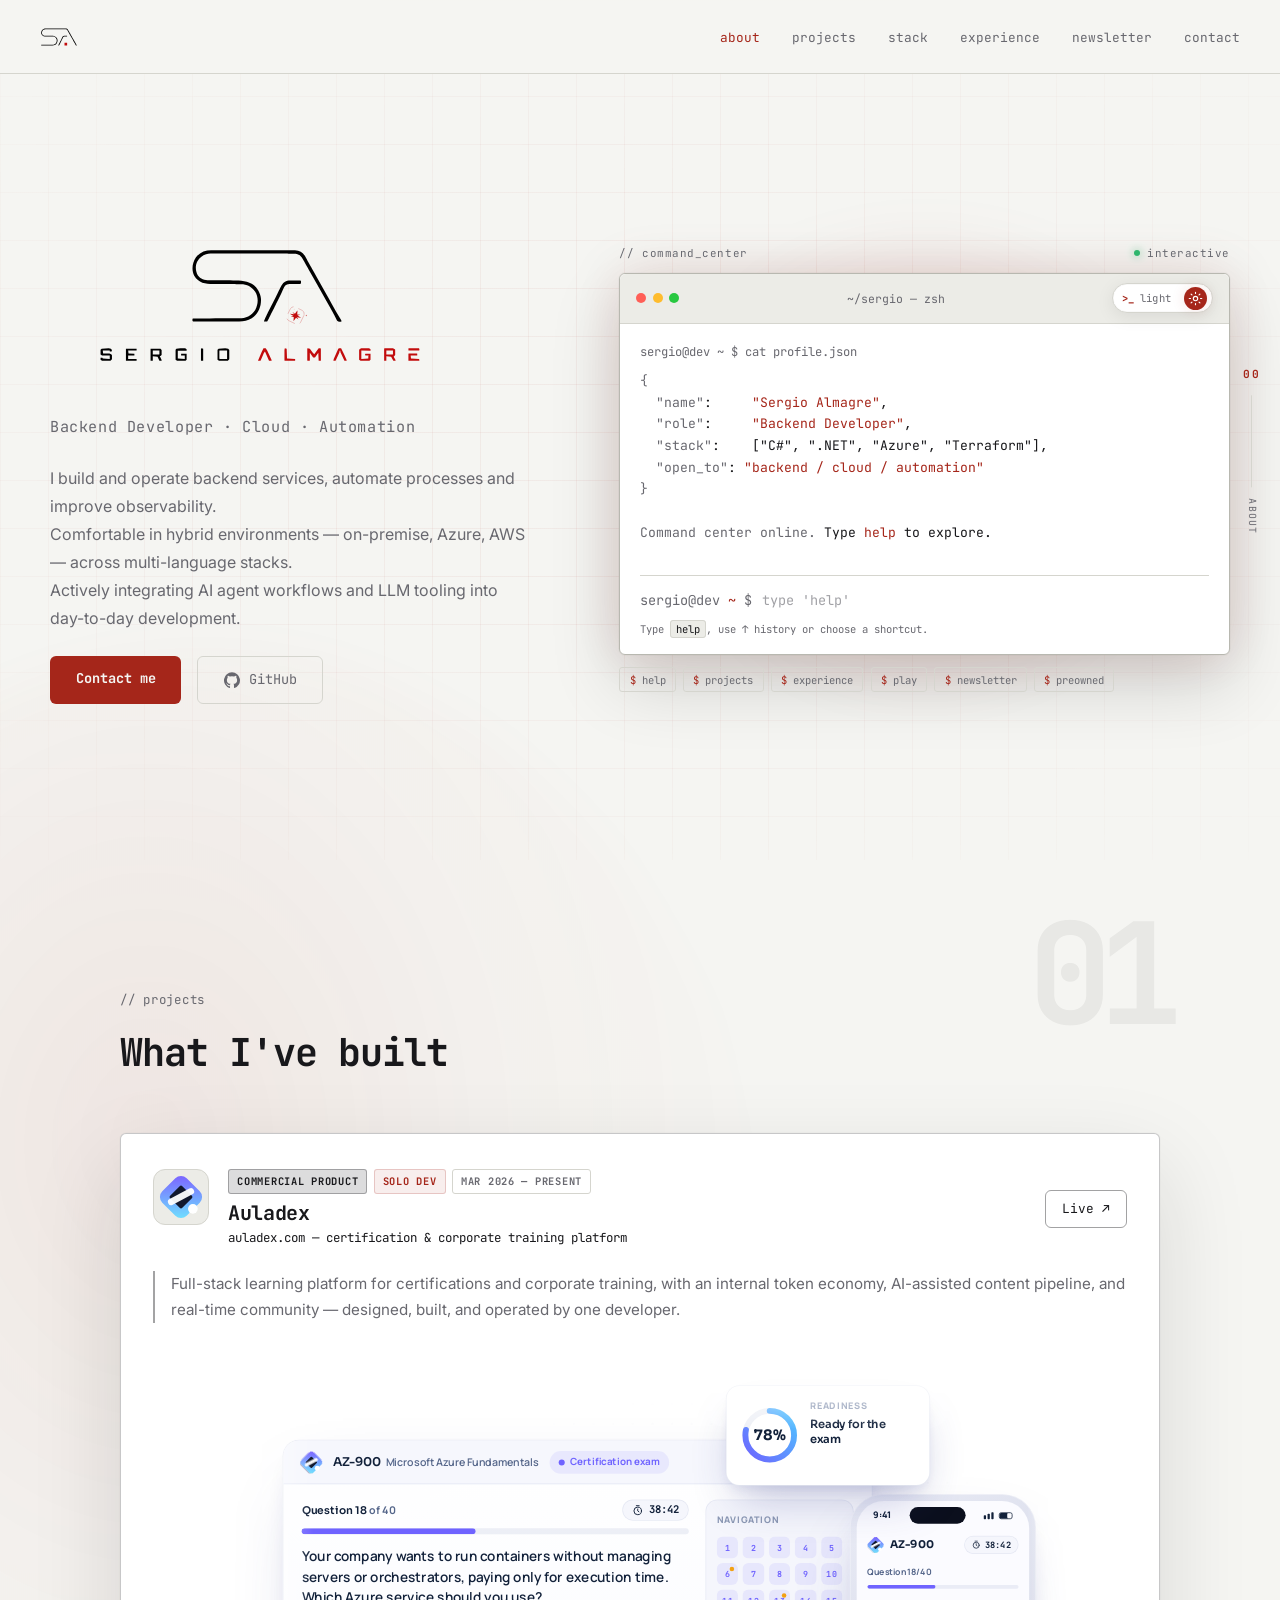
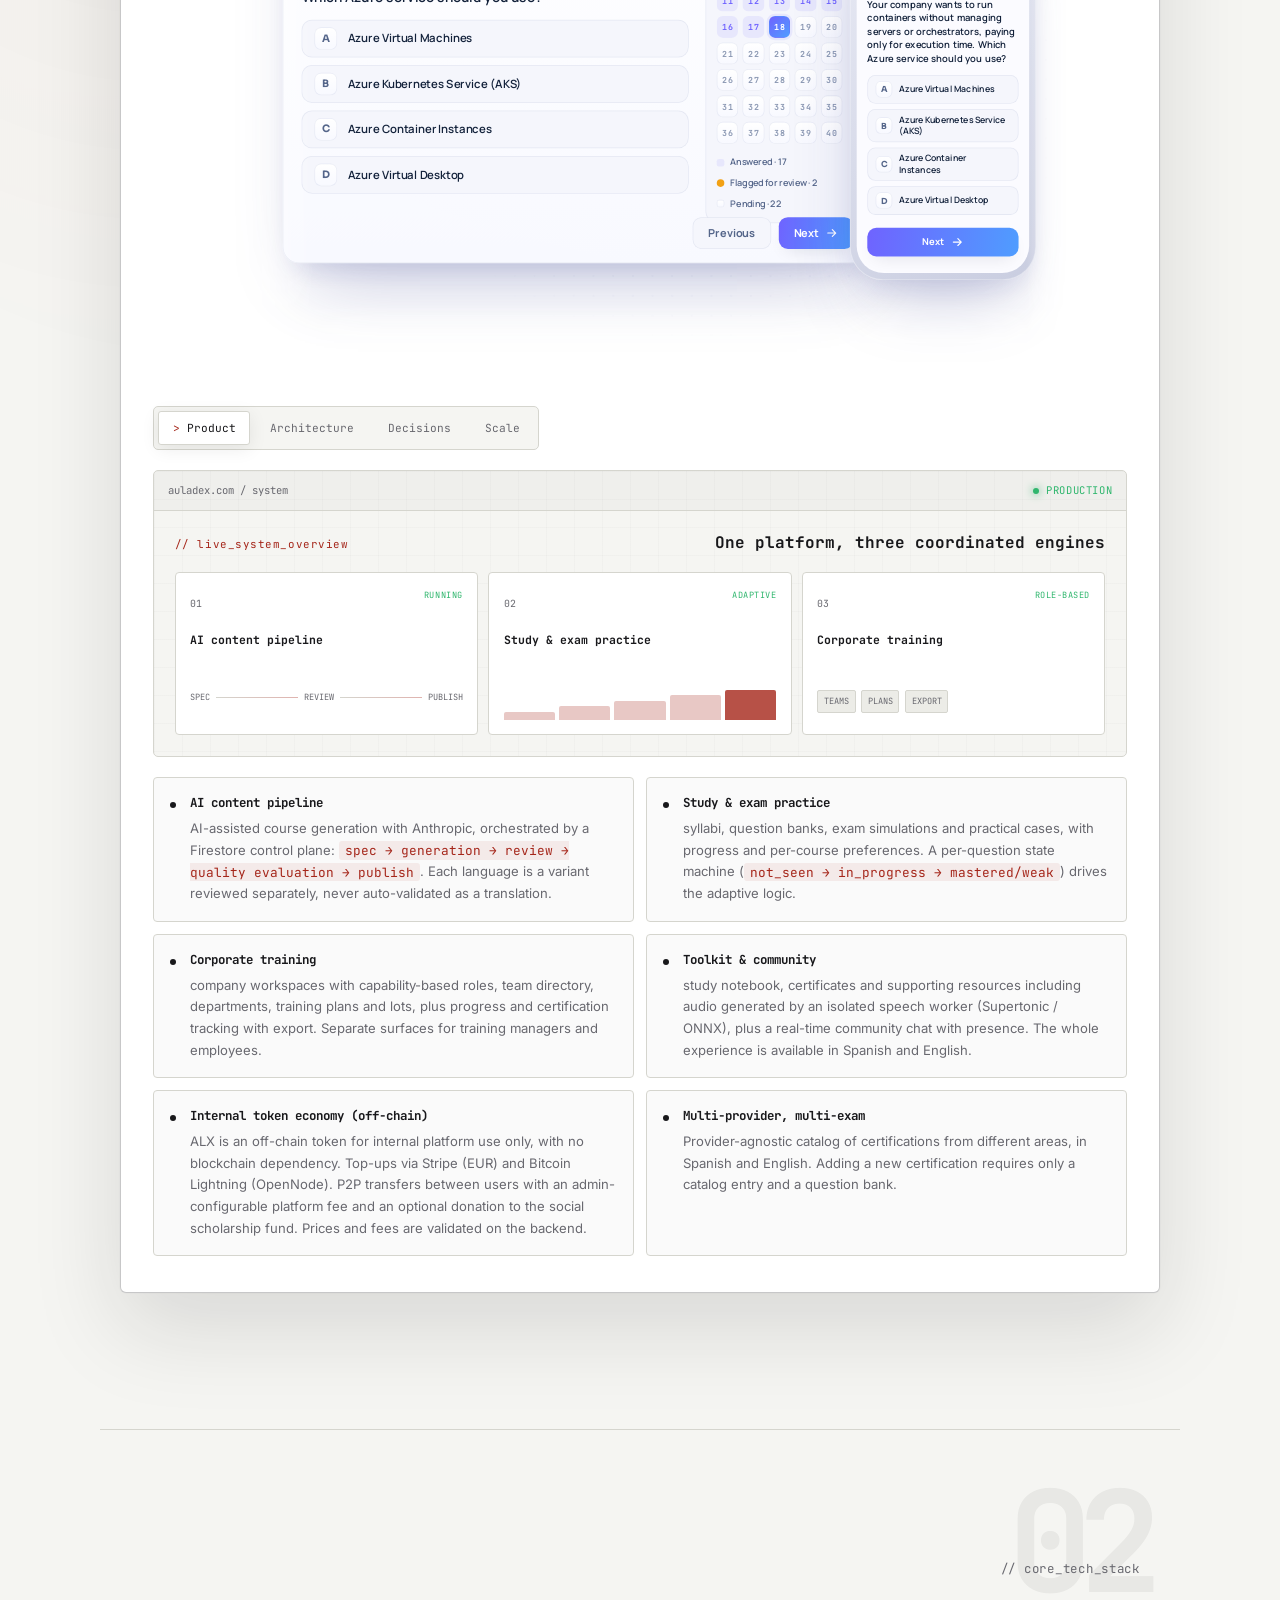
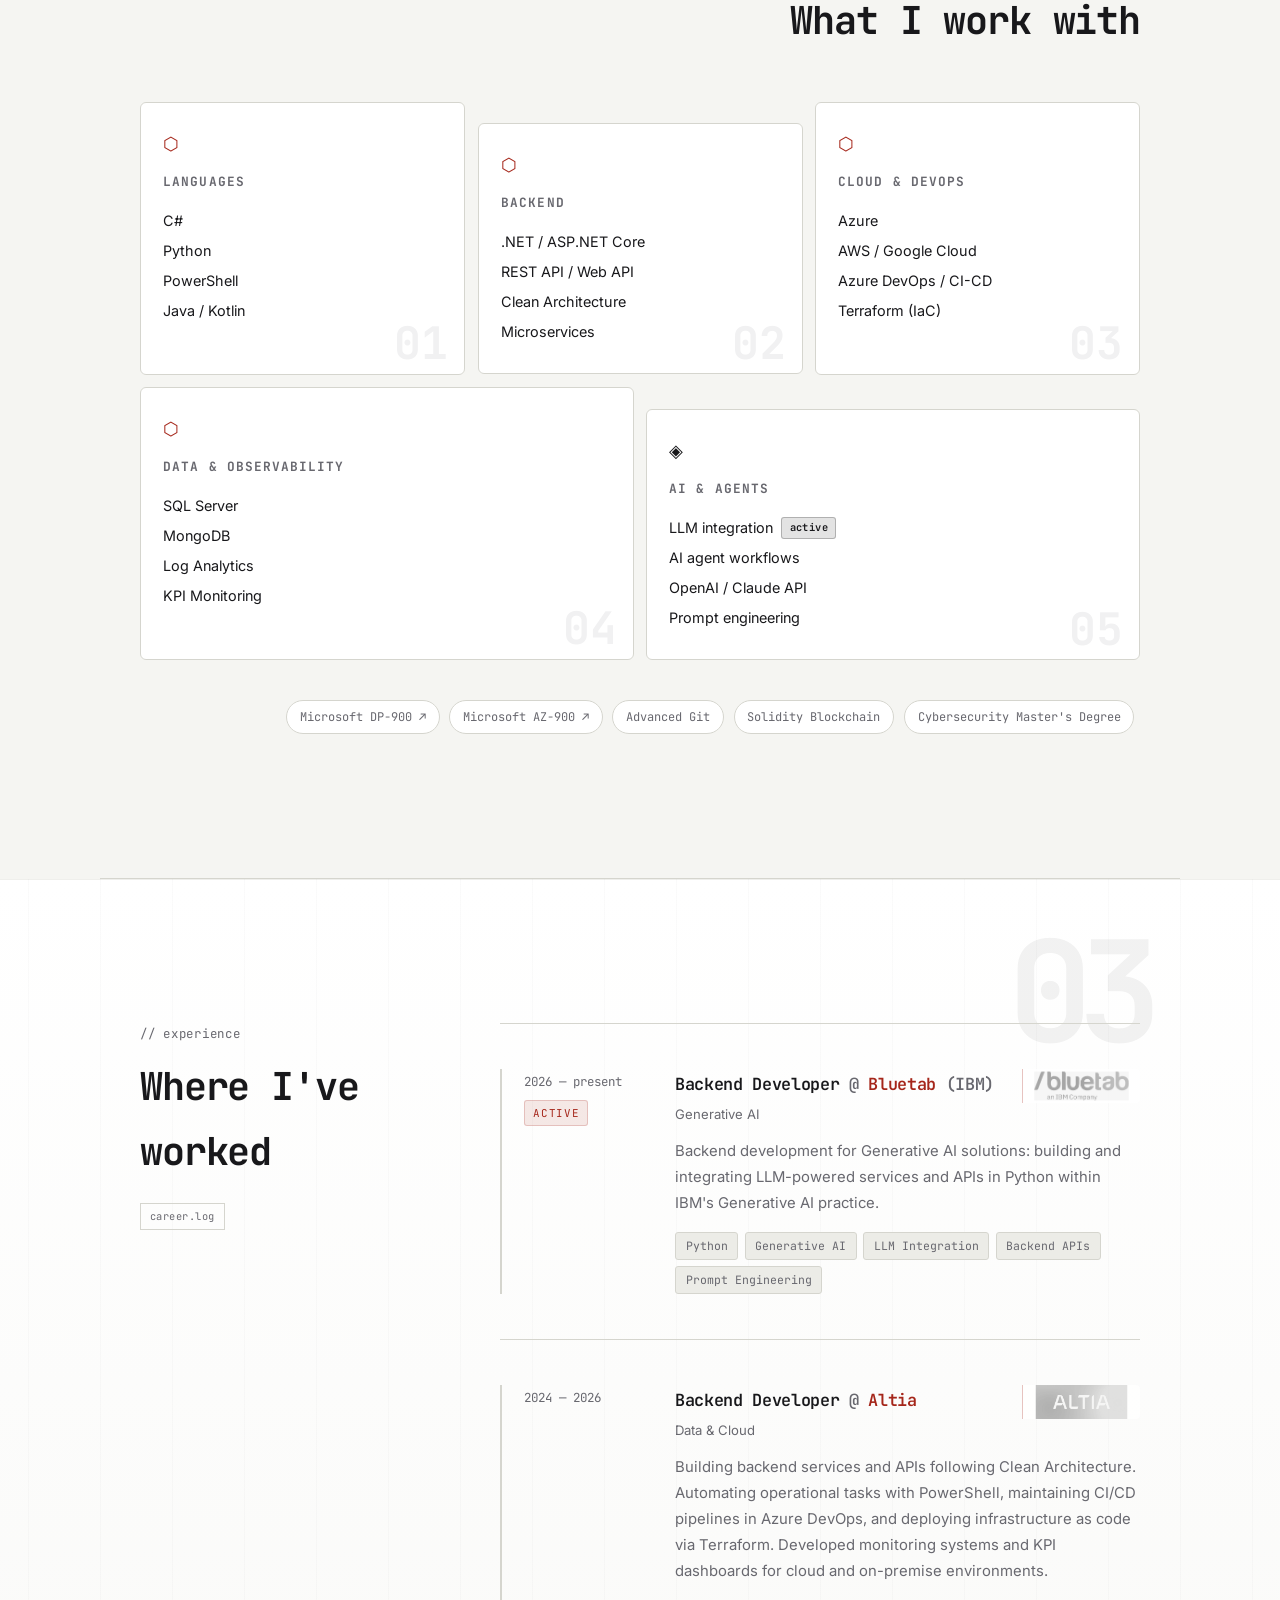
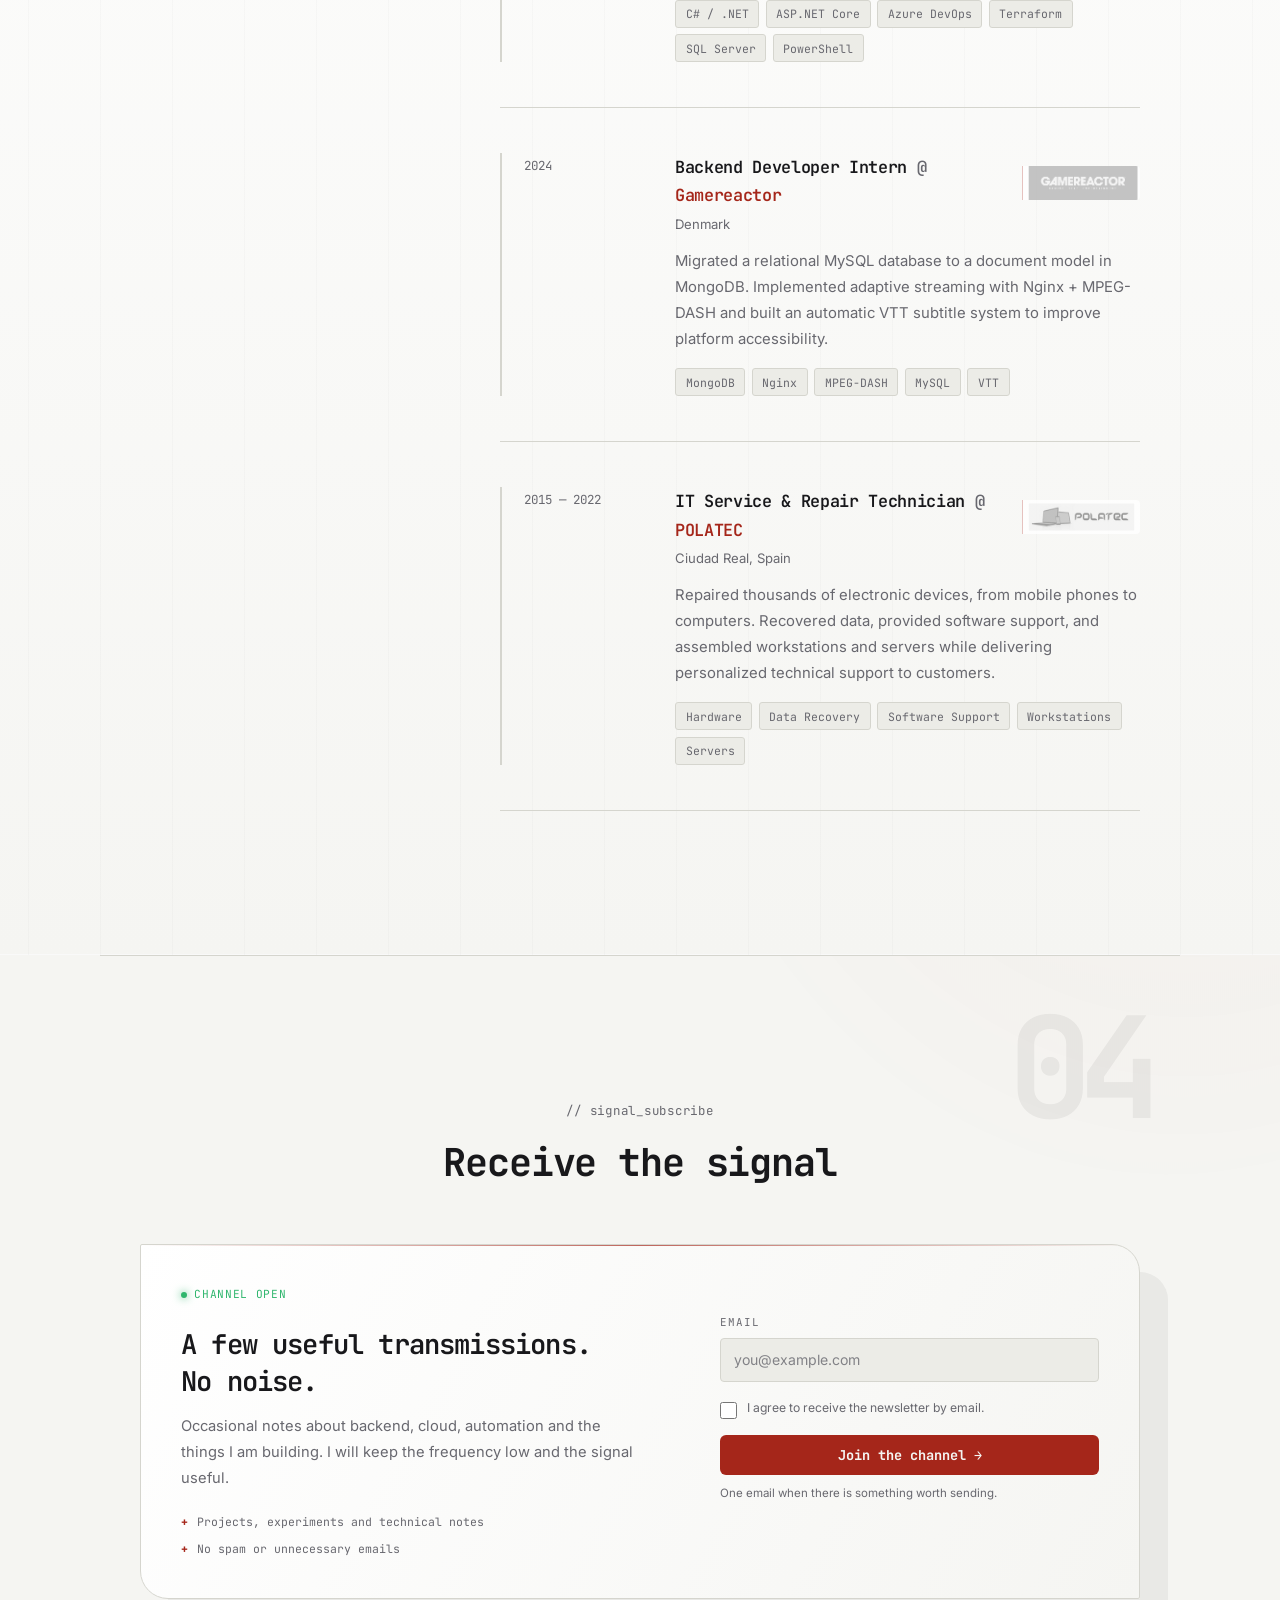
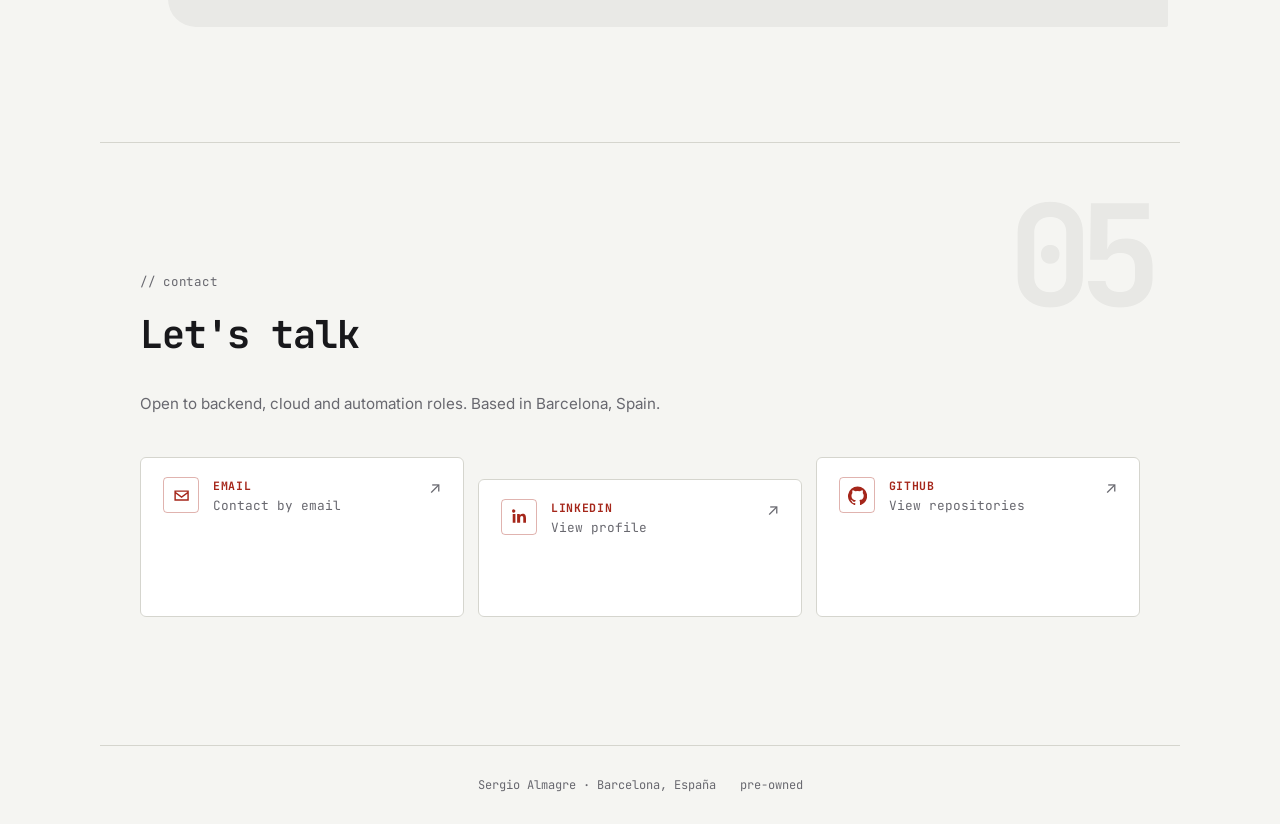
<file: index.html>
<!DOCTYPE html>
<html lang="en">

<head>
  <meta charset="UTF-8" />
  <meta name="viewport" content="width=device-width, initial-scale=1.0" />
  <base href="/" />
  <title data-i18n="index.title">Sergio Almagre — Backend Developer</title>
  <meta name="description" data-i18n-content="index.description" content="Portfolio and CV of Sergio Almagre, a backend developer specialized in Cloud, automation, robust REST APIs and advanced workflows." />
  <link rel="canonical" href="https://www.sergioalmagre.com/" />
  
  <!-- Open Graph / Facebook -->
  <meta property="og:type" content="website" />
  <meta property="og:url" content="https://www.sergioalmagre.com/" />
  <meta property="og:title" data-i18n-content="index.title" content="Sergio Almagre — Backend Developer" />
  <meta property="og:description" data-i18n-content="index.description" content="Portfolio and CV of Sergio Almagre, a backend developer specialized in Cloud, automation and robust REST APIs." />
  <meta property="og:image" content="https://www.sergioalmagre.com/assets/brand/vector_social_light_1080.png?v=1" />
  <meta property="og:image:secure_url" content="https://www.sergioalmagre.com/assets/brand/vector_social_light_1080.png?v=1" />
  <meta property="og:image:type" content="image/png" />
  <meta property="og:image:width" content="1080" />
  <meta property="og:image:height" content="1080" />
  <meta property="og:image:alt" content="Sergio Almagre" />

  <!-- Twitter -->
  <meta name="twitter:card" content="summary_large_image" />
  <meta name="twitter:url" content="https://www.sergioalmagre.com/" />
  <meta name="twitter:title" content="Sergio Almagre — Backend Developer" />
  <meta name="twitter:description" data-i18n-content="index.description" content="Portfolio and CV of Sergio Almagre, a backend developer specialized in Cloud, automation and REST APIs." />
  <meta name="twitter:image" content="https://www.sergioalmagre.com/assets/brand/vector_social_light_1080.png?v=1" />

  <link rel="preconnect" href="https://fonts.googleapis.com" />
  <link rel="preconnect" href="https://fonts.gstatic.com" crossorigin />
  <link
    href="https://fonts.googleapis.com/css2?family=JetBrains+Mono:wght@300;400;500;700&family=Inter:wght@300;400;500;600&family=Manrope:wght@500;600;700;800&family=Sora:wght@600;700;800&display=swap"
    rel="stylesheet" />
  <link rel="stylesheet" href="style.css?v=18" />
  <link rel="stylesheet" href="/assets/auladex/showcase.css?v=1" />
  <link id="theme-favicon" rel="icon" type="image/svg+xml" sizes="512x512" href="/assets/brand/favicon.svg?v=2" />
  <script src="/theme.js?v=5"></script>
  <script type="application/ld+json">
    {
      "@context": "https://schema.org",
      "@type": "Person",
      "name": "Sergio Almagre",
      "url": "https://www.sergioalmagre.com/",
      "image": "https://www.sergioalmagre.com/assets/brand/vector_social_light_1080.png?v=1",
      "jobTitle": "Backend Developer",
      "address": {
        "@type": "PostalAddress",
        "addressLocality": "Barcelona",
        "addressCountry": "ES"
      },
      "sameAs": [
        "https://github.com/SergioAlmagre",
        "https://linkedin.com/in/sergioalmagre"
      ]
    }
  </script>
</head>

<body class="home-page">

  <div class="site-ambient" aria-hidden="true"></div>

  <!-- NAV -->
  <nav class="nav st-ignore-canvas">
    <a class="nav-logo" href="/" aria-label="Sergio Almagre">
      <img src="/assets/brand/signature_white_transparent.svg"
        data-theme-src-light="/assets/brand/signature_black_transparent.svg"
        data-theme-src-dark="/assets/brand/signature_white_transparent.svg" alt="Sergio Almagre" />
    </a>
    <ul class="nav-links">
      <li><a href="#about" data-i18n="common.about">about</a></li>
      <li><a href="#projects" data-i18n="common.projects">projects</a></li>
      <li><a href="#stack" data-i18n="common.stack">stack</a></li>
      <li><a href="#experience" data-i18n="common.experience">experience</a></li>
      <li><a href="#newsletter" data-i18n="common.newsletter">newsletter</a></li>
      <li><a href="#contact" data-i18n="common.contact">contact</a></li>
    </ul>
  </nav>

  <div class="page-progress st-ignore-canvas" aria-hidden="true">
    <span class="page-progress__bar"></span>
  </div>

  <div class="scroll-hud st-ignore-canvas" aria-hidden="true">
    <span class="scroll-hud__index">00</span>
    <span class="scroll-hud__rail"><i class="scroll-hud__fill"></i></span>
    <span class="scroll-hud__label">about</span>
  </div>

  <!-- HERO -->
  <section class="hero" id="about" data-section-index="00">
    <div class="hero-inner">
      <div class="hero-copy">
        <h1 class="hero-name">
          <span class="hero-brand-wrap">
            <img class="hero-brand" src="/assets/brand/vector_transparent_light.svg?v=ai-thinking-1"
              data-theme-src-light="/assets/brand/vector_transparent_dark.svg?v=ai-thinking-1"
              data-theme-src-dark="/assets/brand/vector_transparent_light.svg?v=ai-thinking-1" alt="" />
          </span>
          <span class="sr-only" data-i18n="index.title">Sergio Almagre — Backend Developer</span>
        </h1>
        <p class="hero-role" data-i18n="index.role" data-i18n-html="true">Backend Developer <span class="dim">·</span> Cloud <span class="dim">·</span> Automation</p>

        <p class="hero-summary" data-i18n="index.summary" data-i18n-html="true">
          I build and operate backend services, automate processes and improve observability.<br>
          Comfortable in hybrid environments — on-premise, Azure, AWS — across multi-language stacks.<br>
          Actively integrating AI agent workflows and LLM tooling into day-to-day development.
        </p>

        <div class="hero-cta">
          <a href="#contact" class="btn-primary" data-i18n="index.contactMe">Contact me</a>
          <a href="https://github.com/SergioAlmagre" target="_blank" rel="noopener noreferrer" class="btn-ghost github-btn">
            <span class="github-mark" aria-hidden="true"><svg viewBox="0 0 24 24" focusable="false"><path d="M12 .5a12 12 0 0 0-3.79 23.39c.6.11.82-.26.82-.58v-2.03c-3.34.73-4.04-1.61-4.04-1.61-.55-1.39-1.34-1.76-1.34-1.76-1.09-.75.08-.74.08-.74 1.2.09 1.84 1.23 1.84 1.23 1.07 1.83 2.8 1.3 3.48.99.11-.77.42-1.3.76-1.6-2.67-.3-5.47-1.34-5.47-5.93 0-1.31.47-2.38 1.23-3.22-.12-.3-.53-1.52.12-3.17 0 0 1-.32 3.3 1.23a11.5 11.5 0 0 1 6.01 0c2.3-1.55 3.3-1.23 3.3-1.23.65 1.65.24 2.87.12 3.17.77.84 1.23 1.91 1.23 3.22 0 4.6-2.8 5.62-5.48 5.92.43.37.81 1.1.81 2.22v3.29c0 .32.22.69.83.58A12 12 0 0 0 12 .5Z" /></svg></span>
            <span>GitHub</span>
          </a>
        </div>
      </div>

      <div class="hero-console">
        <div class="hero-console__meta">
          <span data-i18n="index.commandCenter">// command_center</span>
          <span class="hero-console__status"><i aria-hidden="true"></i><span data-i18n="index.interactiveStatus">interactive</span></span>
        </div>

        <div class="terminal terminal--command" id="command-center">
          <div class="terminal-bar">
            <span class="dot red"></span>
            <span class="dot yellow"></span>
            <span class="dot green"></span>
            <span class="terminal-title">~/sergio — zsh</span>
          </div>
          <div class="terminal-body">
            <div class="terminal-output" id="terminal-output" role="log" aria-live="polite" aria-label="Terminal output" data-i18n-aria-label="terminal.outputLabel"></div>
            <form class="terminal-line terminal-input-line" id="terminal-form" autocomplete="off">
              <label class="sr-only" for="terminal-input" data-i18n="terminal.inputLabel">Terminal command</label>
              <span class="prompt">sergio@dev <span class="accent-p">~</span> $</span>
              <input class="terminal-input" id="terminal-input" type="text" inputmode="text" autocomplete="off"
                autocapitalize="off" spellcheck="false" data-i18n-placeholder="terminal.inputPlaceholder" placeholder="type 'help'" />
            </form>
            <p class="terminal-hint" data-i18n="terminal.hint" data-i18n-html="true">Type <kbd>help</kbd> or choose a shortcut.</p>
          </div>
        </div>

        <div class="terminal-shortcuts" aria-label="Terminal shortcuts" data-i18n-aria-label="terminal.shortcutsLabel">
          <button type="button" data-terminal-command="help">help</button>
          <button type="button" data-terminal-command="projects">projects</button>
          <button type="button" data-terminal-command="experience">experience</button>
          <button type="button" data-terminal-command="play">play</button>
          <button type="button" data-terminal-command="newsletter">newsletter</button>
          <button type="button" data-terminal-command="preowned">preowned</button>
        </div>
      </div>
    </div>

    <div class="hero-grid-bg" aria-hidden="true"></div>
  </section>

  <!-- PROJECTS -->
  <section class="section" id="projects" data-section-index="01">
    <p class="section-label" data-i18n="index.projectsLabel">// projects</p>
    <h2 class="section-title" data-i18n="index.built">What I've built</h2>

    <article class="project-card featured">
      <div class="project-header">
        <div class="project-logo-wrap">
          <svg xmlns="http://www.w3.org/2000/svg" viewBox="0 0 512 512" width="48" height="48"
            aria-label="Auladex logo">
            <defs>
              <linearGradient id="pg" x1="0%" y1="0%" x2="100%" y2="100%">
                <stop offset="0%" stop-color="#7c5cff" />
                <stop offset="100%" stop-color="#6ee7ff" />
              </linearGradient>
            </defs>
            <rect x="64" y="64" width="384" height="384" rx="89" ry="89" fill="url(#pg)"
              transform="rotate(45 256 256)" />
            <rect x="160" y="160" width="192" height="192" rx="21" ry="21" fill="#11182d"
              transform="rotate(45 256 256)" />
            <rect x="96" y="215" width="320" height="73" rx="36" ry="36" fill="#ffffff" fill-opacity="0.95"
              transform="rotate(-28 256 251)" />
            <circle cx="388" cy="388" r="54" fill="#ffffff" />
          </svg>
        </div>
        <div class="project-title-block">
          <div class="project-badges">
            <span class="proj-badge commercial" data-i18n="index.commercialProduct">commercial product</span>
            <span class="proj-badge solo" data-i18n="index.soloDev">solo dev</span>
            <span class="proj-badge period" data-i18n="index.projectPeriod">Mar 2026 — present</span>
          </div>
          <h3 class="project-name">Auladex</h3>
          <p class="project-domain" data-i18n="index.multiCertification">auladex.com — certification &amp; corporate training platform</p>
        </div>
        <a href="https://www.auladex.com" target="_blank" rel="noopener" class="project-live-btn" data-i18n="index.live">Live &#8599;</a>
      </div>

      <p class="project-tagline" data-i18n="index.projectTagline">
        Full-stack learning platform for certifications and corporate training, with an internal token economy, AI-assisted content pipeline, and real-time community
        &mdash; designed, built, and operated by one developer.
      </p>

      <div class="auladex-showcase" data-auladex-showcase aria-hidden="true"></div>

      <div class="case-study-shell" data-case-study>
        <div class="case-study-tabs" role="tablist" aria-label="Auladex case study" data-i18n-aria-label="index.caseStudyNavigation">
          <button type="button" role="tab" id="case-tab-overview" aria-controls="case-panel-overview" aria-selected="true" data-case-tab="overview" data-i18n="index.caseOverview">Product</button>
          <button type="button" role="tab" id="case-tab-architecture" aria-controls="case-panel-architecture" aria-selected="false" tabindex="-1" data-case-tab="architecture" data-i18n="index.caseArchitecture">Architecture</button>
          <button type="button" role="tab" id="case-tab-decisions" aria-controls="case-panel-decisions" aria-selected="false" tabindex="-1" data-case-tab="decisions" data-i18n="index.caseDecisions">Decisions</button>
          <button type="button" role="tab" id="case-tab-scale" aria-controls="case-panel-scale" aria-selected="false" tabindex="-1" data-case-tab="scale" data-i18n="index.caseScale">Scale</button>
        </div>

        <div class="case-study-panels">
          <section class="case-study-panel is-active" id="case-panel-overview" role="tabpanel" aria-labelledby="case-tab-overview" data-case-panel="overview">
            <div class="product-system-view">
              <div class="product-system-view__bar">
                <span class="product-system-view__path">auladex.com / system</span>
                <span class="product-system-view__status"><i aria-hidden="true"></i><span data-i18n="index.productionStatus">production</span></span>
              </div>
              <div class="product-system-view__body">
                <div class="product-system-view__intro">
                  <p data-i18n="index.systemOverview">// live_system_overview</p>
                  <h4 data-i18n="index.systemOverviewTitle">One platform, three coordinated engines</h4>
                </div>
                <div class="system-module-grid">
                  <article class="system-module">
                    <span class="system-module__index">01</span>
                    <span class="system-module__state">RUNNING</span>
                    <h5 data-i18n="index.aiPipeline">AI content pipeline</h5>
                    <div class="system-module__flow" aria-hidden="true"><span>spec</span><i></i><span>review</span><i></i><span>publish</span></div>
                  </article>
                  <article class="system-module">
                    <span class="system-module__index">02</span>
                    <span class="system-module__state">ADAPTIVE</span>
                    <h5 data-i18n="index.mastery">Study &amp; exam practice</h5>
                    <div class="system-module__levels" aria-hidden="true"><i></i><i></i><i></i><i></i><i></i></div>
                  </article>
                  <article class="system-module">
                    <span class="system-module__index">03</span>
                    <span class="system-module__state">ROLE-BASED</span>
                    <h5 data-i18n="index.companyTraining">Corporate training</h5>
                    <div class="system-module__providers" aria-hidden="true"><span>TEAMS</span><span>PLANS</span><span>EXPORT</span></div>
                  </article>
                </div>
              </div>
            </div>

            <div class="project-highlights project-highlights--cards">
              <article class="highlight-item">
                <span class="highlight-dot"></span>
                <div><h4 data-i18n="index.aiPipeline">AI content pipeline</h4><p data-i18n="index.aiPipelineText" data-i18n-html="true">AI-assisted course generation with Anthropic, reviewed and quality-checked before publishing.</p></div>
              </article>
              <article class="highlight-item">
                <span class="highlight-dot"></span>
                <div><h4 data-i18n="index.mastery">Study &amp; exam practice</h4><p data-i18n="index.masteryText" data-i18n-html="true">Syllabi, question banks and exam simulations with per-question mastery tracking.</p></div>
              </article>
              <article class="highlight-item">
                <span class="highlight-dot"></span>
                <div><h4 data-i18n="index.companyTraining">Corporate training</h4><p data-i18n="index.companyTrainingText" data-i18n-html="true">Company workspaces with teams, departments, training plans and exportable progress.</p></div>
              </article>
              <article class="highlight-item">
                <span class="highlight-dot"></span>
                <div><h4 data-i18n="index.studyToolkit">Toolkit &amp; community</h4><p data-i18n="index.studyToolkitText" data-i18n-html="true">Notebook, certificates, audio resources and a real-time community chat, in Spanish and English.</p></div>
              </article>
              <article class="highlight-item">
                <span class="highlight-dot"></span>
                <div><h4 data-i18n="index.tokenEconomy">Internal token economy (off-chain)</h4><p data-i18n="index.tokenEconomyText" data-i18n-html="true">Off-chain ALX token for internal platform use, with Stripe and Lightning top-ups and P2P transfers.</p></div>
              </article>
              <article class="highlight-item">
                <span class="highlight-dot"></span>
                <div><h4 data-i18n="index.multiProvider">Multi-provider, multi-exam</h4><p data-i18n="index.multiProviderText" data-i18n-html="true">Provider-agnostic certification catalog and question banks.</p></div>
              </article>
            </div>
          </section>

          <section class="case-study-panel" id="case-panel-architecture" role="tabpanel" aria-labelledby="case-tab-architecture" data-case-panel="architecture">
            <div class="architecture-map" aria-label="Auladex system architecture" data-i18n-aria-label="index.architectureLabel">
              <div class="architecture-map__flow">
                <div class="architecture-node"><small>CLIENT</small><strong>React SPA</strong><span>lazy views &middot; ES/EN</span></div>
                <i aria-hidden="true"></i>
                <div class="architecture-node architecture-node--accent"><small>API</small><strong>Express.js</strong><span>permissions &middot; rules</span></div>
                <i aria-hidden="true"></i>
                <div class="architecture-node"><small>DATA</small><strong>Firebase</strong><span>Auth &middot; Firestore &middot; RTDB</span></div>
                <i aria-hidden="true"></i>
                <div class="architecture-node"><small>INTELLIGENCE</small><strong>Anthropic</strong><span>content jobs</span></div>
              </div>
              <div class="architecture-map__services">
                <span>content worker</span><span>speech worker</span><span>render worker</span><span>Stripe / EUR</span><span>OpenNode / Lightning</span><span>Docker Compose</span><span>GitHub Actions / GHCR</span>
              </div>
            </div>

            <div class="project-arch">
              <p class="arch-label" data-i18n="index.architecture">// architecture</p>
              <pre class="arch-code">Browser &#9472;&#9472; React SPA &#9472;&#9472; Express API &#9472;&#9472; Firebase &#9472;&#9472; Anthropic
                         &#9474;               &#9474;
                  permissions      Auth &middot; Firestore
                  idempotency      RTDB &middot; Storage
                         &#9474;
                         &#9492;&#9472;&#9472; content &middot; speech &middot; render workers
                             (independent images)</pre>
            </div>

            <article class="highlight-item highlight-item--wide">
              <span class="highlight-dot"></span>
              <div><h4 data-i18n="index.rbac">RBAC with numeric priority inheritance</h4><p data-i18n="index.rbacText" data-i18n-html="true">Role enforcement at the route layer with SHA-256 payload hashing for cryptographic idempotency.</p></div>
            </article>

            <div class="project-stack-row">
              <span>React 19</span><span>Vite 6</span><span>Node.js 22</span><span>Express 4</span>
              <span>Firebase Auth</span><span>Firestore</span><span>Realtime Database</span><span>Cloud Storage</span>
              <span>Anthropic API</span><span>Supertonic / ONNX</span><span>FFmpeg</span>
              <span>Stripe</span><span>OpenNode (Lightning)</span>
              <span>Docker Compose</span><span>Nginx</span><span>GHCR</span><span>GitHub Actions</span>
              <span>Vitest</span><span>Supertest</span><span>Playwright</span>
            </div>
          </section>

          <section class="case-study-panel" id="case-panel-decisions" role="tabpanel" aria-labelledby="case-tab-decisions" data-case-panel="decisions">
            <div class="case-challenge">
              <p class="arch-label" data-i18n="index.challengeLabel">// the_challenge</p>
              <p class="case-challenge__text" data-i18n="index.challengeText">Coordinate three areas that usually live apart: a usable study experience, reviewable content, and secure operations for individuals and teams.</p>
            </div>

            <div class="project-highlights project-highlights--cards">
              <article class="highlight-item">
                <span class="highlight-dot"></span>
                <div>
                  <h4 data-i18n="index.decisionBackend">Business rules live in the backend</h4>
                  <p data-i18n="index.decisionBackendText" data-i18n-html="true">The API is the single authority for permissions, payments and critical writes.</p>
                  <p class="decision-result" data-i18n="index.decisionBackendResult">A modified client cannot bypass controls.</p>
                </div>
              </article>
              <article class="highlight-item">
                <span class="highlight-dot"></span>
                <div>
                  <h4 data-i18n="index.decisionContent">Content as a controlled lifecycle</h4>
                  <p data-i18n="index.decisionContentText" data-i18n-html="true">AI generation is one step in a managed, reviewed flow.</p>
                  <p class="decision-result" data-i18n="index.decisionContentResult">Nothing AI-generated reaches students unreviewed.</p>
                </div>
              </article>
              <article class="highlight-item">
                <span class="highlight-dot"></span>
                <div>
                  <h4 data-i18n="index.decisionWorkers">Heavy work out of the request path</h4>
                  <p data-i18n="index.decisionWorkersText" data-i18n-html="true">Content, speech and render run as separate workers with their own images.</p>
                  <p class="decision-result" data-i18n="index.decisionWorkersResult">A heavy process ships without touching the API.</p>
                </div>
              </article>
              <article class="highlight-item">
                <span class="highlight-dot"></span>
                <div>
                  <h4 data-i18n="index.decisionOps">Operable by one person</h4>
                  <p data-i18n="index.decisionOpsText" data-i18n-html="true">Health checks, request IDs, rate limits and an infra watchdog.</p>
                  <p class="decision-result" data-i18n="index.decisionOpsResult">Failures are traced to a request and a service quickly.</p>
                </div>
              </article>
            </div>

            <p class="decision-note" data-i18n="index.decisionsNote">Recorded in 4 architecture decision records · 800+ commits since March 2026</p>
          </section>

          <section class="case-study-panel" id="case-panel-scale" role="tabpanel" aria-labelledby="case-tab-scale" data-case-panel="scale">
            <div class="project-metrics">
              <div class="metric"><span class="metric-value" data-count="517">517</span><span class="metric-label" data-i18n="index.apiHandlers">API route handlers</span></div>
              <div class="metric"><span class="metric-value" data-count="10009">10,009</span><span class="metric-label" data-i18n="index.automatedTests">automated tests</span></div>
              <div class="metric"><span class="metric-value" data-count="272">272</span><span class="metric-label" data-i18n="index.automationScripts">automation scripts</span></div>
              <div class="metric"><span class="metric-value" data-count="140">140</span><span class="metric-label" data-i18n="index.sharedContracts">shared contracts</span></div>
              <div class="metric"><span class="metric-value" data-count="51">51</span><span class="metric-label" data-i18n="index.lazyViews">lazy-loaded views</span></div>
              <div class="metric"><span class="metric-value" data-count="671">671</span><span class="metric-label" data-i18n="index.frontendModules">frontend modules</span></div>
            </div>

            <article class="highlight-item highlight-item--wide">
              <span class="highlight-dot"></span>
              <div><h4 data-i18n="index.quality">Verifiable quality</h4><p data-i18n="index.qualityText" data-i18n-html="true">Unit, API-integration and browser tests, i18n audits, and per-service images published by CI.</p></div>
            </article>
          </section>
        </div>
      </div>
    </article>

  </section>

  <!-- STACK -->
  <section class="section" id="stack" data-section-index="02">
    <p class="section-label" data-i18n="index.coreStack">// core_tech_stack</p>
    <h2 class="section-title" data-i18n="index.workWith">What I work with</h2>

    <div class="stack-grid">
      <div class="stack-card">
        <span class="stack-icon">⬡</span>
        <h3 data-i18n="index.languages">Languages</h3>
        <ul>
          <li>C#</li>
          <li>Python</li>
          <li>PowerShell</li>
          <li>Java / Kotlin</li>
        </ul>
      </div>
      <div class="stack-card">
        <span class="stack-icon">⬡</span>
        <h3>Backend</h3>
        <ul>
          <li>.NET / ASP.NET Core</li>
          <li>REST API / Web API</li>
          <li>Clean Architecture</li>
          <li>Microservices</li>
        </ul>
      </div>
      <div class="stack-card">
        <span class="stack-icon">⬡</span>
        <h3 data-i18n="index.cloudDevops">Cloud & DevOps</h3>
        <ul>
          <li>Azure</li>
          <li>AWS / Google Cloud</li>
          <li>Azure DevOps / CI-CD</li>
          <li>Terraform (IaC)</li>
        </ul>
      </div>
      <div class="stack-card">
        <span class="stack-icon">⬡</span>
        <h3 data-i18n="index.dataObservability">Data & Observability</h3>
        <ul>
          <li>SQL Server</li>
          <li>MongoDB</li>
          <li>Log Analytics</li>
          <li>KPI Monitoring</li>
        </ul>
      </div>
      <div class="stack-card stack-card-ai">
        <span class="stack-icon ai-icon">◈</span>
        <h3 data-i18n="index.aiAgents">AI & Agents</h3>
        <ul>
          <li>LLM integration <span class="tag ai-tag" data-i18n="index.active">active</span></li>
          <li>AI agent workflows</li>
          <li>OpenAI / Claude API</li>
          <li>Prompt engineering</li>
        </ul>
      </div>
    </div>
    <div class="certs-row">
      <a href="https://learn.microsoft.com/en-us/users/sergioalmagre-4834/credentials/3828c3a0db013be1?ref=https%3A%2F%2Fwww.linkedin.com%2F" target="_blank" rel="noopener" class="cert-badge">Microsoft DP-900 ↗</a>
      <a href="https://www.credly.com/badges/c6795bce-af9d-4812-838c-bcec3765442d/public_url" target="_blank" rel="noopener" class="cert-badge">Microsoft AZ-900 ↗</a>
      <span class="cert-badge">Advanced Git</span>
      <span class="cert-badge">Solidity Blockchain</span>
      <span class="cert-badge" data-i18n="index.masterCybersecurity">Cybersecurity Master's Degree</span>
    </div>
  </section>

  <!-- EXPERIENCE -->
  <section class="section" id="experience" data-section-index="03">
    <div class="section-heading">
      <p class="section-label" data-i18n="index.experienceLabel">// experience</p>
      <h2 class="section-title" data-i18n="index.worked">Where I've worked</h2>
    </div>

    <div class="timeline">

      <div class="timeline-item">
        <div class="timeline-meta">
          <span class="timeline-date">2026 — present</span>
          <span class="timeline-status active" data-i18n="index.active">active</span>
        </div>
        <div class="timeline-content">
          <div class="timeline-company-header">
            <h3>Backend Developer <span class="dim">@</span> <span class="accent">Bluetab</span> <span class="dim">(IBM)</span></h3>
            <div class="timeline-company-logo timeline-company-logo--bluetab">
              <img src="/assets/companies/bluetab_logo.png" alt="Bluetab" loading="lazy" />
            </div>
          </div>
          <p class="timeline-sub" data-i18n="index.experienceBluetabTeam">Generative AI</p>
          <p class="timeline-desc" data-i18n="index.experienceBluetab">
            Backend development for Generative AI solutions: building and integrating LLM-powered services and APIs in
            Python within IBM's Generative AI practice.
          </p>
          <div class="timeline-tags">
            <span>Python</span><span>Generative AI</span><span>LLM Integration</span><span>Backend APIs</span><span>Prompt
              Engineering</span>
          </div>
        </div>
      </div>

      <div class="timeline-item">
        <div class="timeline-meta">
          <span class="timeline-date">2024 — 2026</span>
        </div>
        <div class="timeline-content">
          <div class="timeline-company-header">
            <h3>Backend Developer <span class="dim">@</span> <span class="accent">Altia</span></h3>
            <div class="timeline-company-logo timeline-company-logo--altia">
              <img src="/assets/companies/altia_logo.jpg" alt="Altia" loading="lazy" />
            </div>
          </div>
          <p class="timeline-sub">Data &amp; Cloud</p>
          <p class="timeline-desc" data-i18n="index.experienceAltia">
            Building backend services and APIs following Clean Architecture. Automating operational tasks with
            PowerShell, maintaining CI/CD pipelines in Azure DevOps, and deploying infrastructure as code via Terraform.
            Developed monitoring systems and KPI dashboards for cloud and on-premise environments.
          </p>
          <div class="timeline-tags">
            <span>C# / .NET</span><span>ASP.NET Core</span><span>Azure DevOps</span><span>Terraform</span><span>SQL
              Server</span><span>PowerShell</span>
          </div>
        </div>
      </div>

      <div class="timeline-item">
        <div class="timeline-meta">
          <span class="timeline-date">2024</span>
        </div>
        <div class="timeline-content">
          <div class="timeline-company-header">
            <h3><span data-i18n="index.intern">Backend Developer Intern</span> <span class="dim">@</span> <span class="accent">Gamereactor</span></h3>
            <div class="timeline-company-logo timeline-company-logo--gamereactor">
              <img src="/assets/companies/gamereactor_logo.jpg" alt="Gamereactor" loading="lazy" />
            </div>
          </div>
          <p class="timeline-sub">Denmark</p>
          <p class="timeline-desc" data-i18n="index.experienceGamereactor">
            Migrated a relational MySQL database to a document model in MongoDB. Implemented adaptive streaming with
            Nginx + MPEG-DASH and built an automatic VTT subtitle system to improve platform accessibility.
          </p>
          <div class="timeline-tags">
            <span>MongoDB</span><span>Nginx</span><span>MPEG-DASH</span><span>MySQL</span><span>VTT</span>
          </div>
        </div>
      </div>

      <div class="timeline-item">
        <div class="timeline-meta">
          <span class="timeline-date">2015 &mdash; 2022</span>
        </div>
        <div class="timeline-content">
          <div class="timeline-company-header">
            <h3><span data-i18n="index.polatecRole">IT Service &amp; Repair Technician</span> <span class="dim">@</span> <span class="accent">POLATEC</span></h3>
            <div class="timeline-company-logo timeline-company-logo--polatec">
              <img src="/assets/companies/polatec_logo.jpg" alt="Polatec" loading="lazy" />
            </div>
          </div>
          <p class="timeline-sub" data-i18n="index.polatecLocation">Ciudad Real, Spain</p>
          <p class="timeline-desc" data-i18n="index.experiencePolatec">
            Repaired thousands of electronic devices, from mobile phones to computers. Recovered data, provided software support, and assembled workstations and servers while delivering personalized technical support to customers.
          </p>
          <div class="timeline-tags">
            <span>Hardware</span><span>Data Recovery</span><span>Software Support</span><span>Workstations</span><span>Servers</span>
          </div>
        </div>
      </div>

    </div>
  </section>

  <!-- NEWSLETTER -->
  <section class="section newsletter-section animate-on-scroll" id="newsletter" data-section-index="04">
    <p class="section-label" data-i18n="index.newsletterLabel">// signal_subscribe</p>
    <h2 class="section-title" data-i18n="index.newsletterTitle">Receive the signal</h2>

    <div class="newsletter-card">
      <div class="newsletter-copy">
        <div class="newsletter-meta">
          <span class="newsletter-status"><i aria-hidden="true"></i><span data-i18n="index.newsletterStatus">channel open</span></span>
        </div>
        <h3 data-i18n="index.newsletterHeading">A few useful transmissions. No noise.</h3>
        <p data-i18n="index.newsletterDescription">Occasional notes about backend, cloud, automation and the things I am building. I will keep the frequency low and the signal useful.</p>
        <ul class="newsletter-points">
          <li data-i18n="index.newsletterPointOne">Projects, experiments and technical notes</li>
          <li data-i18n="index.newsletterPointThree">No spam or unnecessary emails</li>
        </ul>
      </div>

      <form class="newsletter-form" id="newsletter-form" autocomplete="on">
        <div class="newsletter-field">
          <label for="newsletter-email" data-i18n="index.newsletterEmailLabel">Email</label>
          <input id="newsletter-email" name="email" type="email" autocomplete="email" maxlength="254" required
            data-i18n-placeholder="index.newsletterEmailPlaceholder" placeholder="you@example.com" />
        </div>

        <div class="newsletter-consent">
          <input id="newsletter-consent" name="consent" type="checkbox" required />
          <label for="newsletter-consent" data-i18n="index.newsletterConsent">I agree to receive the newsletter by email.</label>
        </div>

        <!-- Honeypot for simple automated submissions. It stays invisible to people. -->
        <div class="newsletter-trap">
          <label for="newsletter-website">Website</label>
          <input id="newsletter-website" name="website" type="text" tabindex="-1" autocomplete="off" />
        </div>

        <button class="newsletter-submit btn-primary" type="submit" data-i18n="index.newsletterSubmit">Join the channel →</button>
        <p class="newsletter-note" data-i18n="index.newsletterNote">One email when there is something worth sending.</p>
        <p class="newsletter-feedback" id="newsletter-feedback" role="status" aria-live="polite"></p>
      </form>
    </div>
  </section>

  <!-- CONTACT -->
  <section class="section" id="contact" data-section-index="05">
    <p class="section-label">// contact</p>
    <h2 class="section-title" data-i18n="index.letsTalk">Let's talk</h2>
    <p class="contact-sub" data-i18n="index.contactSub">Open to backend, cloud and automation roles. Based in Barcelona, Spain.</p>

    <div class="contact-links">
      <a href="mailto:info@sergioalmagre.com" class="contact-card" data-i18n-aria-label="index.contactEmailAction" aria-label="Contact by email">
        <span class="contact-icon contact-icon--email" aria-hidden="true">
          <svg viewBox="0 0 24 24" focusable="false"><path d="M3 5.5h18v13H3v-13Zm1.8 1.8v.3l7.2 5.1 7.2-5.1v-.3H4.8Zm14.4 9.4V9.8L12 14.9 4.8 9.8v6.9h14.4Z" /></svg>
        </span>
        <span class="contact-card__content">
          <span class="contact-service">Email</span>
          <span class="contact-action" data-i18n="index.contactEmailAction">Contact by email</span>
        </span>
        <span class="contact-arrow" aria-hidden="true">&#8599;</span>
      </a>
      <a href="https://linkedin.com/in/sergioalmagre" target="_blank" rel="noopener noreferrer" class="contact-card" data-i18n-aria-label="index.contactLinkedInAriaLabel" aria-label="View LinkedIn profile">
        <span class="contact-icon contact-icon--linkedin" aria-hidden="true">
          <svg viewBox="0 0 24 24" focusable="false"><path d="M5.1 7.1A2.1 2.1 0 1 1 5.1 3a2.1 2.1 0 0 1 0 4.1ZM3.4 8.7h3.4v11.1H3.4V8.7Zm5.5 0h3.3v1.5h.1c.5-.9 1.6-1.9 3.4-1.9 3.6 0 4.3 2.4 4.3 5.5v6h-3.4v-5.4c0-1.3 0-3-1.8-3s-2.1 1.4-2.1 2.9v5.5H8.9V8.7Z" /></svg>
        </span>
        <span class="contact-card__content">
          <span class="contact-service">LinkedIn</span>
          <span class="contact-action" data-i18n="index.contactLinkedInAction">View profile</span>
        </span>
        <span class="contact-arrow" aria-hidden="true">&#8599;</span>
      </a>
      <a href="https://github.com/SergioAlmagre" target="_blank" rel="noopener noreferrer" class="contact-card" data-i18n-aria-label="index.contactGithubAriaLabel" aria-label="View GitHub repositories">
        <span class="contact-icon contact-icon--github" aria-hidden="true">
          <svg viewBox="0 0 24 24" focusable="false"><path d="M12 .5a12 12 0 0 0-3.79 23.39c.6.11.82-.26.82-.58v-2.03c-3.34.73-4.04-1.61-4.04-1.61-.55-1.39-1.34-1.76-1.34-1.76-1.09-.75.08-.74.08-.74 1.2.09 1.84 1.23 1.84 1.23 1.07 1.83 2.8 1.3 3.48.99.11-.77.42-1.3.76-1.6-2.67-.3-5.47-1.34-5.47-5.93 0-1.31.47-2.38 1.23-3.22-.12-.3-.53-1.52.12-3.17 0 0 1-.32 3.3 1.23a11.5 11.5 0 0 1 6.01 0c2.3-1.55 3.3-1.23 3.3-1.23.65 1.65.24 2.87.12 3.17.77.84 1.23 1.91 1.23 3.22 0 4.6-2.8 5.62-5.48 5.92.43.37.81 1.1.81 2.22v3.29c0 .32.22.69.83.58A12 12 0 0 0 12 .5Z" /></svg>
        </span>
        <span class="contact-card__content">
          <span class="contact-service">GitHub</span>
          <span class="contact-action" data-i18n="index.contactGithubAction">View repositories</span>
        </span>
        <span class="contact-arrow" aria-hidden="true">&#8599;</span>
      </a>
    </div>
  </section>

  <footer class="footer">
    <span>Sergio Almagre · Barcelona, España</span>
    <a href="/preowned" data-i18n="common.preowned">pre-owned</a>
  </footer>

  <script src="i18n.js?v=6"></script>
  <script src="main.js?v=11"></script>
  <script src="/assets/auladex/showcase-markup.js?v=1"></script>
  <script src="/assets/auladex/showcase.js?v=1"></script>
</body>

</html>
</file>
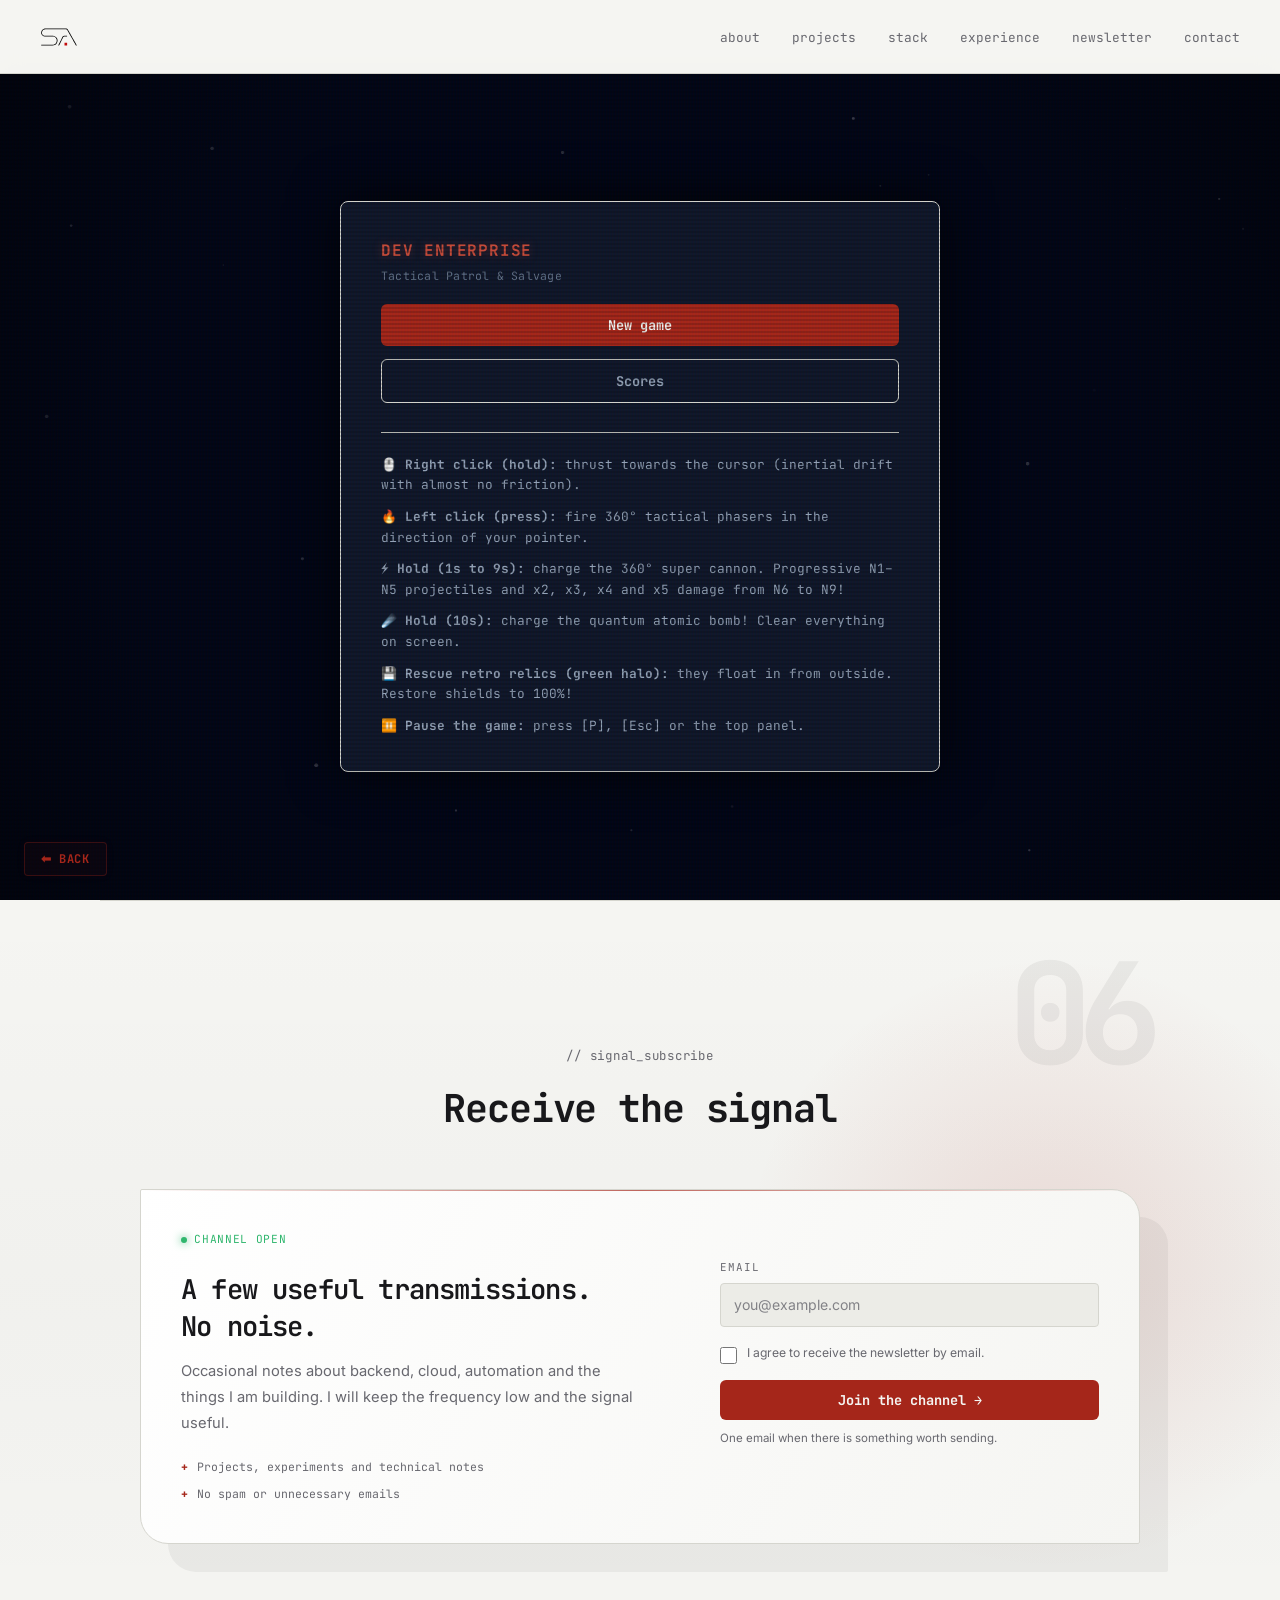
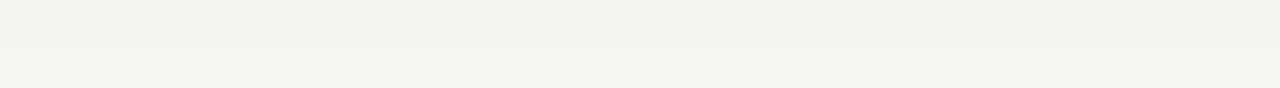
<file: devtrek.html>
<!DOCTYPE html>
<html lang="en">
<head>
  <meta charset="UTF-8">
  <meta name="viewport" content="width=device-width, initial-scale=1.0">
  <base href="/">
  <title data-i18n="index.arcadeTitle">Dev Enterprise — Sergio Almagre</title>
  <link rel="canonical" href="https://www.sergioalmagre.com/devtrek" />
  <meta name="description" data-i18n-content="index.arcadeDescription" content="Dev Enterprise arcade game by Sergio Almagre. Tactical Patrol & Salvage." />
  <meta property="og:type" content="website" />
  <meta property="og:url" content="https://www.sergioalmagre.com/devtrek" />
  <meta property="og:title" content="Dev Enterprise — Sergio Almagre" />
  <meta property="og:description" content="Dev Enterprise arcade game by Sergio Almagre. Tactical Patrol & Salvage." />
  <meta property="og:image" content="https://www.sergioalmagre.com/assets/brand/vector_social_light_1080.png?v=1" />
  <meta property="og:image:secure_url" content="https://www.sergioalmagre.com/assets/brand/vector_social_light_1080.png?v=1" />
  <meta property="og:image:type" content="image/png" />
  <meta property="og:image:width" content="1080" />
  <meta property="og:image:height" content="1080" />
  <meta property="og:image:alt" content="Sergio Almagre" />
  <meta name="twitter:card" content="summary_large_image" />
  <meta name="twitter:image" content="https://www.sergioalmagre.com/assets/brand/vector_social_light_1080.png?v=1" />
  <script type="application/ld+json">
    {
      "@context": "https://schema.org",
      "@type": "VideoGame",
      "name": "Dev Enterprise",
      "description": "Dev Enterprise arcade game by Sergio Almagre. Tactical Patrol & Salvage.",
      "url": "https://www.sergioalmagre.com/devtrek",
      "author": {
        "@type": "Person",
        "name": "Sergio Almagre",
        "url": "https://www.sergioalmagre.com/"
      },
      "genre": "Arcade",
      "gamePlatform": "Web browser",
      "applicationCategory": "Game"
    }
  </script>
  <link rel="preconnect" href="https://fonts.googleapis.com" />
  <link rel="preconnect" href="https://fonts.gstatic.com" crossorigin />
  <link href="https://fonts.googleapis.com/css2?family=JetBrains+Mono:wght@300;400;500;700&family=Inter:wght@300;400;500;600;800&display=swap" rel="stylesheet" />
  <link rel="stylesheet" href="style.css?v=17" />
  <link id="theme-favicon" rel="icon" type="image/svg+xml" sizes="512x512" href="/assets/brand/favicon.svg?v=2" />
  <script src="/theme.js?v=5"></script>
</head>
<body class="devtrek-page" data-theme-toggle="off">

  <!-- NAV -->
  <nav class="nav st-ignore-canvas">
    <a class="nav-logo" href="/" aria-label="Sergio Almagre">
      <img src="/assets/brand/signature_white_transparent.svg"
        data-theme-src-light="/assets/brand/signature_black_transparent.svg"
        data-theme-src-dark="/assets/brand/signature_white_transparent.svg" alt="Sergio Almagre" />
    </a>
    <ul class="nav-links">
      <li><a href="/#about" data-i18n="common.about">about</a></li>
      <li><a href="/#projects" data-i18n="common.projects">projects</a></li>
      <li><a href="/#stack" data-i18n="common.stack">stack</a></li>
      <li><a href="/#experience" data-i18n="common.experience">experience</a></li>
      <li><a href="#newsletter" data-nav-section="newsletter" data-i18n="common.newsletter">newsletter</a></li>
      <li><a href="/#contact" data-i18n="common.contact">contact</a></li>
    </ul>
  </nav>

  <!-- RETRO ARCADE CONTAINER -->
  <main>
  <div class="devtrek-game-stage">
  <div class="st-modal" id="st-arcade-modal" style="z-index: 10; font-family: var(--font-mono);">
    <div class="st-scanline"></div>
    
    <div class="st-root">
      <button class="st-modal-close st-ignore-canvas" id="st-modal-close-btn" data-i18n="game.back" data-i18n-title="game.backTitle" title="Back to portfolio">⬅ BACK</button>
      <button type="button" class="st-mobile-shoot-btn st-ignore-canvas">⚡</button>
      <canvas class="st-canvas"></canvas>
      
      <!-- HUD de juego -->
      <div class="st-hud st-hidden st-ignore-canvas">
        <div class="st-hud-row">
          <div class="st-hud-left">
            <h1 class="st-title">DEV ENTERPRISE</h1>
            <p class="st-hud-mini" data-i18n="game.registry">Registry: NCC-1701</p>
            <p class="st-hud-mini st-hud-status" data-i18n="game.patrolActive">Status: Inertial patrol active</p>
            <div class="st-shield-row">
              <span class="st-hud-mini" data-i18n="game.shields">Shields:</span>
              <div class="st-shield-track">
                <div class="st-shield-fill st-shield-full" style="width: 100%;"></div>
              </div>
            </div>
          </div>

          <div class="st-hud-right">
            <div class="st-hud-controls">
              <button type="button" class="st-icon-btn st-btn-mute" data-i18n-title="game.mute" title="Silenciar todo">🔊</button>
              <button type="button" class="st-icon-btn st-btn-pause" data-i18n-title="game.pause" title="Pausar partida (P / Esc)">⏸</button>
              <span class="st-alert-led"></span>
              <span class="st-alert-text">GREEN CONDITION</span>
            </div>
            <p class="st-hud-mini" data-i18n="game.inertia">Inertia: zero gravity</p>
            <p class="st-score" data-i18n="game.score">Score: 0</p>
            <p class="st-threat-label" data-i18n="game.threatLow">Threat: low</p>
          </div>
        </div>
      </div>

      <!-- Menú principal -->
      <div class="st-intro-overlay st-intro-overlay-menu st-hidden">
        <div class="st-instructions-card st-ignore-canvas">
          <h2 class="st-title">DEV ENTERPRISE</h2>
          <p class="st-hud-mini" style="margin-bottom: 18px;" data-i18n="game.patrol">Tactical Patrol & Salvage</p>

          <div class="st-menu-actions">
            <button type="button" class="st-btn st-btn-primary st-btn-new" data-i18n="game.newGame">Nueva partida</button>
            <button type="button" class="st-btn st-btn-secondary st-btn-scores" data-i18n="game.scores">Puntuaciones</button>
          </div>

          <ul class="st-instructions-list">
            <li><strong>🖱️ Right click (hold):</strong> thrust towards the cursor (inertial drift with almost no friction).</li>
            <li><strong>🔥 Left click (press):</strong> fire 360° tactical phasers in the direction of your pointer.</li>
            <li><strong>⚡ Hold (1s to 9s):</strong> charge the 360° super cannon. Progressive N1–N5 projectiles and x2, x3, x4 and x5 damage from N6 to N9!</li>
            <li><strong>☄️ Hold (10s):</strong> charge the quantum atomic bomb! Clear everything on screen.</li>
            <li><strong>💾 Rescue retro relics (green halo):</strong> they float in from outside. Restore shields to 100%!</li>
            <li><strong>⏸️ Pause the game:</strong> press [P], [Esc] or the top panel.</li>
          </ul>
        </div>
      </div>

      <!-- Puntuaciones -->
      <div class="st-intro-overlay st-intro-overlay-scores st-hidden">
        <div class="st-instructions-card st-ignore-canvas">
          <h2 class="st-title" data-i18n="game.scores">Puntuaciones</h2>
          <div class="st-history-container"></div>
          <button type="button" class="st-btn st-btn-secondary st-btn-back" data-i18n="game.backMenu" style="margin-top: 16px;">Back to menu</button>
        </div>
      </div>

      <!-- Fin de partida -->
      <div class="st-gameover-overlay st-hidden">
        <div class="st-instructions-card st-ignore-canvas" style="max-width: 520px; text-align: center;">
          <h2 class="st-gameover-title" data-i18n="game.gameover">Sistemas colapsados</h2>
          <p class="st-hud-mini" data-i18n="game.damage" style="margin-bottom: 15px;">The Dev Enterprise has suffered critical structural damage.</p>

          <div class="st-trophy-card">
            <p class="st-trophy-label" data-i18n="game.trophy">Mission trophy</p>
            <p class="st-trophy-score" data-i18n="game.points">0 points</p>
            <div class="st-trophy-details">
              <span class="st-trophy-date">📅 --</span>
              <span class="st-trophy-time">⏱️ --</span>
              <span class="st-trophy-threat">🚨 GREEN CONDITION</span>
            </div>
            <p class="st-hud-mini" data-i18n="game.screenshot" style="margin-top: 10px;">
              Take a screenshot of this trophy to share it with your crewmates.
            </p>
          </div>

          <div class="st-menu-actions" style="margin-top: 20px;">
            <button type="button" class="st-btn st-btn-primary st-btn-restart" data-i18n="game.restart">Reiniciar patrulla</button>
            <button type="button" class="st-btn st-btn-secondary st-btn-menu-back" data-i18n="game.backMenu">Back to menu</button>
          </div>

          <div class="st-history-container" style="margin-top: 20px; text-align: left;"></div>
        </div>
      </div>
    </div>
  </div>

  </div>

  <!-- NEWSLETTER -->
  <section class="section newsletter-section devtrek-newsletter-section" id="newsletter" data-section-index="06">
    <p class="section-label" data-i18n="index.newsletterLabel">// signal_subscribe</p>
    <h2 class="section-title" data-i18n="index.newsletterTitle">Receive the signal</h2>

    <div class="newsletter-card">
      <div class="newsletter-copy">
        <div class="newsletter-meta">
          <span class="newsletter-status"><i aria-hidden="true"></i><span data-i18n="index.newsletterStatus">channel open</span></span>
        </div>
        <h3 data-i18n="index.newsletterHeading">A few useful transmissions. No noise.</h3>
        <p data-i18n="index.newsletterDescription">Occasional notes about backend, cloud, automation and the things I am building. I will keep the frequency low and the signal useful.</p>
        <ul class="newsletter-points">
          <li data-i18n="index.newsletterPointOne">Projects, experiments and technical notes</li>
          <li data-i18n="index.newsletterPointThree">No spam or unnecessary emails</li>
        </ul>
      </div>

      <form class="newsletter-form" id="newsletter-form" autocomplete="on">
        <div class="newsletter-field">
          <label for="newsletter-email" data-i18n="index.newsletterEmailLabel">Email</label>
          <input id="newsletter-email" name="email" type="email" autocomplete="email" maxlength="254" required
            data-i18n-placeholder="index.newsletterEmailPlaceholder" placeholder="you@example.com" />
        </div>

        <div class="newsletter-consent">
          <input id="newsletter-consent" name="consent" type="checkbox" required />
          <label for="newsletter-consent" data-i18n="index.newsletterConsent">I agree to receive the newsletter by email.</label>
        </div>

        <!-- Honeypot for simple automated submissions. It stays invisible to people. -->
        <div class="newsletter-trap">
          <label for="newsletter-website">Website</label>
          <input id="newsletter-website" name="website" type="text" tabindex="-1" autocomplete="off" />
        </div>

        <button class="newsletter-submit btn-primary" type="submit" data-i18n="index.newsletterSubmit">Join the channel →</button>
        <p class="newsletter-note" data-i18n="index.newsletterNote">One email when there is something worth sending.</p>
        <p class="newsletter-feedback" id="newsletter-feedback" role="status" aria-live="polite"></p>
      </form>
    </div>
  </section>
  </main>

  <script src="i18n.js?v=6"></script>
  <script src="game.js?v=4"></script>
  <script>
    document.addEventListener("DOMContentLoaded", () => {
      const container = document.getElementById('st-arcade-modal');
      const gameInstance = new window.DevGame(container);

      // Handle close/back button
      const closeBtn = document.getElementById('st-modal-close-btn');
      if (closeBtn) {
        closeBtn.addEventListener('click', () => {
          window.location.href = window.I18n?.url('/') || '/';
        });
      }

      // Esc key to go back if not in active gameplay
      window.addEventListener('keydown', (e) => {
        if (e.key === 'Escape') {
          if (gameInstance && (gameInstance.phase === 'menu' || gameInstance.phase === 'gameover' || gameInstance.phase === 'scores')) {
          window.location.href = window.I18n?.url('/') || '/';
          }
        }
      });
    });
  </script>
  <script src="main.js?v=11"></script>
</body>
</html>
</file>
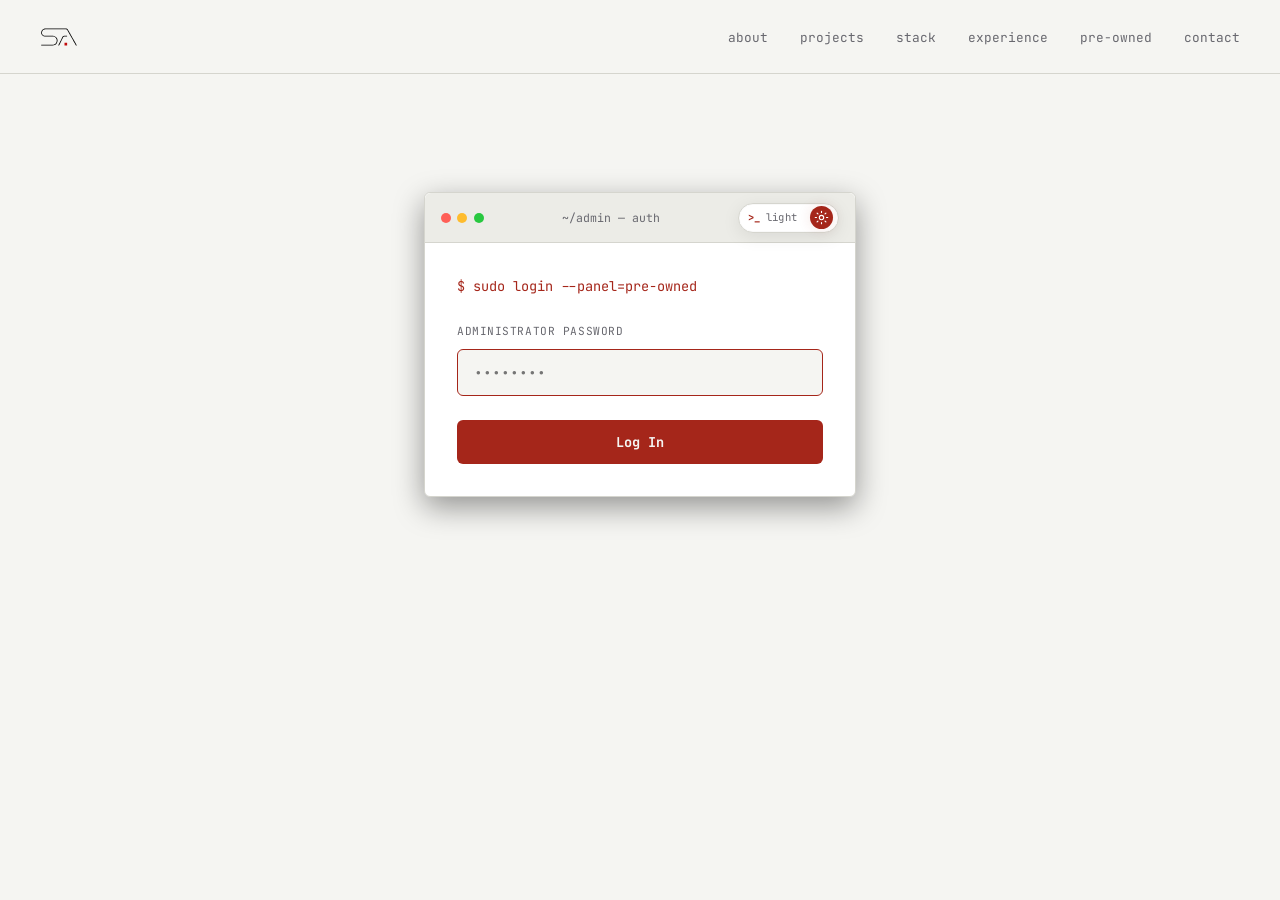
<file: login.html>
<!DOCTYPE html>
<html lang="es">
<head>
  <meta charset="UTF-8">
  <meta name="viewport" content="width=device-width, initial-scale=1.0">
  <meta name="robots" content="noindex, nofollow, noarchive">
  <base href="/">
  <title data-i18n="login.title">Acceso Admin — Sergio Almagre</title>
  
  <link rel="preconnect" href="https://fonts.googleapis.com" />
  <link rel="preconnect" href="https://fonts.gstatic.com" crossorigin />
  <link href="https://fonts.googleapis.com/css2?family=JetBrains+Mono:wght@300;400;500;700&family=Inter:wght@300;400;500;600&display=swap" rel="stylesheet" />
  
  <link rel="stylesheet" href="style.css?v=13" />
  <link rel="stylesheet" href="preowned.css" />
  <link id="theme-favicon" rel="icon" type="image/svg+xml" sizes="512x512" href="/assets/brand/favicon.svg?v=2" />
  <script src="/theme.js?v=5"></script>
  <style>
    .login-container {
      max-width: 480px;
      margin: 12rem auto 6rem;
      padding: 0 1.5rem;
    }
    .login-terminal {
      background: var(--bg2);
      border: 1px solid var(--border);
      border-radius: var(--radius);
      overflow: hidden;
      box-shadow: 0 10px 30px rgba(0, 0, 0, 0.4);
    }
    .login-body {
      padding: 2rem;
    }
    .login-prompt {
      font-family: var(--font-mono);
      font-size: 0.85rem;
      color: var(--accent);
      margin-bottom: 1.5rem;
    }
    .login-input-group {
      margin-bottom: 1.5rem;
      display: flex;
      flex-direction: column;
      gap: 0.5rem;
    }
    .login-input-group label {
      font-family: var(--font-mono);
      font-size: 0.7rem;
      color: var(--text-dim);
      text-transform: uppercase;
      letter-spacing: 0.05em;
    }
    .login-input-group input {
      background: var(--bg);
      border: 1px solid var(--border);
      color: var(--text);
      padding: 0.8rem 1rem;
      font-family: var(--font-mono);
      font-size: 0.9rem;
      border-radius: var(--radius);
      outline: none;
      transition: border-color 0.2s;
    }
    .login-input-group input:focus {
      border-color: var(--accent);
    }
    .login-btn {
      width: 100%;
      padding: 0.8rem;
      border: none;
      cursor: pointer;
      text-align: center;
      display: block;
    }
    .error-msg {
      color: #ef4444;
      font-family: var(--font-mono);
      font-size: 0.8rem;
      margin-top: 1rem;
      text-align: center;
    }
  </style>
</head>
<body>

  <!-- NAV -->
  <nav class="nav">
    <a class="nav-logo" href="/" aria-label="Sergio Almagre">
      <img src="/assets/brand/signature_white_transparent.svg"
        data-theme-src-light="/assets/brand/signature_black_transparent.svg"
        data-theme-src-dark="/assets/brand/signature_white_transparent.svg" alt="Sergio Almagre" />
    </a>
    <ul class="nav-links">
      <li><a href="/#about" data-i18n="common.about">about</a></li>
      <li><a href="/#projects" data-i18n="common.projects">projects</a></li>
      <li><a href="/#stack" data-i18n="common.stack">stack</a></li>
      <li><a href="/#experience" data-i18n="common.experience">experience</a></li>
      <li><a href="/preowned">pre-owned</a></li>
      <li><a href="/#contact" data-i18n="common.contact">contact</a></li>
    </ul>
  </nav>

  <main class="login-container">
    <div class="login-terminal">
      <div class="terminal-bar">
        <span class="dot red"></span>
        <span class="dot yellow"></span>
        <span class="dot green"></span>
        <span class="terminal-title">~/admin — auth</span>
      </div>
      <div class="login-body">
        <div class="login-prompt">
          $ sudo login --panel=pre-owned
        </div>
        
        <form id="login-form">
          <div class="login-input-group">
            <label for="password" data-i18n="login.password">Contraseña de Administrador</label>
            <input type="password" id="password" required autocomplete="current-password" autofocus placeholder="••••••••">
          </div>
          
          <button type="submit" class="btn-primary login-btn" data-i18n="login.submit">Iniciar Sesión</button>
          <div id="error-box" class="error-msg hidden"></div>
        </form>
      </div>
    </div>
  </main>

  <script src="i18n.js?v=2"></script>
  <script>
    document.getElementById("login-form").addEventListener("submit", async (e) => {
      e.preventDefault();
      const password = document.getElementById("password").value;
      const errorBox = document.getElementById("error-box");
      errorBox.classList.add("hidden");

      try {
        const response = await fetch("/api/auth/login", {
          method: "POST",
          headers: { "Content-Type": "application/json" },
          body: JSON.stringify({ password })
        });

        const data = await response.json();
        if (response.ok && data.success) {
          window.location.href = "/dashboard";
        } else {
          errorBox.textContent = data.error || window.I18n.t("login.wrongPassword");
          errorBox.classList.remove("hidden");
        }
      } catch (err) {
        console.error(err);
        errorBox.textContent = window.I18n.t("login.loginError");
        errorBox.classList.remove("hidden");
      }
    });
  </script>
</body>
</html>
</file>
<file: style.css>
/* ── TOKENS ─────────────────────────────────────────── */
:root {
  color-scheme: dark;
  --bg:        #0A0A0F;
  --bg2:       #12121A;
  --bg3:       #1A1A26;
  --surface:   #1E1E2E;
  --border:    #2A2A3E;
  --text:      #E8E8F0;
  --text-dim:  #6E6E8A;
  --accent:    #A5261A;
  --accent2:   #7D1E16;
  --accent-glow: rgba(165, 38, 26, 0.18);
  --accent-dim: rgba(165, 38, 26, 0.45);
  --ambient-accent-core: rgba(165, 38, 26, 0.105);
  --ambient-accent-soft: rgba(165, 38, 26, 0.045);
  --elevation-shadow: rgba(0, 0, 0, 0.34);
  --offset-shadow: rgba(0, 0, 0, 0.12);
  --border-hover: #45455E;
  --nav-bg: rgba(10, 10, 15, 0.85);
  --nav-panel-bg: rgba(10, 10, 15, 0.98);
  --contrast-rgb: 255, 255, 255;
  --theme-glyph-bg: #E8E8F0;
  --theme-glyph-color: #0A0A0F;
  --font-mono: 'JetBrains Mono', monospace;
  --font-body: 'Inter', sans-serif;
  --radius:    6px;
}

:root[data-theme="light"] {
  color-scheme: light;
  --bg:        #F5F5F2;
  --bg2:       #FFFFFF;
  --bg3:       #ECECE7;
  --surface:   #F1F1ED;
  --border:    #D5D5CE;
  --text:      #18181B;
  --text-dim:  #68686F;
  --accent:    #A5261A;
  --accent2:   #851F16;
  --accent-glow: rgba(165, 38, 26, 0.12);
  --accent-dim: rgba(165, 38, 26, 0.35);
  --ambient-accent-core: rgba(165, 38, 26, 0.07);
  --ambient-accent-soft: rgba(165, 38, 26, 0.025);
  --elevation-shadow: rgba(24, 24, 27, 0.13);
  --offset-shadow: rgba(24, 24, 27, 0.05);
  --border-hover: #B8B8B0;
  --nav-bg: rgba(245, 245, 242, 0.88);
  --nav-panel-bg: rgba(245, 245, 242, 0.98);
  --contrast-rgb: 24, 24, 27;
  --theme-glyph-bg: #A5261A;
  --theme-glyph-color: #FFFFFF;
}

/* ── RESET ───────────────────────────────────────────── */
*, *::before, *::after { box-sizing: border-box; margin: 0; padding: 0; }

html { scroll-behavior: smooth; }

html.theme-changing *,
html.theme-changing *::before,
html.theme-changing *::after {
  transition-property: color, background-color, border-color, box-shadow, fill, stroke !important;
  transition-duration: 0.25s !important;
  transition-timing-function: ease !important;
}

body {
  background: var(--bg);
  color: var(--text);
  font-family: var(--font-body);
  font-size: 16px;
  line-height: 1.7;
  overflow-x: hidden;
}

a { color: inherit; text-decoration: none; }

ul { list-style: none; }

.sr-only {
  position: absolute !important;
  width: 1px !important;
  height: 1px !important;
  padding: 0 !important;
  margin: -1px !important;
  overflow: hidden !important;
  clip: rect(0, 0, 0, 0) !important;
  white-space: nowrap !important;
  border: 0 !important;
}

/* ── NAV ─────────────────────────────────────────────── */
.nav {
  position: fixed;
  top: 0; left: 0; right: 0;
  z-index: 100;
  display: flex;
  align-items: center;
  justify-content: space-between;
  padding: 1.1rem 2.5rem;
  background: var(--nav-bg);
  backdrop-filter: blur(12px);
  border-bottom: 1px solid var(--border);
}

.nav-logo {
  display: block;
  width: 38px;
  height: 38px;
  flex: 0 0 38px;
}

.nav-logo img {
  display: block;
  width: 100%;
  height: 100%;
  object-fit: contain;
}

.nav-links {
  display: flex;
  gap: 2rem;
  margin-left: 1.5rem;
}

.nav-links a {
  font-family: var(--font-mono);
  font-size: 0.8rem;
  color: var(--text-dim);
  transition: color 0.2s;
}

.nav-links a:hover { color: var(--accent); }
.nav-links a.is-active { color: var(--accent); }

.nav-command-toggle {
  display: none;
  position: relative;
  z-index: 202;
  align-items: center;
  gap: 0.42rem;
  min-height: 36px;
  padding: 0.35rem 0.65rem;
  border: 1px solid var(--border);
  border-radius: 4px;
  background: var(--bg2);
  color: var(--text-dim);
  font-family: var(--font-mono);
  font-size: 0.7rem;
  cursor: pointer;
  transition: color 0.2s, border-color 0.2s, background 0.2s;
}

.nav-command-toggle:hover,
.nav-command-toggle.is-open {
  color: var(--text);
  border-color: var(--accent-dim);
  background: var(--bg3);
}

.nav-command-toggle:focus-visible {
  outline: 2px solid var(--accent);
  outline-offset: 3px;
}

.nav-command-toggle__prompt {
  color: var(--accent);
  font-weight: 700;
}

.nav-command-toggle__icon {
  position: relative;
  width: 13px;
  height: 13px;
  margin-left: 0.15rem;
}

.nav-command-toggle__icon i {
  position: absolute;
  top: 6px;
  left: 1px;
  width: 11px;
  height: 1px;
  background: currentColor;
  transition: transform 0.2s;
}

.nav-command-toggle__icon i:first-child { transform: translateY(-3px); }
.nav-command-toggle__icon i:last-child { transform: translateY(3px); }
.nav-command-toggle.is-open .nav-command-toggle__icon i:first-child { transform: rotate(45deg); }
.nav-command-toggle.is-open .nav-command-toggle__icon i:last-child { transform: rotate(-45deg); }

.nav-menu-backdrop {
  position: fixed;
  inset: 0;
  z-index: 90;
  border: 0;
  background: rgba(5, 5, 8, 0.52);
  opacity: 0;
  backdrop-filter: blur(2px);
  transition: opacity 0.25s;
}

.nav-menu-backdrop.is-visible { opacity: 1; }
.nav-menu-backdrop[hidden] { display: none; }

/* ── THEME SWITCH ───────────────────────────────────── */
.theme-toggle {
  display: inline-flex;
  align-items: center;
  justify-content: space-between;
  gap: 0.45rem;
  min-width: 106px;
  height: 36px;
  margin-left: auto;
  padding: 0.25rem 0.3rem 0.25rem 0.65rem;
  border: 1px solid var(--border);
  border-radius: 999px;
  background: var(--bg2);
  color: var(--text-dim);
  box-shadow: inset 0 0 0 1px rgba(var(--contrast-rgb), 0.025), 0 4px 18px rgba(0, 0, 0, 0.08);
  cursor: pointer;
  flex: 0 0 auto;
  font-family: var(--font-mono);
  transition: color 0.2s, border-color 0.2s, background 0.2s, box-shadow 0.2s, transform 0.2s;
}

.theme-toggle:hover {
  color: var(--text);
  border-color: var(--accent-dim);
  box-shadow: 0 0 0 3px var(--accent-glow), 0 5px 20px rgba(0, 0, 0, 0.1);
  transform: translateY(-1px);
}

.theme-toggle:focus-visible {
  outline: 2px solid var(--accent);
  outline-offset: 3px;
}

.theme-toggle__terminal {
  display: inline-flex;
  align-items: center;
  gap: 0.35rem;
  white-space: nowrap;
  font-size: 0.66rem;
  letter-spacing: 0.02em;
  line-height: 1;
}

.theme-toggle__prompt {
  color: var(--accent);
  font-weight: 700;
}

.theme-toggle__label {
  min-width: 3.5em;
  text-align: left;
}

.theme-toggle__glyph {
  display: grid;
  place-items: center;
  width: 27px;
  height: 27px;
  border-radius: 50%;
  background: var(--theme-glyph-bg);
  color: var(--theme-glyph-color);
  flex: 0 0 27px;
  box-shadow: 0 0 14px var(--accent-glow);
}

.theme-toggle__glyph svg {
  width: 15px;
  height: 15px;
  fill: none;
  stroke: currentColor;
  stroke-width: 1.8;
  stroke-linecap: round;
  stroke-linejoin: round;
}

.terminal-bar .theme-toggle {
  min-width: 94px;
  height: 30px;
  margin-left: 0;
  padding-left: 0.55rem;
}

.terminal-bar .theme-toggle__glyph {
  width: 23px;
  height: 23px;
  flex-basis: 23px;
}


/* ── ACCENT ──────────────────────────────────────────── */
.accent  { color: var(--accent); }
.accent-p { color: var(--accent); }
.dim     { color: var(--text-dim); }

/* ── HERO ────────────────────────────────────────────── */
.hero {
  position: relative;
  min-height: min(860px, 100vh);
  display: flex;
  align-items: center;
  padding: 7.5rem 2.5rem 5.5rem;
  overflow: hidden;
}

.hero-grid-bg {
  position: absolute;
  inset: 0;
  background-image:
    linear-gradient(rgba(165,38,26,0.05) 1px, transparent 1px),
    linear-gradient(90deg, rgba(165,38,26,0.05) 1px, transparent 1px);
  background-size: 48px 48px;
  pointer-events: none;
  mask-image: radial-gradient(ellipse 80% 70% at 50% 50%, black 30%, transparent 100%);
}

.hero::before {
  content: '';
  position: absolute;
  top: -200px; right: -200px;
  width: 600px; height: 600px;
  background: radial-gradient(circle, rgba(var(--contrast-rgb), 0.08) 0%, transparent 70%);
  pointer-events: none;
}

.hero-inner {
  position: relative;
  z-index: 1;
  display: grid;
  grid-template-columns: minmax(0, 0.88fr) minmax(460px, 1.12fr);
  align-items: center;
  gap: clamp(3rem, 7vw, 7rem);
  max-width: 1180px;
  width: 100%;
  margin: 0 auto;
}

.hero-copy,
.hero-console {
  min-width: 0;
}

.hero-eyebrow {
  font-family: var(--font-mono);
  font-size: 0.85rem;
  color: var(--text-dim);
  margin-bottom: 0.6rem;
  letter-spacing: 0.05em;
}

.hero-name {
  font-family: var(--font-mono);
  font-size: clamp(3rem, 8vw, 6rem);
  font-weight: 700;
  line-height: 1;
  letter-spacing: -0.04em;
  margin-bottom: 0.5rem;
}

.hero-brand-wrap {
  display: block;
  width: min(420px, 100%);
  aspect-ratio: 1080 / 560;
  overflow: hidden;
}

.hero-brand {
  display: block;
  width: 100%;
  height: auto;
  transform: translateY(-22%);
}

.hero-role {
  font-family: var(--font-mono);
  font-size: 0.95rem;
  color: var(--text-dim);
  margin-bottom: 1.5rem;
  letter-spacing: 0.04em;
}

.hero-console__status i {
  width: 6px;
  height: 6px;
  flex: 0 0 6px;
  border-radius: 50%;
  background: #2fb66d;
  box-shadow: 0 0 9px rgba(47, 182, 109, 0.65);
}

.hero-console {
  position: relative;
  transform: translateY(22px);
}

.hero-console::before {
  content: "";
  position: absolute;
  inset: -24px;
  z-index: -1;
  border-radius: 50%;
  background: radial-gradient(circle, var(--accent-glow), transparent 68%);
  filter: blur(18px);
  pointer-events: none;
}

.hero-console__meta {
  display: flex;
  align-items: center;
  justify-content: space-between;
  gap: 1rem;
  margin-bottom: 0.65rem;
  color: var(--text-dim);
  font-family: var(--font-mono);
  font-size: 0.68rem;
  letter-spacing: 0.05em;
}

.hero-console__status {
  display: inline-flex;
  align-items: center;
  gap: 0.45rem;
  color: var(--text-dim);
}

/* ── TERMINAL ────────────────────────────────────────── */
.terminal {
  background: var(--bg2);
  border: 1px solid var(--border);
  border-radius: var(--radius);
  margin-bottom: 2.5rem;
  max-width: 560px;
  box-shadow: 0 0 40px rgba(165,38,26,0.10);
}

.terminal--command {
  max-width: none;
  margin: 0;
  border-color: var(--border-hover);
  box-shadow:
    0 28px 70px rgba(0, 0, 0, 0.16),
    0 0 0 1px rgba(var(--contrast-rgb), 0.025),
    0 0 55px var(--accent-glow);
}

.terminal-bar {
  display: flex;
  align-items: center;
  gap: 0.4rem;
  padding: 0.6rem 1rem;
  border-bottom: 1px solid var(--border);
  background: var(--bg3);
  border-radius: var(--radius) var(--radius) 0 0;
}

.dot {
  width: 10px; height: 10px;
  border-radius: 50%;
}
.dot.red    { background: #FF5F57; }
.dot.yellow { background: #FEBC2E; }
.dot.green  { background: #28C840; }

.terminal-title {
  font-family: var(--font-mono);
  font-size: 0.72rem;
  color: var(--text-dim);
  margin-left: auto;
  margin-right: auto;
}

.terminal-body { padding: 1rem 1.2rem 1.2rem; }

.terminal-line {
  font-family: var(--font-mono);
  font-size: 0.85rem;
  display: flex;
  gap: 0.6rem;
  align-items: baseline;
}

.prompt { color: var(--text-dim); white-space: nowrap; }

.cmd { color: var(--text); }

.cursor {
  color: var(--accent);
  animation: blink 1s step-end infinite;
}

@keyframes blink {
  0%, 100% { opacity: 1; }
  50%       { opacity: 0; }
}

.terminal-output {
  margin-top: 0.5rem;
  font-family: var(--font-mono);
  font-size: 0.82rem;
  color: var(--accent);
  line-height: 1.8;
  min-height: 1.4rem;
}

.terminal--command .terminal-body {
  display: flex;
  min-height: 330px;
  flex-direction: column;
  padding: 1.15rem 1.25rem 1rem;
}

.terminal--command .terminal-output {
  min-height: 222px;
  max-height: 222px;
  margin: 0;
  padding: 0 0.2rem 0.9rem 0;
  overflow-y: auto;
  scrollbar-width: thin;
  scrollbar-color: var(--border-hover) transparent;
  white-space: pre-wrap;
}

.terminal-entry + .terminal-entry { margin-top: 0.9rem; }

.terminal-entry__command {
  margin-bottom: 0.35rem;
  color: var(--text-dim);
  font-size: 0.76rem;
  white-space: normal;
}

.terminal-entry__command::before {
  content: "sergio@dev ~ $ ";
  color: var(--text-dim);
}

.terminal-entry__result {
  color: var(--text);
  line-height: 1.65;
}

.terminal-entry__result .terminal-command-list {
  display: grid;
  grid-template-columns: repeat(2, minmax(0, 1fr));
  gap: 0.35rem 0.8rem;
  margin-top: 0.2rem;
}

.terminal-command-link {
  display: inline-flex;
  align-items: center;
  gap: 0.45rem;
  width: fit-content;
  padding: 0.15rem 0;
  border: 0;
  background: transparent;
  color: var(--accent);
  font: inherit;
  font-size: 0.77rem;
  cursor: pointer;
  text-align: left;
}

.terminal-command-link::before { content: ">"; }
.terminal-command-link:hover { color: var(--text); }

.terminal-command-link small {
  color: var(--text-dim);
  font: inherit;
  font-size: 0.68rem;
}

.terminal-input-line {
  margin-top: auto;
  padding-top: 0.8rem;
  border-top: 1px solid var(--border);
}

.terminal-input {
  width: 100%;
  min-width: 0;
  border: 0;
  outline: 0;
  background: transparent;
  color: var(--text);
  caret-color: var(--accent);
  font: inherit;
  font-size: 0.85rem;
}

.terminal-input::placeholder { color: var(--text-dim); opacity: 0.62; }

.terminal-hint {
  margin-top: 0.65rem;
  color: var(--text-dim);
  font-family: var(--font-mono);
  font-size: 0.66rem;
  line-height: 1.5;
}

.terminal-hint kbd {
  padding: 0.05rem 0.3rem;
  border: 1px solid var(--border);
  border-radius: 3px;
  background: var(--bg3);
  color: var(--text);
  font: inherit;
}

.terminal-shortcuts {
  display: flex;
  flex-wrap: wrap;
  gap: 0.45rem;
  margin-top: 0.75rem;
}

.terminal-shortcuts button {
  padding: 0.28rem 0.58rem;
  border: 1px solid var(--border);
  border-radius: 3px;
  background: transparent;
  color: var(--text-dim);
  font-family: var(--font-mono);
  font-size: 0.66rem;
  cursor: pointer;
  transition: color 0.2s, border-color 0.2s, background 0.2s;
}

.terminal-shortcuts button::before { content: "$ "; color: var(--accent); }

.terminal-shortcuts button:hover,
.terminal-shortcuts button:focus-visible {
  border-color: var(--accent-dim);
  background: var(--bg2);
  color: var(--text);
}

.terminal-output .comment { color: var(--text-dim); }
.terminal-output .key     { color: var(--text-dim); }
.terminal-output .val     { color: var(--accent); }
.terminal-output .val2    { color: var(--text); }

/* ── HERO SUMMARY & CTA ──────────────────────────────── */
.hero-summary {
  font-size: 1rem;
  color: var(--text-dim);
  max-width: 520px;
  margin-bottom: 1.5rem;
  line-height: 1.75;
}

.hero-cta {
  display: flex;
  gap: 1rem;
  flex-wrap: wrap;
}

.btn-primary {
  font-family: var(--font-mono);
  font-size: 0.85rem;
  padding: 0.7rem 1.6rem;
  background: var(--accent);
  color: var(--bg);
  border-radius: var(--radius);
  font-weight: 700;
  transition: box-shadow 0.2s, transform 0.15s;
}

.btn-primary:hover {
  box-shadow: 0 0 20px rgba(165,38,26,0.45);
  transform: translateY(-1px);
}

.btn-ghost {
  font-family: var(--font-mono);
  font-size: 0.85rem;
  padding: 0.7rem 1.6rem;
  border: 1px solid var(--border);
  border-radius: var(--radius);
  color: var(--text-dim);
  transition: border-color 0.2s, color 0.2s;
}

.btn-ghost:hover { border-color: var(--accent); color: var(--accent); }

.github-btn {
  display: inline-flex;
  align-items: center;
  gap: 0.55rem;
}

.github-mark {
  display: inline-flex;
  width: 1rem;
  height: 1rem;
  color: currentColor;
}

.github-mark svg {
  display: block;
  width: 100%;
  height: 100%;
  fill: currentColor;
}

/* ── SECTIONS ────────────────────────────────────────── */
.section {
  max-width: 900px;
  margin: 0 auto;
  padding: 6rem 2.5rem;
  border-top: 1px solid var(--border);
  scroll-margin-top: 72px;
}

.section-label {
  font-family: var(--font-mono);
  font-size: 0.78rem;
  color: var(--text-dim);
  margin-bottom: 0.6rem;
  letter-spacing: 0.06em;
}

.section-title {
  font-family: var(--font-mono);
  font-size: clamp(1.6rem, 3vw, 2.4rem);
  font-weight: 700;
  letter-spacing: -0.03em;
  margin-bottom: 3rem;
}

/* ── STACK ───────────────────────────────────────────── */
.stack-grid {
  display: grid;
  grid-template-columns: repeat(5, minmax(0, 1fr));
  gap: 1px;
  background: var(--border);
  border: 1px solid var(--border);
  border-radius: var(--radius);
  overflow: hidden;
  margin-bottom: 2.5rem;
}

.stack-card {
  background: var(--bg2);
  padding: 1.6rem 1.4rem;
  transition: background 0.2s;
}

.stack-card:hover { background: var(--bg3); }

.stack-icon {
  display: block;
  color: var(--accent);
  font-size: 1.1rem;
  margin-bottom: 0.8rem;
}

.stack-card h3 {
  font-family: var(--font-mono);
  font-size: 0.8rem;
  font-weight: 700;
  text-transform: uppercase;
  letter-spacing: 0.08em;
  color: var(--text-dim);
  margin-bottom: 0.8rem;
}

.stack-card li {
  font-size: 0.9rem;
  color: var(--text);
  padding: 0.18rem 0;
  display: flex;
  align-items: center;
  gap: 0.5rem;
}

.tag {
  font-family: var(--font-mono);
  font-size: 0.65rem;
  padding: 0.1rem 0.45rem;
  border-radius: 3px;
  font-weight: 600;
  letter-spacing: 0.04em;
}

.tag.primary {
  background: rgba(165,38,26,0.12);
  color: var(--accent);
  border: 1px solid rgba(165,38,26,0.25);
}

.certs-row {
  display: flex;
  flex-wrap: wrap;
  gap: 0.6rem;
}

.cert-badge {
  font-family: var(--font-mono);
  font-size: 0.75rem;
  padding: 0.35rem 0.8rem;
  border: 1px solid var(--border);
  border-radius: 100px;
  color: var(--text-dim);
  background: var(--bg2);
  transition: border-color 0.2s, color 0.2s;
  text-decoration: none;
}

.cert-badge:hover { border-color: var(--accent2); color: var(--text); }

/* ── TIMELINE ────────────────────────────────────────── */
.timeline {
  display: flex;
  flex-direction: column;
  gap: 0;
}

.timeline-item {
  display: grid;
  grid-template-columns: 160px 1fr;
  gap: 2rem;
  padding: 2.5rem 0;
  border-top: 1px solid var(--border);
  position: relative;
}

.timeline-item:last-child { border-bottom: 1px solid var(--border); }

.timeline-meta {
  padding-top: 0.15rem;
  display: flex;
  flex-direction: column;
  gap: 0.5rem;
}

.timeline-date {
  font-family: var(--font-mono);
  font-size: 0.78rem;
  color: var(--text-dim);
}

.timeline-status {
  font-family: var(--font-mono);
  font-size: 0.68rem;
  letter-spacing: 0.06em;
  text-transform: uppercase;
  padding: 0.15rem 0.5rem;
  border-radius: 3px;
  width: fit-content;
}

.timeline-status.active {
  background: rgba(165,38,26,0.1);
  color: var(--accent);
  border: 1px solid rgba(165,38,26,0.2);
}

.timeline-content h3 {
  font-family: var(--font-mono);
  font-size: 1.05rem;
  font-weight: 600;
  letter-spacing: -0.02em;
  margin-bottom: 0.2rem;
}

.timeline-company-header {
  display: flex;
  align-items: center;
  justify-content: space-between;
  gap: 1rem;
}

.timeline-company-header h3 {
  min-width: 0;
}

.timeline-company-logo {
  display: flex;
  align-items: center;
  justify-content: center;
  width: 118px;
  height: 34px;
  flex: 0 0 118px;
  padding: 0;
  overflow: hidden;
  border-left: 1px solid var(--accent-dim);
  border-radius: 0 4px 4px 0;
  background: var(--bg2);
  opacity: 0.78;
  transition: opacity 0.2s, border-color 0.2s, background 0.2s;
}

.timeline-company-logo img {
  display: block;
  width: 100%;
  height: 100%;
  object-fit: contain;
  transform: scale(var(--company-logo-scale, 1));
  filter: grayscale(1) contrast(0.72) brightness(1.08);
  opacity: 0.62;
  transition: filter 0.2s, opacity 0.2s, transform 0.2s;
}

/* Optical sizing compensates for the different empty margins in the source files. */
.timeline-company-logo--altia { --company-logo-scale: 1.5; }
.timeline-company-logo--gamereactor { --company-logo-scale: 3.2; }
.timeline-company-logo--polatec { --company-logo-scale: 0.9; }
.timeline-company-logo--bluetab { --company-logo-scale: 0.85; }

.timeline-company-logo:hover,
.timeline-item:hover .timeline-company-logo {
  opacity: 1;
  border-color: var(--accent-dim);
}

.timeline-company-logo:hover img,
.timeline-item:hover .timeline-company-logo img {
  filter: grayscale(0.35) contrast(0.9);
  opacity: 0.9;
  transform: scale(calc(var(--company-logo-scale, 1) * 1.06));
}

.timeline-sub {
  font-size: 0.82rem;
  color: var(--text-dim);
  margin-bottom: 0.8rem;
}

.timeline-desc {
  font-size: 0.93rem;
  color: var(--text-dim);
  line-height: 1.75;
  margin-bottom: 1rem;
}

.timeline-tags {
  display: flex;
  flex-wrap: wrap;
  gap: 0.4rem;
}

.timeline-tags span {
  font-family: var(--font-mono);
  font-size: 0.72rem;
  padding: 0.2rem 0.6rem;
  background: var(--bg3);
  border: 1px solid var(--border);
  border-radius: 3px;
  color: var(--text-dim);
}

/* ── PRE-OWNED ACCESS ───────────────────────────────── */
.preowned-access-section {
  padding-top: 3rem;
  padding-bottom: 3rem;
}

.preowned-section-description {
  max-width: 610px;
  margin-top: -1.7rem;
  margin-bottom: 2rem;
  color: var(--text-dim);
  font-size: 0.95rem;
  line-height: 1.7;
}

.preowned-access {
  position: relative;
  display: grid;
  grid-template-columns: minmax(0, 1fr) auto;
  align-items: center;
  gap: 2rem;
  padding: 1.5rem 1.75rem;
  overflow: hidden;
  border: 1px solid var(--border);
  border-radius: var(--radius);
  background: linear-gradient(115deg, var(--bg2), var(--bg));
  transition: border-color 0.25s, box-shadow 0.25s, background 0.25s;
}

.preowned-access::before {
  content: "";
  position: absolute;
  top: 0;
  left: 0;
  width: 48%;
  height: 1px;
  background: linear-gradient(90deg, transparent, var(--accent), transparent);
  opacity: 0.7;
  transform: translateX(-125%);
  transition: transform 0.6s ease;
}

.preowned-access:hover {
  border-color: var(--accent-dim);
  box-shadow: 0 12px 30px var(--accent-glow);
}

.preowned-access:hover::before { transform: translateX(305%); }

.preowned-access__meta {
  display: flex;
  align-items: center;
  gap: 0.85rem;
  margin-bottom: 0.45rem;
}

.preowned-access__label,
.preowned-access__status {
  font-family: var(--font-mono);
  font-size: 0.72rem;
  letter-spacing: 0.05em;
}

.preowned-access__label { color: var(--text-dim); }

.preowned-access__status {
  display: inline-flex;
  align-items: center;
  gap: 0.4rem;
  color: #2fb66d;
}

.preowned-access__status > span[aria-hidden="true"] {
  width: 6px;
  height: 6px;
  border-radius: 50%;
  background: currentColor;
  box-shadow: 0 0 8px currentColor;
}

.preowned-access__title {
  font-family: var(--font-mono);
  font-size: clamp(1.05rem, 2vw, 1.35rem);
  font-weight: 600;
  letter-spacing: -0.03em;
  color: var(--text);
}

.preowned-access__description {
  max-width: 610px;
  margin-top: 0.45rem;
  color: var(--text-dim);
  font-size: 0.9rem;
  line-height: 1.65;
}

.preowned-access__link {
  display: inline-flex;
  align-items: center;
  justify-content: center;
  gap: 0.7rem;
  min-height: 42px;
  padding: 0.6rem 0.9rem 0.6rem 1rem;
  border: 1px solid var(--accent-dim);
  border-radius: 4px;
  color: var(--accent);
  background: rgba(165, 38, 26, 0.05);
  font-family: var(--font-mono);
  font-size: 0.78rem;
  font-weight: 700;
  white-space: nowrap;
  transition: border-color 0.2s, color 0.2s, background 0.2s, transform 0.2s;
}

.preowned-access__link:hover {
  border-color: var(--accent);
  background: var(--accent);
  color: #fff;
  transform: translateY(-2px);
}

.preowned-access__arrow {
  font-size: 1rem;
  line-height: 1;
  transition: transform 0.2s;
}

.preowned-access__link:hover .preowned-access__arrow { transform: translate(2px, -2px); }

/* NEWSLETTER */
.newsletter-section {
  padding-top: 4rem;
  padding-bottom: 4rem;
}

.newsletter-card {
  position: relative;
  display: grid;
  grid-template-columns: minmax(0, 1.1fr) minmax(280px, 0.9fr);
  gap: clamp(2rem, 6vw, 5rem);
  padding: clamp(1.5rem, 4vw, 2.5rem);
  overflow: hidden;
  border: 1px solid var(--border);
  border-radius: var(--radius);
  background: linear-gradient(120deg, var(--bg2), var(--bg));
  transition: border-color 0.25s, box-shadow 0.25s;
}

.newsletter-card::before {
  content: "";
  position: absolute;
  inset: 0 0 auto;
  height: 1px;
  background: linear-gradient(90deg, transparent, var(--accent), transparent);
  opacity: 0.7;
}

.newsletter-card:hover {
  border-color: var(--accent-dim);
  box-shadow: 0 12px 34px var(--accent-glow);
}

.newsletter-meta {
  display: flex;
  align-items: center;
  gap: 0.85rem;
  margin-bottom: 1.4rem;
}

.newsletter-status {
  display: inline-flex;
  align-items: center;
  gap: 0.45rem;
  color: #2fb66d;
  font-family: var(--font-mono);
  font-size: 0.7rem;
  letter-spacing: 0.06em;
  text-transform: uppercase;
}

.newsletter-status i {
  width: 6px;
  height: 6px;
  border-radius: 50%;
  background: currentColor;
  box-shadow: 0 0 8px currentColor;
}

.newsletter-copy h3 {
  max-width: 440px;
  font-family: var(--font-mono);
  font-size: clamp(1.2rem, 2.4vw, 1.7rem);
  font-weight: 600;
  line-height: 1.35;
  letter-spacing: -0.03em;
}

.newsletter-copy > p {
  max-width: 520px;
  margin-top: 0.9rem;
  color: var(--text-dim);
  font-size: 0.92rem;
  line-height: 1.75;
}

.newsletter-points {
  display: grid;
  gap: 0.55rem;
  margin-top: 1.35rem;
  color: var(--text-dim);
  font-family: var(--font-mono);
  font-size: 0.72rem;
  line-height: 1.55;
}

.newsletter-points li {
  display: flex;
  gap: 0.55rem;
  align-items: flex-start;
}

.newsletter-points li::before {
  content: "+";
  color: var(--accent);
  font-weight: 700;
}

.newsletter-form {
  display: flex;
  flex-direction: column;
  align-self: center;
  gap: 1rem;
  min-width: 0;
}

.newsletter-field {
  display: flex;
  flex-direction: column;
  gap: 0.4rem;
}

.newsletter-field label {
  color: var(--text-dim);
  font-family: var(--font-mono);
  font-size: 0.68rem;
  letter-spacing: 0.08em;
  text-transform: uppercase;
}

.newsletter-field input {
  width: 100%;
  min-height: 44px;
  padding: 0.65rem 0.8rem;
  border: 1px solid var(--border);
  border-radius: 4px;
  outline: none;
  background: var(--bg3);
  color: var(--text);
  font-family: var(--font-body);
  font-size: 0.88rem;
  transition: border-color 0.2s, box-shadow 0.2s, background 0.2s;
}

.newsletter-field input::placeholder { color: var(--text-dim); opacity: 0.8; }

.newsletter-field input:focus {
  border-color: var(--accent);
  background: var(--bg2);
  box-shadow: 0 0 0 3px var(--accent-glow);
}

.newsletter-consent {
  display: grid;
  grid-template-columns: 17px minmax(0, 1fr);
  gap: 0.6rem;
  align-items: start;
  margin-top: 0.1rem;
}

.newsletter-consent input {
  width: 17px;
  height: 17px;
  margin-top: 0.14rem;
  accent-color: var(--accent);
}

.newsletter-consent label {
  color: var(--text-dim);
  font-size: 0.76rem;
  line-height: 1.5;
  cursor: pointer;
}

.newsletter-submit {
  width: 100%;
  border: 0;
  cursor: pointer;
  text-align: center;
}

.newsletter-submit:disabled {
  cursor: wait;
  opacity: 0.65;
}

.newsletter-note,
.newsletter-feedback {
  color: var(--text-dim);
  font-size: 0.72rem;
  line-height: 1.5;
}

.newsletter-note { margin-top: -0.4rem; }

.newsletter-feedback {
  min-height: 1.1rem;
  margin-top: -0.35rem;
  font-family: var(--font-mono);
}

.newsletter-feedback.is-success { color: #2fb66d; }
.newsletter-feedback.is-error { color: #e07a6e; }

.newsletter-trap {
  position: absolute;
  left: -10000px;
  width: 1px;
  height: 1px;
  overflow: hidden;
}

/* ── CONTACT ─────────────────────────────────────────── */
.contact-sub {
  color: var(--text-dim);
  font-size: 0.95rem;
  margin-top: -1.5rem;
  margin-bottom: 2.5rem;
}

.contact-links {
  display: grid;
  grid-template-columns: repeat(auto-fill, minmax(260px, 1fr));
  gap: 1px;
  background: var(--border);
  border: 1px solid var(--border);
  border-radius: var(--radius);
  overflow: hidden;
}

.contact-card {
  display: flex;
  align-items: flex-start;
  gap: 0.85rem;
  padding: 1.2rem 1.4rem;
  background: var(--bg2);
  min-width: 0;
  transition: background 0.2s, color 0.2s;
}

.contact-card:hover { background: var(--bg3); }
.contact-card:hover .contact-action { color: var(--accent); }
.contact-card:hover .contact-arrow { transform: translate(2px, -2px); color: var(--accent); }

.contact-icon {
  display: inline-flex;
  align-items: center;
  justify-content: center;
  width: 2.25rem;
  height: 2.25rem;
  border: 1px solid var(--accent-dim);
  border-radius: 4px;
  color: var(--accent);
  flex: 0 0 2.25rem;
  transition: background 0.2s, border-color 0.2s;
}

.contact-icon svg {
  display: block;
  width: 1.2rem;
  height: 1.2rem;
  fill: currentColor;
}

.contact-card:hover .contact-icon {
  border-color: var(--accent);
  background: var(--accent-glow);
}

.contact-card__content {
  display: flex;
  flex: 1 1 auto;
  flex-direction: column;
  gap: 0.15rem;
  min-width: 0;
  padding-top: 0.05rem;
}

.contact-service {
  font-family: var(--font-mono);
  font-size: 0.72rem;
  font-weight: 700;
  letter-spacing: 0.06em;
  line-height: 1.35;
  text-transform: uppercase;
  color: var(--accent);
}

.contact-action {
  font-family: var(--font-mono);
  font-size: 0.8rem;
  line-height: 1.5;
  color: var(--text-dim);
  transition: color 0.2s;
}

.contact-arrow {
  color: var(--text-dim);
  font-size: 1rem;
  line-height: 1.35;
  transition: color 0.2s, transform 0.2s;
}

/* ── FOOTER ──────────────────────────────────────────── */
.footer {
  max-width: 900px;
  margin: 0 auto;
  padding: 1.8rem 2.5rem;
  display: flex;
  justify-content: center;
  align-items: center;
  gap: 1.5rem;
  border-top: 1px solid var(--border);
  font-family: var(--font-mono);
  font-size: 0.75rem;
  color: var(--text-dim);
  text-align: center;
}

.footer a:hover { color: var(--accent); }

/* ── RESPONSIVE ──────────────────────────────────────── */
@media (max-width: 980px) {
  .hero {
    min-height: auto;
    padding-top: 7.5rem;
  }

  .hero-inner {
    grid-template-columns: 1fr;
    gap: 3rem;
    max-width: 720px;
  }

  .hero-copy { max-width: 610px; }
  .hero-console {
    max-width: 650px;
    transform: none;
  }
  .stack-grid { grid-template-columns: repeat(3, minmax(0, 1fr)); }
  .stack-card-ai { grid-column: span 2; }
}

@media (max-width: 768px) {
  .nav {
    min-height: 64px;
    padding: 0.8rem 1rem;
  }

  .nav-logo {
    position: relative;
    z-index: 202;
    width: 34px;
    height: 34px;
    flex-basis: 34px;
  }

  .nav-command-toggle { display: inline-flex; }

  .nav-links {
    position: fixed;
    top: 0;
    right: 0;
    z-index: 180;
    display: flex;
    width: min(82vw, 340px);
    height: 100dvh;
    margin: 0;
    padding: 5.8rem 1.5rem 2rem;
    flex-direction: column;
    align-items: stretch;
    gap: 0.35rem;
    overflow-y: auto;
    border-left: 1px solid var(--border);
    background: var(--nav-panel-bg);
    box-shadow: -20px 0 60px rgba(0, 0, 0, 0.18);
    transform: translateX(105%);
    transition: transform 0.3s cubic-bezier(0.16, 1, 0.3, 1);
  }

  .nav-links::before {
    content: "~/navigation";
    margin: 0 0 1rem;
    padding-bottom: 0.8rem;
    border-bottom: 1px solid var(--border);
    color: var(--text-dim);
    font-family: var(--font-mono);
    font-size: 0.7rem;
    letter-spacing: 0.06em;
  }

  .nav-links.nav-open { transform: translateX(0); }

  .nav-links li { width: 100%; }

  .nav-links a {
    display: flex;
    align-items: center;
    min-height: 44px;
    padding: 0.65rem 0.75rem;
    border: 1px solid transparent;
    border-radius: 4px;
    font-size: 0.86rem;
  }

  .nav-links a::before {
    content: ">";
    width: 1.1rem;
    color: var(--accent);
    opacity: 0;
    transition: opacity 0.2s;
  }

  .nav-links a:hover,
  .nav-links a:focus-visible,
  .nav-links a.is-active,
  .nav-links a.accent {
    border-color: var(--border);
    background: var(--bg2);
    color: var(--text);
  }

  .nav-links a:hover::before,
  .nav-links a:focus-visible::before,
  .nav-links a.is-active::before,
  .nav-links a.accent::before { opacity: 1; }

  body.nav-menu-open { overflow: hidden; }

  .hero-copy {
    display: flex;
    flex-direction: column;
    align-items: center;
    text-align: center;
  }

  .hero-name,
  .hero-role,
  .hero-summary {
    text-align: center;
  }

  .hero-brand-wrap {
    margin-inline: auto;
  }

  .hero-cta {
    justify-content: center;
  }
}

@media (max-width: 640px) {
  .theme-toggle {
    min-width: 91px;
    height: 34px;
    margin-left: auto;
  }
  .theme-toggle__glyph { width: 25px; height: 25px; flex-basis: 25px; }
  .stack-grid { grid-template-columns: 1fr; }
  .stack-card-ai { grid-column: auto; }
  .timeline-item { grid-template-columns: 1fr; gap: 0.5rem; }
  .timeline-meta { flex-direction: row; align-items: center; }
  .timeline-company-logo {
    width: 96px;
    height: 30px;
    flex-basis: 96px;
  }
  .preowned-access-section { padding-top: 2rem; padding-bottom: 2rem; }
  .preowned-access {
    grid-template-columns: 1fr;
    align-items: start;
    gap: 1.25rem;
    padding: 1.35rem;
  }
  .preowned-access__meta { flex-wrap: wrap; gap: 0.35rem 0.85rem; }
  .preowned-access__label { flex-basis: 100%; }
  .preowned-access__link { width: fit-content; }
  .newsletter-section { padding-top: 3rem; padding-bottom: 3rem; }
  .newsletter-card { grid-template-columns: 1fr; gap: 2rem; }
  .hero { padding: 6rem 1.5rem 3.5rem; }
  .hero-inner { gap: 2.5rem; }
  .hero-brand-wrap { width: min(340px, 100%); }
  .terminal--command .terminal-body {
    min-height: 320px;
    padding: 1rem;
  }
  .terminal--command .terminal-output {
    min-height: 210px;
    max-height: 210px;
    font-size: 0.74rem;
  }
  .terminal-entry__result .terminal-command-list { grid-template-columns: 1fr; }
  .terminal-input-line { gap: 0.4rem; }
  .terminal-input-line .prompt { font-size: 0.72rem; }
  .terminal-input { font-size: 0.78rem; }
  .section { padding: 4rem 1.5rem; }
  .footer { flex-direction: column; gap: 0.5rem; text-align: center; }
}

.is-revealed {
  animation: content-reveal 0.58s cubic-bezier(0.16, 1, 0.3, 1) var(--reveal-delay, 0ms) both;
}

@keyframes content-reveal {
  from { opacity: 0.55; transform: translateY(12px); }
  to { opacity: 1; transform: translateY(0); }
}

@media (prefers-reduced-motion: reduce) {
  .cursor { animation: none; }
  .is-revealed,
  .case-study-shell.is-enhanced .case-study-panel.is-active,
  .arcade-scanner { animation: none !important; }
  * { transition: none !important; }
}

/* ── PROJECTS ────────────────────────────────────────── */
.project-card {
  background: var(--bg2);
  border: 1px solid var(--border);
  border-radius: var(--radius);
  padding: 2.2rem 2rem;
  transition: border-color 0.25s;
}

.project-card.featured {
  border-color: rgba(var(--contrast-rgb), 0.35);
  box-shadow: 0 0 60px rgba(var(--contrast-rgb), 0.07);
}

.project-card.featured:hover {
  border-color: rgba(var(--contrast-rgb), 0.6);
}

.project-header {
  display: flex;
  align-items: flex-start;
  gap: 1.2rem;
  margin-bottom: 1.4rem;
}

.project-logo-wrap {
  flex-shrink: 0;
  width: 56px;
  height: 56px;
  display: flex;
  align-items: center;
  justify-content: center;
  background: var(--bg3);
  border: 1px solid var(--border);
  border-radius: 12px;
  padding: 4px;
}

.project-title-block {
  flex: 1;
}

.project-badges {
  display: flex;
  gap: 0.4rem;
  margin-bottom: 0.45rem;
  flex-wrap: wrap;
}

.proj-badge {
  font-family: var(--font-mono);
  font-size: 0.65rem;
  font-weight: 700;
  letter-spacing: 0.07em;
  text-transform: uppercase;
  padding: 0.15rem 0.5rem;
  border-radius: 3px;
}

.proj-badge.commercial {
  background: rgba(var(--contrast-rgb), 0.15);
  color: var(--text);
  border: 1px solid rgba(var(--contrast-rgb), 0.3);
}

.proj-badge.solo {
  background: rgba(165,38,26,0.08);
  color: var(--accent);
  border: 1px solid rgba(165,38,26,0.2);
}

.proj-badge.period {
  color: var(--text-dim);
  border: 1px solid var(--border);
}

.project-name {
  font-family: var(--font-mono);
  font-size: 1.25rem;
  font-weight: 700;
  letter-spacing: -0.02em;
  line-height: 1.2;
}

.project-domain {
  font-family: var(--font-mono);
  font-size: 0.78rem;
  color: var(--text);
  margin-top: 0.15rem;
}

.project-live-btn {
  font-family: var(--font-mono);
  font-size: 0.8rem;
  padding: 0.45rem 1rem;
  border: 1px solid rgba(var(--contrast-rgb), 0.4);
  border-radius: var(--radius);
  color: var(--text);
  white-space: nowrap;
  transition: background 0.2s, border-color 0.2s;
  flex-shrink: 0;
  align-self: center;
}

.project-live-btn:hover {
  background: rgba(var(--contrast-rgb), 0.12);
  border-color: rgba(var(--contrast-rgb), 0.7);
}

.project-tagline {
  font-size: 0.95rem;
  color: var(--text-dim);
  line-height: 1.7;
  margin-bottom: 2rem;
  border-left: 2px solid rgba(var(--contrast-rgb), 0.4);
  padding-left: 1rem;
}

/* metrics */
.project-metrics {
  display: grid;
  grid-template-columns: repeat(auto-fill, minmax(130px, 1fr));
  gap: 1px;
  background: var(--border);
  border: 1px solid var(--border);
  border-radius: var(--radius);
  overflow: hidden;
  margin-bottom: 2rem;
}

.metric {
  background: var(--bg3);
  padding: 1rem 1.1rem;
  display: flex;
  flex-direction: column;
  gap: 0.2rem;
}

.metric-value {
  font-family: var(--font-mono);
  font-size: 1.6rem;
  font-weight: 700;
  color: var(--accent);
  line-height: 1;
  letter-spacing: -0.04em;
}

.metric-label {
  font-family: var(--font-mono);
  font-size: 0.68rem;
  color: var(--text-dim);
  text-transform: uppercase;
  letter-spacing: 0.05em;
  line-height: 1.3;
}

/* highlights */
.project-highlights {
  display: flex;
  flex-direction: column;
  gap: 1rem;
  margin-bottom: 2rem;
}

.highlight-item {
  display: flex;
  gap: 0.9rem;
  font-size: 0.9rem;
  color: var(--text-dim);
  line-height: 1.7;
  align-items: flex-start;
}

.highlight-dot {
  flex-shrink: 0;
  width: 6px;
  height: 6px;
  border-radius: 50%;
  background: var(--text);
  margin-top: 0.55em;
}

.highlight-item strong {
  color: var(--text);
  font-weight: 600;
}

.highlight-item code {
  font-family: var(--font-mono);
  font-size: 0.8rem;
  color: var(--accent);
  background: rgba(165,38,26,0.07);
  padding: 0.05rem 0.35rem;
  border-radius: 3px;
}

/* arch */
.project-arch {
  margin-bottom: 1.6rem;
}

.arch-label {
  font-family: var(--font-mono);
  font-size: 0.72rem;
  color: var(--text-dim);
  margin-bottom: 0.5rem;
  letter-spacing: 0.06em;
}

.arch-code {
  font-family: var(--font-mono);
  font-size: 0.78rem;
  color: var(--text-dim);
  background: var(--bg);
  border: 1px solid var(--border);
  border-radius: var(--radius);
  padding: 1rem 1.2rem;
  overflow-x: auto;
  line-height: 1.8;
  white-space: pre;
}

/* stack tags */
.project-stack-row {
  display: flex;
  flex-wrap: wrap;
  gap: 0.4rem;
}

.project-stack-row span {
  font-family: var(--font-mono);
  font-size: 0.72rem;
  padding: 0.2rem 0.6rem;
  background: var(--bg3);
  border: 1px solid var(--border);
  border-radius: 3px;
  color: var(--text-dim);
}

/* interactive case study */
.case-study-shell {
  position: relative;
  margin-top: 0.5rem;
}

.case-study-tabs {
  display: inline-flex;
  gap: 0.3rem;
  margin-bottom: 1.25rem;
  padding: 0.25rem;
  border: 1px solid var(--border);
  border-radius: 5px;
  background: var(--bg);
}

.case-study-tabs button {
  min-height: 34px;
  padding: 0.42rem 0.85rem;
  border: 1px solid transparent;
  border-radius: 3px;
  background: transparent;
  color: var(--text-dim);
  font-family: var(--font-mono);
  font-size: 0.7rem;
  cursor: pointer;
  transition: color 0.2s, background 0.2s, border-color 0.2s;
}

.case-study-tabs button:hover { color: var(--text); }

.case-study-tabs button[aria-selected="true"] {
  border-color: var(--border);
  background: var(--bg2);
  color: var(--text);
  box-shadow: 0 4px 18px rgba(0, 0, 0, 0.08);
}

.case-study-tabs button[aria-selected="true"]::before {
  content: "> ";
  color: var(--accent);
}

.case-study-tabs button:focus-visible {
  outline: 2px solid var(--accent);
  outline-offset: 2px;
}

.case-study-panel + .case-study-panel {
  margin-top: 2rem;
  padding-top: 2rem;
  border-top: 1px solid var(--border);
}

.case-study-shell.is-enhanced .case-study-panel {
  display: none;
  margin-top: 0;
  padding-top: 0;
  border-top: 0;
}

.case-study-shell.is-enhanced .case-study-panel.is-active {
  display: block;
  animation: case-panel-in 0.38s ease both;
}

@keyframes case-panel-in {
  from { opacity: 0.45; transform: translateY(6px); }
  to { opacity: 1; transform: translateY(0); }
}

.product-system-view {
  overflow: hidden;
  margin-bottom: 1.25rem;
  border: 1px solid var(--border);
  border-radius: 5px;
  background:
    linear-gradient(rgba(var(--contrast-rgb), 0.018) 1px, transparent 1px),
    linear-gradient(90deg, rgba(var(--contrast-rgb), 0.018) 1px, transparent 1px),
    var(--bg);
  background-size: 28px 28px;
}

.product-system-view__bar {
  display: flex;
  align-items: center;
  justify-content: space-between;
  gap: 1rem;
  min-height: 40px;
  padding: 0.6rem 0.85rem;
  border-bottom: 1px solid var(--border);
  background: rgba(var(--contrast-rgb), 0.025);
  color: var(--text-dim);
  font-family: var(--font-mono);
  font-size: 0.66rem;
}

.product-system-view__status {
  display: inline-flex;
  align-items: center;
  gap: 0.42rem;
  color: #2fb66d;
  text-transform: uppercase;
  letter-spacing: 0.06em;
}

.product-system-view__status i {
  width: 6px;
  height: 6px;
  border-radius: 50%;
  background: currentColor;
  box-shadow: 0 0 9px currentColor;
}

.product-system-view__body { padding: 1.3rem; }

.product-system-view__intro {
  display: flex;
  align-items: flex-end;
  justify-content: space-between;
  gap: 1.5rem;
  margin-bottom: 1.15rem;
}

.product-system-view__intro p {
  color: var(--accent);
  font-family: var(--font-mono);
  font-size: 0.68rem;
  letter-spacing: 0.05em;
}

.product-system-view__intro h4 {
  max-width: 410px;
  color: var(--text);
  font-family: var(--font-mono);
  font-size: 1rem;
  line-height: 1.35;
  text-align: right;
}

.system-module-grid {
  display: grid;
  grid-template-columns: repeat(3, minmax(0, 1fr));
  gap: 0.65rem;
}

.system-module {
  position: relative;
  min-height: 162px;
  padding: 0.9rem;
  overflow: hidden;
  border: 1px solid var(--border);
  border-radius: 4px;
  background: var(--bg2);
  transition: transform 0.2s, border-color 0.2s, box-shadow 0.2s;
}

.system-module:hover {
  z-index: 1;
  border-color: var(--accent-dim);
  box-shadow: 0 10px 30px var(--accent-glow);
  transform: translateY(-3px);
}

.system-module__index {
  color: var(--text-dim);
  font-family: var(--font-mono);
  font-size: 0.62rem;
}

.system-module__state {
  float: right;
  color: #2fb66d;
  font-family: var(--font-mono);
  font-size: 0.54rem;
  letter-spacing: 0.06em;
}

.system-module h5 {
  min-height: 2.65rem;
  margin: 1.05rem 0 1rem;
  color: var(--text);
  font-family: var(--font-mono);
  font-size: 0.72rem;
  line-height: 1.45;
}

.system-module__flow,
.system-module__providers {
  display: flex;
  align-items: center;
  gap: 0.35rem;
  color: var(--text-dim);
  font-family: var(--font-mono);
  font-size: 0.54rem;
  text-transform: uppercase;
}

.system-module__flow i {
  height: 1px;
  flex: 1;
  background: linear-gradient(90deg, var(--border), var(--accent-dim));
}

.system-module__levels {
  display: flex;
  align-items: flex-end;
  gap: 4px;
  height: 30px;
}

.system-module__levels i {
  width: 20%;
  border-radius: 2px 2px 0 0;
  background: var(--accent);
  opacity: 0.25;
}

.system-module__levels i:nth-child(1) { height: 28%; }
.system-module__levels i:nth-child(2) { height: 46%; }
.system-module__levels i:nth-child(3) { height: 64%; }
.system-module__levels i:nth-child(4) { height: 82%; }
.system-module__levels i:nth-child(5) { height: 100%; opacity: 0.8; }

.system-module__providers { flex-wrap: wrap; }

.system-module__providers span {
  padding: 0.2rem 0.35rem;
  border: 1px solid var(--border);
  border-radius: 2px;
  background: var(--bg3);
}

.project-highlights--cards {
  display: grid;
  grid-template-columns: repeat(2, minmax(0, 1fr));
  gap: 0.75rem;
  margin-bottom: 0;
}

.project-highlights--cards .highlight-item,
.highlight-item--wide {
  min-height: 100%;
  padding: 1rem;
  border: 1px solid var(--border);
  border-radius: 4px;
  background: rgba(var(--contrast-rgb), 0.018);
}

.highlight-item h4 {
  margin-bottom: 0.4rem;
  color: var(--text);
  font-family: var(--font-mono);
  font-size: 0.78rem;
  line-height: 1.4;
}

.highlight-item p { font-size: 0.82rem; line-height: 1.65; }
.highlight-item--wide { margin: 0 0 1rem; }

/* Auladex product showcase (assets/auladex/): reserves the stage's aspect
   ratio before the markup mounts so the card doesn't jump. */
.auladex-showcase {
  aspect-ratio: 1137 / 828;
  margin: 0 auto 1.6rem;
  max-width: 860px;
}

.case-challenge {
  margin-bottom: 1.25rem;
  padding: 1rem 1.1rem;
  border: 1px solid var(--border);
  border-left: 2px solid var(--accent);
  border-radius: 4px;
  background: var(--bg);
}

.case-challenge__text {
  color: var(--text);
  font-size: 0.95rem;
  line-height: 1.7;
}

.highlight-item p.decision-result {
  margin-top: 0.55rem;
  color: var(--text);
}

.decision-result::before {
  content: "→ ";
  color: var(--accent);
  font-family: var(--font-mono);
}

.decision-note {
  margin-top: 1rem;
  color: var(--text-dim);
  font-family: var(--font-mono);
  font-size: 0.7rem;
}

.architecture-map {
  margin-bottom: 1.25rem;
  padding: 1.1rem;
  border: 1px solid var(--border);
  border-radius: 5px;
  background: var(--bg);
}

.architecture-map__flow {
  display: grid;
  grid-template-columns: 1fr auto 1fr auto 1fr auto 1fr;
  align-items: center;
  gap: 0.45rem;
}

.architecture-map__flow > i {
  width: 18px;
  height: 1px;
  background: var(--accent-dim);
}

.architecture-map__flow > i::after {
  content: ">";
  position: relative;
  top: -0.78rem;
  left: 12px;
  color: var(--accent);
  font-family: var(--font-mono);
  font-size: 0.62rem;
}

.architecture-node {
  min-width: 0;
  padding: 0.75rem;
  border: 1px solid var(--border);
  border-radius: 4px;
  background: var(--bg2);
  transition: border-color 0.2s, transform 0.2s;
}

.architecture-node:hover {
  border-color: var(--accent-dim);
  transform: translateY(-2px);
}

.architecture-node--accent { box-shadow: inset 2px 0 var(--accent); }

.architecture-node small,
.architecture-node strong,
.architecture-node span { display: block; font-family: var(--font-mono); }
.architecture-node small { color: var(--accent); font-size: 0.53rem; letter-spacing: 0.08em; }
.architecture-node strong { margin: 0.3rem 0 0.2rem; color: var(--text); font-size: 0.69rem; }
.architecture-node span { overflow: hidden; color: var(--text-dim); font-size: 0.56rem; text-overflow: ellipsis; white-space: nowrap; }

.architecture-map__services {
  display: flex;
  flex-wrap: wrap;
  justify-content: center;
  gap: 0.45rem;
  margin-top: 0.8rem;
  padding-top: 0.8rem;
  border-top: 1px dashed var(--border);
}

.architecture-map__services span {
  padding: 0.2rem 0.45rem;
  border: 1px solid var(--border);
  border-radius: 3px;
  color: var(--text-dim);
  font-family: var(--font-mono);
  font-size: 0.58rem;
}

@media (max-width: 768px) {
  .project-card { padding: 1.6rem; }
  .system-module-grid { grid-template-columns: 1fr; }
  .system-module { min-height: 140px; }
  .system-module h5 { min-height: auto; }
  .architecture-map__flow { grid-template-columns: 1fr; }
  .architecture-map__flow > i {
    width: 1px;
    height: 18px;
    justify-self: center;
  }
  .architecture-map__flow > i::after {
    top: 8px;
    left: -0.18rem;
    transform: rotate(90deg);
  }
  .architecture-node span { white-space: normal; }
}

@media (max-width: 640px) {
  .project-card { padding: 1.15rem; }
  .project-header { flex-wrap: wrap; gap: 0.85rem; }
  .project-logo-wrap { width: 48px; height: 48px; }
  .project-live-btn { margin-left: 0; }
  .project-tagline { margin-bottom: 1.35rem; }
  .case-study-tabs {
    display: grid;
    grid-template-columns: repeat(2, minmax(0, 1fr));
    width: 100%;
  }
  .case-study-tabs button { padding-inline: 0.35rem; font-size: 0.64rem; }
  .product-system-view__body { padding: 1rem; }
  .product-system-view__intro {
    display: block;
    margin-bottom: 1rem;
  }
  .product-system-view__intro h4 {
    margin-top: 0.45rem;
    font-size: 0.88rem;
    text-align: left;
  }
  .project-highlights--cards { grid-template-columns: 1fr; }
  .project-metrics { grid-template-columns: repeat(2, minmax(0, 1fr)); }
  .metric { padding: 0.85rem; }
  .metric-value { font-size: 1.35rem; }
  .architecture-map { padding: 0.85rem; }
  .arch-code { font-size: 0.65rem; }
}

/* ── AI CARD ─────────────────────────────────────────── */
.stack-card-ai {
  border-top: 2px solid rgba(var(--contrast-rgb), 0.4);
}

.ai-icon {
  color: var(--text) !important;
}

.tag.ai-tag {
  background: rgba(var(--contrast-rgb), 0.12);
  color: var(--text);
  border: 1px solid rgba(var(--contrast-rgb), 0.25);
}

/* ── RETRO ARCADE SIMULATOR ────────────────────────── */
.st-trigger-btn {
  background: transparent;
  border: none;
  font-size: 0.95rem;
  color: var(--text-dim);
  cursor: pointer;
  padding: 0.1rem 0.4rem;
  margin-left: 0.6rem;
  border-radius: 4px;
  transition: color 0.2s, background-color 0.2s, transform 0.2s;
  display: inline-flex;
  align-items: center;
  justify-content: center;
}

.st-trigger-btn:hover {
  color: var(--accent);
  background-color: rgba(165, 38, 26, 0.08);
  transform: scale(1.15);
}

/* Modal contenedor */
.st-modal {
  position: fixed;
  inset: 0;
  z-index: 10000;
  background: #020617;
  display: flex;
  align-items: center;
  justify-content: center;
  overflow: hidden;
  font-family: var(--font-mono);
}

.st-modal-close {
  position: absolute;
  bottom: 1.5rem;
  left: 1.5rem;
  z-index: 10002;
  background: rgba(165, 38, 26, 0.05);
  border: 1px solid rgba(165, 38, 26, 0.3);
  color: var(--accent);
  font-family: var(--font-mono);
  font-size: 0.75rem;
  font-weight: 700;
  letter-spacing: 0.05em;
  padding: 0.5rem 1rem;
  border-radius: 4px;
  cursor: pointer;
  display: flex;
  align-items: center;
  justify-content: center;
  transition: all 0.2s;
  box-shadow: 0 0 10px rgba(165, 38, 26, 0.05);
}

.st-modal-close:hover {
  background: rgba(165, 38, 26, 0.15);
  border-color: var(--accent);
  color: #fff;
  transform: translateY(-1px);
  box-shadow: 0 0 15px rgba(165, 38, 26, 0.25);
}

/* Scanlines y efecto CRT */
.st-scanline {
  position: absolute;
  inset: 0;
  z-index: 9999;
  pointer-events: none;
  background: linear-gradient(
    rgba(18, 16, 16, 0) 50%, 
    rgba(0, 0, 0, 0.15) 50%
  ), linear-gradient(
    90deg, 
    rgba(255, 0, 0, 0.03), 
    rgba(0, 255, 0, 0.01), 
    rgba(0, 0, 255, 0.03)
  );
  background-size: 100% 4px, 3px 100%;
}

.st-scanline::before {
  content: " ";
  display: block;
  position: absolute;
  inset: 0;
  background: radial-gradient(circle, transparent 65%, rgba(0, 0, 0, 0.4) 100%);
  z-index: 10000;
}

/* Raíz de juego */
.st-root {
  position: relative;
  width: 100%;
  height: 100%;
  background: #020617;
  overflow: hidden;
}

.st-canvas {
  position: absolute;
  inset: 0;
  width: 100%;
  height: 100%;
  display: block;
  z-index: 1;
}

.st-hidden {
  display: none !important;
}

/* HUD Overlay */
.st-hud {
  position: absolute;
  top: 0;
  left: 0;
  right: 0;
  z-index: 10;
  padding: 1.5rem;
  pointer-events: none;
  color: #e2e8f0;
}

.st-hud-row {
  display: flex;
  justify-content: space-between;
  align-items: flex-start;
}

.st-hud-left, .st-hud-right {
  display: flex;
  flex-direction: column;
  gap: 0.2rem;
  background: rgba(15, 23, 42, 0.7);
  padding: 1rem;
  border-radius: var(--radius);
  border: 1px solid var(--border);
  backdrop-filter: blur(8px);
  min-width: 240px;
}

.st-hud-right {
  align-items: flex-end;
  text-align: right;
  min-width: 280px;
}

.st-title {
  font-size: 1rem;
  font-weight: 700;
  letter-spacing: 0.05em;
  color: #C64B3A;
  margin-bottom: 0.15rem;
  text-shadow: 0 0 10px rgba(198, 75, 58, 0.4);
}

.st-hud-mini {
  font-size: 0.72rem;
  color: #64748b;
  letter-spacing: 0.02em;
}

.st-score {
  font-size: 1.4rem;
  font-weight: 700;
  color: #f8fafc;
  margin-top: 0.2rem;
}

.st-threat-label {
  font-size: 0.75rem;
  color: #94a3b8;
  margin-top: 0.1rem;
}

.st-shield-row {
  display: flex;
  align-items: center;
  gap: 0.6rem;
  margin-top: 0.4rem;
}

.st-shield-track {
  width: 120px;
  height: 8px;
  background: rgba(30, 41, 59, 0.8);
  border-radius: 4px;
  border: 1px solid #334155;
  overflow: hidden;
}

.st-shield-fill {
  height: 100%;
  transition: width 0.15s ease, background-color 0.3s;
}

.st-shield-full {
  background-color: #C64B3A;
  box-shadow: 0 0 10px rgba(198, 75, 58, 0.6);
}

.st-shield-hit {
  background-color: #f59e0b;
  box-shadow: 0 0 10px rgba(245, 158, 11, 0.6);
}

.st-shield-critical {
  background-color: #ef4444;
  box-shadow: 0 0 12px rgba(239, 68, 68, 0.8);
  animation: st-led-pulse 0.5s ease-in-out infinite alternate;
}

.st-hud-controls {
  display: flex;
  align-items: center;
  gap: 0.5rem;
  margin-bottom: 0.4rem;
  pointer-events: auto;
}

.st-icon-btn {
  background: rgba(30, 41, 59, 0.6);
  border: 1px solid var(--border);
  color: #e2e8f0;
  width: 28px;
  height: 28px;
  border-radius: 4px;
  cursor: pointer;
  display: flex;
  align-items: center;
  justify-content: center;
  font-size: 0.8rem;
  transition: background-color 0.2s, border-color 0.2s;
}

.st-icon-btn:hover {
  background: rgba(51, 65, 85, 0.8);
  border-color: var(--accent);
}

.st-alert-led {
  width: 8px;
  height: 8px;
  border-radius: 50%;
  display: inline-block;
  box-shadow: 0 0 8px currentColor;
  animation: st-led-pulse 1.2s ease-in-out infinite alternate;
}

.st-alert-text {
  font-size: 0.72rem;
  font-weight: 700;
  letter-spacing: 0.05em;
}

@keyframes st-led-pulse {
  from { opacity: 0.4; }
  to { opacity: 1; }
}

/* Overlays (Menús y Game Over) */
.st-intro-overlay, .st-gameover-overlay {
  position: absolute;
  inset: 0;
  z-index: 20;
  background: rgba(2, 6, 23, 0.8);
  display: flex;
  align-items: center;
  justify-content: center;
  padding: 2rem;
  overflow-y: auto;
}

.st-instructions-card {
  background: #0f172a;
  border: 1px solid var(--border);
  border-radius: 8px;
  padding: 2.2rem 2.5rem;
  max-width: 600px;
  width: 100%;
  box-shadow: 0 0 50px rgba(0, 0, 0, 0.8);
  max-height: 90vh;
  overflow-y: auto;
}

.st-menu-actions {
  display: flex;
  flex-direction: column;
  gap: 0.8rem;
  margin-bottom: 1.8rem;
}

.st-btn {
  font-family: var(--font-mono);
  font-size: 0.85rem;
  padding: 0.75rem 1.4rem;
  border-radius: var(--radius);
  font-weight: 700;
  cursor: pointer;
  transition: all 0.2s;
  text-align: center;
}

.st-btn:disabled {
  opacity: 0.4;
  cursor: not-allowed;
}

.st-btn-primary {
  background: var(--accent);
  color: var(--bg);
  border: none;
}

.st-btn-primary:not(:disabled):hover {
  background: #C64B3A;
  box-shadow: 0 0 15px rgba(198, 75, 58, 0.4);
}

.st-btn-secondary {
  background: transparent;
  color: #94a3b8;
  border: 1px solid var(--border);
}

.st-btn-secondary:hover {
  color: #f8fafc;
  border-color: #94a3b8;
  background: rgba(148, 163, 184, 0.05);
}

.st-menu-hint {
  font-weight: normal;
  color: rgba(2, 6, 23, 0.6);
}

.st-btn-secondary .st-menu-hint {
  color: #64748b;
}

.st-instructions-list {
  list-style: none;
  padding-left: 0;
  display: flex;
  flex-direction: column;
  gap: 0.7rem;
  font-size: 0.8rem;
  color: #94a3b8;
  line-height: 1.6;
  border-top: 1px solid var(--border);
  padding-top: 1.4rem;
}

.st-instructions-list li b {
  color: #e2e8f0;
}

/* Estilos de Tabla de Puntuaciones */
.st-history {
  margin-top: 1rem;
}

.st-trophy-label {
  font-size: 0.75rem;
  color: #64748b;
  text-transform: uppercase;
  letter-spacing: 0.05em;
  margin-bottom: 0.6rem;
  border-bottom: 1px solid var(--border);
  padding-bottom: 0.4rem;
}

.st-trophy-label span {
  color: #C64B3A;
}

.st-history-table {
  width: 100%;
  border-collapse: collapse;
  font-size: 0.75rem;
  color: #94a3b8;
  text-align: left;
}

.st-history-table th {
  color: #64748b;
  font-weight: normal;
  text-transform: uppercase;
  letter-spacing: 0.05em;
  padding: 0.4rem 0.5rem;
  border-bottom: 1px solid var(--border);
}

.st-history-table td {
  padding: 0.4rem 0.5rem;
  border-bottom: 1px dashed rgba(42, 42, 62, 0.5);
}

.st-history-table tr:last-child td {
  border-bottom: none;
}

/* Pantalla GameOver */
.st-gameover-title {
  font-size: 2rem;
  font-weight: 700;
  color: #ef4444;
  text-shadow: 0 0 20px rgba(239, 68, 68, 0.4);
  letter-spacing: -0.02em;
  margin-bottom: 0.2rem;
}

.st-trophy-card {
  background: rgba(15, 23, 42, 0.5);
  border: 1px solid #ef444455;
  border-radius: var(--radius);
  padding: 1.5rem;
  margin: 1.5rem 0;
  display: flex;
  flex-direction: column;
  align-items: center;
  gap: 0.3rem;
}

.st-trophy-score {
  font-size: 2.2rem;
  font-weight: 700;
  color: #f8fafc;
  letter-spacing: -0.04em;
  text-shadow: 0 0 15px rgba(248, 250, 252, 0.3);
}

.st-trophy-details {
  display: flex;
  gap: 1.2rem;
  font-size: 0.72rem;
  color: #94a3b8;
  flex-wrap: wrap;
  justify-content: center;
  margin-top: 0.2rem;
}

/* Responsive para celular / tablet */
@media (max-width: 768px) {
  .st-hud-row {
    flex-direction: column;
    gap: 0.5rem;
    width: 100%;
  }
  .st-hud-left, .st-hud-right {
    min-width: auto;
    width: 100%;
  }
  .st-hud-right {
    align-items: flex-start;
    text-align: left;
  }
  .st-instructions-card {
    padding: 1.5rem;
  }
}

.nav-links a.nav-play-btn {
  color: var(--accent) !important;
  font-weight: 700;
  border: 1px solid rgba(165, 38, 26, 0.25);
  padding: 0.15rem 0.6rem;
  border-radius: 4px;
  background-color: rgba(165, 38, 26, 0.05);
}

.nav-links a.nav-play-btn:hover {
  background-color: rgba(165, 38, 26, 0.15);
  box-shadow: 0 0 10px rgba(165, 38, 26, 0.2);
}

/* ── ARCADE SECTION ────────────────────────────────── */
#play {
  scroll-margin-top: 100px;
}

.arcade-card {
  position: relative;
  background: var(--bg2);
  border: 1px solid var(--border);
  border-radius: var(--radius);
  padding: 1.65rem 2rem;
  margin-top: 1.25rem;
  overflow: hidden;
  box-shadow: 0 4px 30px rgba(0, 0, 0, 0.2);
}

.arcade-card::before {
  content: '';
  position: absolute;
  top: 0; left: 0; right: 0; bottom: 0;
  z-index: 0;
  background-image:
    radial-gradient(circle at 38% 50%, rgba(165, 38, 26, 0.24) 0%, transparent 68%),
    url("/assets/game/game_play.webp");
  background-position: center, center 56%;
  background-repeat: no-repeat;
  background-size: auto, cover;
  opacity: 0.28;
  filter: saturate(0.8) contrast(0.95);
  pointer-events: none;
}

:root[data-theme="light"] .arcade-card::before { opacity: 0.15; }

.arcade-scanner {
  position: absolute;
  top: 0; left: 0; right: 0;
  z-index: 1;
  height: 2px;
  background: rgba(165, 38, 26, 0.25);
  box-shadow: 0 0 10px var(--accent);
  opacity: 0.7;
  animation: st-scan 6s linear infinite;
  pointer-events: none;
}

@keyframes st-scan {
  0% { transform: translateY(0); }
  50% { transform: translateY(132px); }
  100% { transform: translateY(0); }
}

.arcade-card-body {
  position: relative;
  z-index: 2;
  text-align: center;
  max-width: 560px;
  margin: 0 auto;
}

.arcade-card-title {
  font-family: var(--font-mono);
  font-size: 1.25rem;
  color: var(--text);
  margin-bottom: 0.65rem;
  letter-spacing: 0.05em;
  text-shadow: 0 0 10px rgba(232, 232, 240, 0.1);
}

.arcade-card-text {
  font-size: 0.9rem;
  color: var(--text-dim);
  line-height: 1.55;
  margin-bottom: 1.25rem;
}

.st-btn-launch-game {
  background: rgba(165, 38, 26, 0.05);
  border: 1px solid var(--accent);
  color: var(--accent);
  font-family: var(--font-mono);
  font-size: 0.8rem;
  font-weight: 700;
  padding: 0.65rem 1.35rem;
  border-radius: var(--radius);
  cursor: pointer;
  letter-spacing: 0.05em;
  transition: all 0.3s;
  box-shadow: 0 0 15px rgba(165, 38, 26, 0.1);
}

.st-btn-launch-game:hover {
  background: var(--accent);
  color: #000;
  box-shadow: 0 0 25px rgba(165, 38, 26, 0.4);
  transform: translateY(-2px);
}

@media (max-width: 640px) {
  .arcade-card {
    padding: 1.35rem;
    margin-top: 1rem;
  }
  .arcade-card::before {
    background-position: center, center 54%;
    opacity: 0.13;
  }
  .arcade-card-title { font-size: 1.08rem; }
  .arcade-card-text {
    font-size: 0.84rem;
    margin-bottom: 1rem;
  }
  .st-btn-launch-game {
    font-size: 0.74rem;
    padding: 0.6rem 1rem;
  }
}

.st-mobile-shoot-btn {
  display: none;
}

@media (max-width: 1024px) {
  /* Volver / Close Button */
  .st-modal-close {
    font-size: 0.8rem !important;
    padding: 0.5rem 1rem !important;
    bottom: 1.2rem !important;
    left: 1.2rem !important;
    border-radius: 4px !important;
    z-index: 10006 !important;
  }

  /* Shoot Button */
  .st-mobile-shoot-btn {
    display: flex !important;
    position: absolute;
    bottom: 1.2rem;
    left: 50%;
    transform: translateX(-50%);
    width: 68px;
    height: 68px;
    background: radial-gradient(circle, #ff5f5f 0%, #dc2626 100%) !important;
    border: 3px solid #fca5a5 !important;
    border-radius: 50% !important;
    color: #ffffff !important;
    font-family: var(--font-mono);
    font-size: 1.3rem;
    font-weight: 900;
    cursor: pointer;
    z-index: 10005;
    box-shadow: 0 4px 0 #991b1b, 0 8px 15px rgba(0, 0, 0, 0.5), 0 0 15px rgba(220, 38, 38, 0.4) !important;
    user-select: none;
    -webkit-user-select: none;
    align-items: center;
    justify-content: center;
    outline: none;
  }

  .st-mobile-shoot-btn:active {
    background: radial-gradient(circle, #dc2626 0%, #991b1b 100%) !important;
    border-color: #ef4444 !important;
    transform: translateX(-50%) translateY(3px) !important;
    box-shadow: 0 1px 0 #991b1b, 0 2px 5px rgba(0, 0, 0, 0.5), 0 0 25px rgba(220, 38, 38, 0.6) !important;
  }

  /* HUD Layout Optimization for Mobile */
  .st-hud {
    padding: 0.6rem 1rem !important;
  }

  .st-hud-row {
    flex-direction: row !important;
    justify-content: space-between !important;
    align-items: center !important;
    width: 100% !important;
    gap: 0.5rem !important;
  }

  .st-hud-left, .st-hud-right {
    background: none !important;
    border: none !important;
    padding: 0 !important;
    min-width: auto !important;
    box-shadow: none !important;
    backdrop-filter: none !important;
    flex-direction: row !important;
    align-items: center !important;
    gap: 0.6rem !important;
  }

  .st-hud-left .st-title,
  .st-hud-left p.st-hud-mini {
    display: none !important;
  }

  .st-shield-row {
    display: flex !important;
    align-items: center !important;
    gap: 0.4rem !important;
  }

  .st-shield-track {
    width: 80px !important;
    height: 8px !important;
    background: rgba(30, 41, 59, 0.6) !important;
    border: 1px solid var(--border) !important;
    border-radius: 3px !important;
    overflow: hidden !important;
    position: relative !important;
  }

  .st-hud-right {
    display: flex !important;
    flex-direction: row !important;
    align-items: center !important;
    gap: 0.8rem !important;
    width: auto !important;
    text-align: right !important;
  }

  .st-score {
    font-size: 0.85rem !important;
    margin-top: 0 !important;
    margin-bottom: 0 !important;
  }

  .st-hud-controls {
    margin-bottom: 0 !important;
    display: flex !important;
    gap: 0.4rem !important;
  }

  .st-alert-text {
    font-size: 0.68rem !important;
  }
}

/* ── SCROLL RHYTHM ──────────────────────────────────── */
.page-progress {
  position: fixed;
  inset: 0 0 auto;
  z-index: 260;
  height: 2px;
  pointer-events: none;
}

.page-progress__bar {
  display: block;
  width: 100%;
  height: 100%;
  background: linear-gradient(90deg, var(--accent2), var(--accent), var(--text));
  box-shadow: 0 0 14px var(--accent-glow);
  transform: scaleX(0);
  transform-origin: left center;
  will-change: transform;
}

.scroll-hud {
  position: fixed;
  top: 50%;
  right: max(1.25rem, calc((100vw - 1320px) / 2));
  z-index: 80;
  display: grid;
  justify-items: center;
  gap: 0.7rem;
  color: var(--text-dim);
  font-family: var(--font-mono);
  pointer-events: none;
  transform: translateY(-50%);
}

.scroll-hud__index {
  color: var(--accent);
  font-size: 0.7rem;
  font-weight: 700;
  letter-spacing: 0.12em;
}

.scroll-hud__rail {
  position: relative;
  display: block;
  width: 1px;
  height: 92px;
  overflow: hidden;
  background: var(--border);
}

.scroll-hud__fill {
  position: absolute;
  inset: 0;
  display: block;
  background: var(--accent);
  box-shadow: 0 0 8px var(--accent);
  transform: scaleY(0);
  transform-origin: top center;
  will-change: transform;
}

.scroll-hud__label {
  max-height: 120px;
  overflow: hidden;
  font-size: 0.62rem;
  letter-spacing: 0.12em;
  text-transform: uppercase;
  text-overflow: ellipsis;
  white-space: nowrap;
  writing-mode: vertical-rl;
}

.section {
  position: relative;
  isolation: isolate;
}

.section[data-section-index]::after {
  content: attr(data-section-index);
  position: absolute;
  top: 2.6rem;
  right: 2rem;
  z-index: -1;
  color: rgba(var(--contrast-rgb), 0.035);
  font-family: var(--font-mono);
  font-size: clamp(5.5rem, 11vw, 9rem);
  font-weight: 700;
  line-height: 1;
  letter-spacing: -0.1em;
  pointer-events: none;
  user-select: none;
}

:root[data-theme="light"] .section[data-section-index]::after {
  color: rgba(var(--contrast-rgb), 0.055);
}

#projects,
#stack,
#experience,
#newsletter,
#contact {
  max-width: 1080px;
}

#projects {
  max-width: 1120px;
  padding-top: 8rem;
  padding-bottom: 8.5rem;
}

#projects::before,
#experience::before,
#newsletter::before {
  content: "";
  position: absolute;
  inset: 0 auto 0 50%;
  z-index: -2;
  width: 100vw;
  transform: translateX(-50%);
  pointer-events: none;
}

#projects::before {
  background:
    radial-gradient(circle at 14% 22%, var(--accent-glow), transparent 30%),
    linear-gradient(180deg, transparent, rgba(var(--contrast-rgb), 0.018) 45%, transparent);
}

#stack {
  padding-top: 8rem;
  padding-bottom: 9rem;
}

#stack > .section-label,
#stack > .section-title {
  max-width: 680px;
  margin-left: auto;
  text-align: right;
}

#stack .stack-grid {
  grid-template-columns: repeat(6, minmax(0, 1fr));
  align-items: stretch;
  gap: 0.8rem;
  overflow: visible;
  border: 0;
  background: transparent;
  counter-reset: stack-card;
}

#stack .stack-card {
  position: relative;
  grid-column: span 2;
  min-height: 220px;
  overflow: hidden;
  border: 1px solid var(--border);
  border-radius: var(--radius);
  counter-increment: stack-card;
  transition: background 0.25s, border-color 0.25s, box-shadow 0.25s;
}

#stack .stack-card:nth-child(2) { margin-top: 1.35rem; }

#stack .stack-card:nth-child(4),
#stack .stack-card:nth-child(5) {
  grid-column: span 3;
}

#stack .stack-card:nth-child(5) { margin-top: 1.35rem; }

#stack .stack-card::after {
  content: "0" counter(stack-card);
  position: absolute;
  right: 1rem;
  bottom: 0.5rem;
  color: rgba(var(--contrast-rgb), 0.06);
  font-family: var(--font-mono);
  font-size: 2.8rem;
  font-weight: 700;
  line-height: 1;
  pointer-events: none;
}

#stack .stack-card:hover {
  border-color: var(--border-hover);
  box-shadow: 0 16px 35px rgba(0, 0, 0, 0.12);
}

#stack .certs-row {
  justify-content: flex-end;
  padding-right: 0.35rem;
}

#experience {
  display: grid;
  grid-template-columns: minmax(210px, 0.72fr) minmax(0, 1.7fr);
  align-items: start;
  gap: clamp(3rem, 7vw, 7rem);
  padding-top: 9rem;
  padding-bottom: 9rem;
}

#experience::before {
  border-top: 1px solid rgba(var(--contrast-rgb), 0.025);
  border-bottom: 1px solid rgba(var(--contrast-rgb), 0.025);
  background:
    linear-gradient(90deg, rgba(var(--contrast-rgb), 0.018) 1px, transparent 1px) 50% 0 / 72px 100%,
    linear-gradient(180deg, var(--bg2), var(--bg));
}

#experience .section-heading {
  position: sticky;
  top: 7.5rem;
}

#experience .section-title {
  margin-bottom: 1.15rem;
}

#experience .section-heading::after {
  content: "career.log";
  display: block;
  width: fit-content;
  margin-top: 1.1rem;
  padding: 0.25rem 0.55rem;
  border: 1px solid var(--border);
  color: var(--text-dim);
  font-family: var(--font-mono);
  font-size: 0.65rem;
  letter-spacing: 0.05em;
}

#experience .timeline {
  grid-column: 2;
}

#experience .timeline-item {
  grid-template-columns: 125px minmax(0, 1fr);
  gap: 1.6rem;
  padding: 2.8rem 0 2.8rem 1.5rem;
}

#experience .timeline-item::before {
  content: "";
  position: absolute;
  top: 2.8rem;
  bottom: 2.8rem;
  left: 0;
  width: 2px;
  background: var(--border);
  transition: background 0.25s, box-shadow 0.25s;
}

#experience .timeline-item:hover::before {
  background: var(--accent);
  box-shadow: 0 0 12px var(--accent-glow);
}

#play,
#preowned {
  max-width: 1120px;
}

#play {
  padding-top: 8rem;
  padding-bottom: 7rem;
  padding-left: clamp(8rem, 18vw, 16rem);
}

#play > .section-label,
#play > .section-title {
  text-align: right;
}

#play .arcade-card {
  border-radius: 2px 26px 2px 26px;
  box-shadow: -24px 24px 0 rgba(var(--contrast-rgb), 0.018);
}

#preowned {
  padding-top: 5rem;
  padding-right: clamp(8rem, 18vw, 16rem);
  padding-bottom: 7rem;
}

#preowned .preowned-access {
  border-radius: 22px 2px 22px 2px;
}

#newsletter {
  padding-top: 9rem;
  padding-bottom: 9rem;
}

#newsletter::before {
  background:
    radial-gradient(circle at 82% 46%, var(--accent-glow), transparent 27%),
    linear-gradient(180deg, transparent, rgba(var(--contrast-rgb), 0.018), transparent);
}

#newsletter > .section-label,
#newsletter > .section-title {
  text-align: center;
}

#newsletter .newsletter-card {
  border-radius: 2px 28px 2px 28px;
  box-shadow: 28px 28px 0 rgba(var(--contrast-rgb), 0.018);
}

#contact {
  padding-top: 8rem;
  padding-bottom: 8rem;
}

#contact .contact-links {
  gap: 0.85rem;
  overflow: visible;
  border: 0;
  background: transparent;
}

#contact .contact-card {
  min-height: 138px;
  border: 1px solid var(--border);
  border-radius: var(--radius);
}

#contact .contact-card:nth-child(2) { margin-top: 1.35rem; }

.footer { max-width: 1080px; }

@media (prefers-reduced-motion: no-preference) {
  .section > .section-label.is-revealed,
  .section > .section-title.is-revealed,
  .section-heading.is-revealed {
    animation-name: rhythm-heading-reveal;
  }

  .stack-card.is-revealed {
    animation-name: rhythm-tile-reveal;
  }

  .timeline-item {
    --reveal-x: -24px;
  }

  .timeline-item:nth-child(even) {
    --reveal-x: 24px;
  }

  .timeline-item.is-revealed {
    animation-name: rhythm-side-reveal;
  }

  .arcade-card.is-revealed,
  .newsletter-card.is-revealed {
    animation-name: rhythm-scale-reveal;
    transform-origin: right center;
  }

  .preowned-access.is-revealed,
  .contact-card.is-revealed {
    animation-name: rhythm-side-reveal;
  }
}

@keyframes rhythm-heading-reveal {
  from { opacity: 0.25; filter: blur(4px); transform: translateX(-18px); }
  to { opacity: 1; filter: blur(0); transform: translateX(0); }
}

@keyframes rhythm-tile-reveal {
  from { opacity: 0.2; transform: translateY(22px) scale(0.97); }
  to { opacity: 1; transform: translateY(0) scale(1); }
}

@keyframes rhythm-side-reveal {
  from { opacity: 0.2; transform: translate3d(var(--reveal-x, -20px), 8px, 0); }
  to { opacity: 1; transform: translate3d(0, 0, 0); }
}

@keyframes rhythm-scale-reveal {
  from { opacity: 0.2; transform: perspective(900px) rotateY(-3deg) scale(0.985); }
  to { opacity: 1; transform: perspective(900px) rotateY(0) scale(1); }
}

@media (max-width: 1180px) {
  .scroll-hud { display: none; }
}

@media (max-width: 900px) {
  #projects,
  #stack,
  #experience,
  #play,
  #preowned,
  #newsletter,
  #contact {
    max-width: 900px;
  }

  #stack .stack-grid {
    grid-template-columns: repeat(2, minmax(0, 1fr));
  }

  #stack .stack-card,
  #stack .stack-card:nth-child(4),
  #stack .stack-card:nth-child(5) {
    grid-column: auto;
    min-height: 0;
    margin-top: 0;
  }

  #experience {
    display: block;
  }

  #experience .section-heading {
    position: static;
  }

  #experience .section-heading::after {
    margin-bottom: 2.8rem;
  }

  #experience .timeline {
    grid-column: auto;
  }

  #play,
  #preowned {
    padding-right: 2.5rem;
    padding-left: 2.5rem;
  }
}

@media (max-width: 640px) {
  .section[data-section-index]::after {
    top: 2.1rem;
    right: 1.25rem;
    font-size: 4.8rem;
  }

  #projects,
  #stack,
  #experience,
  #play,
  #preowned,
  #newsletter,
  #contact {
    padding: 5.5rem 1.5rem;
  }

  #stack > .section-label,
  #stack > .section-title,
  #play > .section-label,
  #play > .section-title,
  #newsletter > .section-label,
  #newsletter > .section-title {
    text-align: left;
  }

  #stack .stack-grid {
    grid-template-columns: 1fr;
    gap: 0.7rem;
  }

  #experience .timeline-item {
    grid-template-columns: 1fr;
    gap: 0.65rem;
    padding: 2.2rem 0 2.2rem 1rem;
  }

  #experience .timeline-item::before {
    top: 2.2rem;
    bottom: 2.2rem;
  }

  #play .arcade-card,
  #newsletter .newsletter-card {
    border-radius: var(--radius);
    box-shadow: none;
  }

  #preowned .preowned-access {
    border-radius: var(--radius);
  }

  #contact .contact-card:nth-child(2) { margin-top: 0; }
}

/* The arcade has its own viewport, followed by normal page content. */
.devtrek-page {
  min-height: 100vh;
  overflow-x: hidden;
  overflow-y: auto;
}

.devtrek-game-stage {
  position: relative;
  height: 100vh;
  min-height: 560px;
}

.devtrek-game-stage > .st-modal {
  position: absolute;
  inset: 73px 0 0;
}

.devtrek-newsletter-section {
  min-height: 720px;
}

@media (max-width: 640px) {
  .devtrek-game-stage {
    min-height: 620px;
  }

  .devtrek-game-stage > .st-modal {
    inset: 64px 0 0;
  }

.devtrek-newsletter-section {
    min-height: 0;
  }
}

/* ── AMBIENT LIGHTING SYSTEM ─────────────────────────── */
.home-page {
  position: relative;
  isolation: isolate;
}

.site-ambient {
  position: absolute;
  inset: 0;
  z-index: 0;
  overflow: hidden;
  pointer-events: none;
}

.site-ambient::before,
.site-ambient::after {
  content: "";
  position: absolute;
  border-radius: 50%;
  filter: blur(22px);
  transform: translateZ(0);
}

.site-ambient::before {
  top: clamp(520px, 72vh, 740px);
  left: -28vw;
  width: clamp(760px, 88vw, 1320px);
  height: clamp(1150px, 145vh, 1700px);
  background: radial-gradient(
    ellipse at 45% 38%,
    var(--ambient-accent-core) 0%,
    var(--ambient-accent-soft) 38%,
    transparent 74%
  );
}

.site-ambient::after {
  top: 64%;
  right: -32vw;
  width: clamp(760px, 82vw, 1220px);
  height: clamp(1200px, 150vh, 1750px);
  background: radial-gradient(
    ellipse at 52% 48%,
    var(--ambient-accent-core) 0%,
    var(--ambient-accent-soft) 40%,
    transparent 76%
  );
}

.home-page > .hero,
.home-page > .section,
.home-page > .footer {
  position: relative;
  z-index: 1;
}

/* Section-local lights would create hard seams over the shared ambience. */
.home-page .hero::before,
.home-page #projects::before,
.home-page #newsletter::before {
  display: none;
}

.home-page #projects {
  border-top-color: transparent;
}

.project-card.featured {
  border-color: rgba(var(--contrast-rgb), 0.24);
  box-shadow:
    0 34px 90px var(--elevation-shadow),
    0 0 0 1px rgba(var(--contrast-rgb), 0.018);
}

.project-card.featured:hover {
  border-color: rgba(var(--contrast-rgb), 0.42);
}

.page-progress__bar {
  background: linear-gradient(90deg, var(--accent2), var(--accent), #C64B3A);
}

#play .arcade-card {
  box-shadow: -24px 24px 0 var(--offset-shadow);
}

#newsletter .newsletter-card {
  box-shadow: 28px 28px 0 var(--offset-shadow);
}

@media (max-width: 640px) {
  .site-ambient::before {
    top: 680px;
    left: -520px;
    width: 980px;
    height: 1700px;
  }

  .site-ambient::after {
    right: -560px;
    width: 980px;
    height: 1800px;
  }
}
</file>
<file: assets/auladex/showcase.css>
/* Generated from the Auladex app (src/components/home/heroShowcase.css). Do not edit by hand.
   The app's design tokens are scoped to .auladex-showcase so they don't leak into the portfolio. */
.auladex-showcase {
  --brand-400: #8f85ff;
  --brand-500: #6f63ff;
  --font-body: "Manrope", sans-serif;
  --font-display: "Sora", sans-serif;
  --font-mono: "JetBrains Mono", monospace;
}

/* Escaparate animado del hero (HeroShowcase.jsx). Solo lo usa la home, por eso
   vive junto al componente y carga con el chunk de PlatformHome.
   Las medidas en px son del lienzo de diseno (1137x828 escritorio, 640x660
   movil); .hs-stage se escala entero con --hs-scale.
   Cada escena expone su paso como data-s1..data-s4 (paso >= N): los estados
   de abajo se escriben como "a partir del paso N". */

@property --hs-pct {
  syntax: "<integer>";
  inherits: true;
  initial-value: 0;
}

@property --hs-n {
  syntax: "<integer>";
  inherits: true;
  initial-value: 0;
}

.hs {
  --hs-win-bg: linear-gradient(180deg, #ffffff 0%, #f8f9ff 100%);
  --hs-win-border: rgba(40, 62, 140, 0.11);
  --hs-win-shadow: 0 50px 100px -30px rgba(52, 60, 140, 0.3), 0 18px 40px -18px rgba(52, 60, 140, 0.2);
  --hs-float-bg: #ffffff;
  --hs-float-shadow: 0 30px 60px -18px rgba(52, 60, 140, 0.32), 0 8px 18px -8px rgba(52, 60, 140, 0.16);
  --hs-bar-bg: rgba(246, 247, 253, 0.9);
  --hs-panel: #f5f6fc;
  --hs-panel-solid: #f5f6fc;
  --hs-panel-border: rgba(40, 62, 140, 0.08);
  --hs-line: rgba(40, 62, 140, 0.09);
  --hs-text: #12213a;
  --hs-muted: #55668a;
  --hs-dim: #8b98b3;
  --hs-accent: var(--brand-500);
  --hs-accent-soft: color-mix(in srgb, var(--brand-500) 10%, transparent);
  --hs-accent-softer: color-mix(in srgb, var(--brand-500) 6%, transparent);
  --hs-accent-border: color-mix(in srgb, var(--brand-500) 55%, transparent);
  --hs-success: #15a34a;
  --hs-success-soft: rgba(21, 163, 74, 0.09);
  --hs-success-border: rgba(21, 163, 74, 0.45);
  --hs-warn: #f2a114;
  --hs-warn-soft: rgba(242, 161, 20, 0.14);
  --hs-danger: #e2556b;
  --hs-track: rgba(40, 62, 140, 0.08);
  --hs-glow-1: color-mix(in srgb, var(--brand-500) 26%, transparent);
  --hs-glow-2: rgba(79, 199, 255, 0.2);
  --hs-grid-dot: rgba(60, 70, 160, 0.16);
  --hs-phone-frame: linear-gradient(145deg, #e9ebf5, #c9cde0);
  --hs-phone-screen: #fbfbff;
  --hs-bubble-bot: #f0f2fa;

  position: relative;
  width: 100%;
  overflow: hidden;
  color: var(--hs-text);
  font-family: var(--font-body, "Manrope", sans-serif);
  -webkit-font-smoothing: antialiased;
  animation: hs-enter 0.8s cubic-bezier(0.2, 0.8, 0.2, 1) both;
}

:root[data-theme="dark"] .hs,
[data-theme="dark"] .hs {
  --hs-win-bg: linear-gradient(180deg, #161f3a 0%, #0f162c 100%);
  --hs-win-border: rgba(140, 160, 255, 0.15);
  --hs-win-shadow: 0 50px 110px -30px rgba(0, 0, 0, 0.75);
  --hs-float-bg: #18203e;
  --hs-float-shadow: 0 30px 70px -18px rgba(0, 0, 0, 0.8);
  --hs-bar-bg: rgba(255, 255, 255, 0.025);
  --hs-panel: rgba(255, 255, 255, 0.035);
  --hs-panel-solid: #172038;
  --hs-panel-border: rgba(140, 160, 255, 0.1);
  --hs-line: rgba(140, 160, 255, 0.1);
  --hs-text: #e9eefb;
  --hs-muted: #a3b2d1;
  --hs-dim: #6f80a6;
  --hs-accent: var(--brand-400);
  --hs-accent-soft: color-mix(in srgb, var(--brand-400) 18%, transparent);
  --hs-accent-softer: color-mix(in srgb, var(--brand-400) 9%, transparent);
  --hs-accent-border: color-mix(in srgb, var(--brand-400) 70%, transparent);
  --hs-success: #2fd27a;
  --hs-success-soft: rgba(47, 210, 122, 0.1);
  --hs-success-border: rgba(47, 210, 122, 0.5);
  --hs-warn: #f7b23b;
  --hs-warn-soft: rgba(247, 178, 59, 0.14);
  --hs-danger: #f9737b;
  --hs-track: rgba(255, 255, 255, 0.07);
  --hs-glow-1: color-mix(in srgb, var(--brand-500) 42%, transparent);
  --hs-glow-2: rgba(79, 199, 255, 0.2);
  --hs-grid-dot: rgba(150, 165, 255, 0.16);
  --hs-phone-frame: linear-gradient(145deg, #2a3358, #141a33);
  --hs-phone-screen: #10172e;
  --hs-bubble-bot: rgba(255, 255, 255, 0.06);
}

.hs-stage {
  position: absolute;
  top: 0;
  left: 0;
  transform: scale(var(--hs-scale, 1));
  transform-origin: 0 0;
}

.hs-stage > *,
.hs-scene > * {
  position: absolute;
}

/* ---------- ambiente ---------- */
/* Halos de color retirados (2026-10-09): la maqueta se sostiene sin brillos. */
.hs-glow {
  display: none;
}

.hs-glow-1 {
  background: var(--hs-glow-1);
}

.hs-glow-2 {
  background: var(--hs-glow-2);
}

.hs-dots {
  inset: 0;
  background-image: radial-gradient(var(--hs-grid-dot) 1.2px, transparent 1.6px);
  background-size: 26px 26px;
  -webkit-mask-image: radial-gradient(ellipse 46% 44% at 58% 50%, #000 0%, rgba(0, 0, 0, 0.5) 45%, transparent 100%);
  mask-image: radial-gradient(ellipse 46% 44% at 58% 50%, #000 0%, rgba(0, 0, 0, 0.5) 45%, transparent 100%);
}

/* ---------- escenas: fundido cruzado ---------- */
.hs-scene {
  inset: 0;
  opacity: 0;
  visibility: hidden;
  transform: scale(0.985);
  transition: opacity 0.8s ease, transform 0.8s ease, visibility 0s linear 0.8s;
}

.hs-scene[data-phase="active"] {
  opacity: 1;
  visibility: visible;
  transform: none;
  transition: opacity 0.8s ease 0.12s, transform 1s cubic-bezier(0.2, 0.8, 0.2, 1) 0.12s, visibility 0s;
}

.hs-scene[data-phase="leaving"] {
  opacity: 0;
  visibility: visible;
  transform: scale(1.012);
  transition: opacity 0.7s ease, transform 0.8s ease, visibility 0s;
}

/* ---------- piezas comunes ---------- */
.hs-win {
  overflow: hidden;
  border-radius: 22px;
  background: var(--hs-win-bg);
  border: 1px solid var(--hs-win-border);
  box-shadow: var(--hs-win-shadow);
}

.hs-bar {
  display: flex;
  align-items: center;
  gap: 14px;
  height: 58px;
  padding: 0 22px;
  border-bottom: 1px solid var(--hs-line);
  background: var(--hs-bar-bg);
}

.hs-logo {
  display: block;
  flex: none;
  width: 30px;
  height: 30px;
  background: url("/assets/auladex/icon.svg") center / contain no-repeat;
}

.hs-bar-title {
  font-family: var(--font-display, "Sora", sans-serif);
  font-size: 16px;
  font-weight: 600;
  letter-spacing: -0.01em;
  white-space: nowrap;
}

.hs-bar-title small {
  margin-left: 6px;
  font-family: var(--font-body, "Manrope", sans-serif);
  font-size: 14px;
  font-weight: 600;
  color: var(--hs-muted);
}

.hs-chip {
  display: inline-flex;
  align-items: center;
  gap: 7px;
  height: 30px;
  padding: 0 12px;
  border-radius: 999px;
  font-size: 13px;
  font-weight: 700;
  white-space: nowrap;
  color: var(--hs-accent);
  background: var(--hs-accent-soft);
}

.hs-chip-ghost {
  color: var(--hs-text);
  background: var(--hs-panel);
  border: 1px solid var(--hs-panel-border);
}

.hs-chip-quiet {
  color: var(--hs-muted);
}

.hs-chip-quiet .hs-ic {
  width: 14px;
  height: 14px;
}

.hs-chip-success {
  color: var(--hs-success);
  background: var(--hs-success-soft);
}

.hs-dot {
  flex: none;
  width: 8px;
  height: 8px;
  border-radius: 50%;
  background: currentColor;
}

.hs-dot-accent {
  background: var(--hs-accent);
}

.hs-ic {
  flex: none;
  width: 18px;
  height: 18px;
  fill: none;
  stroke: currentColor;
  stroke-width: 2;
  stroke-linecap: round;
  stroke-linejoin: round;
}

.hs-eyebrow {
  font-size: 12px;
  font-weight: 800;
  letter-spacing: 0.08em;
  text-transform: uppercase;
  color: var(--hs-dim);
}

.hs-card-title {
  font-family: var(--font-display, "Sora", sans-serif);
  font-size: 15px;
  font-weight: 600;
  line-height: 1.3;
}

.hs-track {
  height: 8px;
  overflow: hidden;
  border-radius: 99px;
  background: var(--hs-track);
}

.hs-track > i {
  display: block;
  height: 100%;
  border-radius: 99px;
  background: linear-gradient(90deg, var(--brand-500), var(--brand-500));
}

.hs-track-warn > i {
  background: linear-gradient(90deg, #f2a114, #f7c55b);
}

.hs-btn {
  display: inline-flex;
  align-items: center;
  justify-content: center;
  gap: 8px;
  height: 42px;
  padding: 0 20px;
  border-radius: 12px;
  font-size: 14.5px;
  font-weight: 700;
  white-space: nowrap;
}

.hs-btn-primary {
  color: #fff;
  background: linear-gradient(100deg, var(--brand-500), #4f9dff);
  box-shadow: 0 10px 22px -10px rgba(15, 23, 42, 0.12);
}

.hs-btn-ghost {
  color: var(--hs-muted);
  background: var(--hs-panel);
  border: 1px solid var(--hs-panel-border);
}

.hs-float {
  border-radius: 18px;
  background: var(--hs-float-bg);
  border: 1px solid var(--hs-win-border);
  box-shadow: var(--hs-float-shadow);
}

.hs-win-foot {
  position: absolute;
  right: 24px;
  bottom: 18px;
  display: flex;
  gap: 10px;
}

.hs-avatar {
  display: block;
  flex: none;
  border-radius: 50%;
  background: url("/assets/auladex/tutor-clara.webp") center 18% / cover no-repeat;
  box-shadow: 0 0 0 2px var(--hs-phone-screen), 0 0 0 4px color-mix(in srgb, var(--brand-500) 45%, transparent);
}

.hs-avatar-sm {
  width: 32px;
  height: 32px;
}

/* ---------- telefono ---------- */
.hs-phone {
  width: 246px;
  height: 510px;
  padding: 9px;
  border-radius: 44px;
  background: var(--hs-phone-frame);
  box-shadow: var(--hs-win-shadow), inset 0 0 0 1px rgba(255, 255, 255, 0.35);
}

.hs-phone-screen {
  position: relative;
  height: 100%;
  overflow: hidden;
  padding: 0 14px;
  border-radius: 36px;
  background: var(--hs-phone-screen);
}

.hs-phone-status {
  display: flex;
  align-items: center;
  justify-content: space-between;
  height: 38px;
  padding: 0 8px;
  font-size: 12px;
  font-weight: 800;
}

.hs-phone-island {
  width: 74px;
  height: 22px;
  border-radius: 99px;
  background: #0b0f1d;
}

.hs-phone-signal {
  display: flex;
  align-items: flex-end;
  gap: 2px;
}

.hs-phone-signal i {
  display: block;
  width: 3px;
  border-radius: 1px;
  background: currentColor;
}

.hs-phone-signal i:nth-child(1) { height: 5px; }
.hs-phone-signal i:nth-child(2) { height: 7px; }
.hs-phone-signal i:nth-child(3) { height: 9px; }

.hs-phone-signal b {
  display: block;
  width: 18px;
  height: 9px;
  margin-left: 5px;
  border-radius: 3px;
  border: 1.5px solid currentColor;
  box-shadow: inset 11px 0 0 -1px currentColor;
}

.hs-phone-head {
  display: flex;
  align-items: center;
  gap: 8px;
  height: 40px;
  font-family: var(--font-display, "Sora", sans-serif);
  font-size: 14px;
}

.hs-phone-head .hs-logo {
  width: 22px;
  height: 22px;
}

.hs-phone-head .hs-clock {
  height: 24px;
  margin-left: auto;
  padding: 0 9px;
  gap: 5px;
  font-size: 11.5px;
}

.hs-phone-head .hs-clock .hs-ic {
  width: 12px;
  height: 12px;
}

.hs-phone .hs-track {
  height: 5px;
}

.hs-phone-cta {
  position: absolute;
  right: 14px;
  bottom: 22px;
  left: 14px;
  height: 38px;
  padding: 0 12px;
  font-size: 12.5px;
  border-radius: 12px;
}

/* ---------- posiciones: escritorio (1137x828) ---------- */
.hs-desktop .hs-glow-1 { left: 280px; top: 160px; width: 560px; height: 440px; }
.hs-desktop .hs-glow-2 { left: 640px; top: 330px; width: 420px; height: 360px; }
.hs-desktop .hs-main-win { left: 96px; top: 112px; width: 780px; height: 560px; }
.hs-desktop .hs-phone { left: 846px; top: 184px; }
.hs-desktop .hs-slot-top { left: 682px; top: 40px; width: 270px; }
.hs-desktop .hs-slot-bottom { left: 52px; top: 590px; width: 420px; }

/* ---------- posiciones: movil (640x660), solo telefono ---------- */
.hs-mobile .hs-glow-1 { left: 200px; top: 120px; width: 400px; height: 400px; }
.hs-mobile .hs-glow-2 { left: 40px; top: 260px; width: 300px; height: 280px; }
.hs-mobile .hs-dots {
  -webkit-mask-image: radial-gradient(ellipse 48% 46% at 50% 50%, #000 0%, rgba(0, 0, 0, 0.5) 45%, transparent 100%);
  mask-image: radial-gradient(ellipse 48% 46% at 50% 50%, #000 0%, rgba(0, 0, 0, 0.5) 45%, transparent 100%);
}
/* El telefono se disena a 246x510 y se amplia entero con `scale`, que no
   choca con el `translate` del flotado. */
.hs-mobile .hs-phone { left: 318px; top: 30px; scale: 1.1707; transform-origin: 0 0; }
.hs-mobile .hs-slot-top { left: 40px; top: 150px; width: 296px; }
.hs-mobile .hs-slot-bottom { left: 40px; top: 360px; width: 296px; }

/* Flotado suave: usa `translate` (no `transform`) para no pisar las
   transiciones de estado. Solo corre en la escena activa y en pantalla. */
.hs-floaty {
  animation: hs-float 7s ease-in-out infinite;
  animation-play-state: paused;
}

.hs-slot-top {
  animation-delay: -2.3s;
}

.hs-slot-bottom {
  animation-delay: -4.6s;
}

.hs[data-animating="true"] .hs-scene[data-phase="active"] .hs-floaty {
  animation-play-state: running;
}

@keyframes hs-float {
  0%, 100% { translate: 0 0; }
  50% { translate: 0 -6px; }
}

/* El escenario se monta despues del primer pintado (ver useMountAfterFirstPaint):
   entra con un fundido para que no aparezca de golpe sobre el marco ya visible. */
.hs-stage {
  animation: hs-stage-in 0.5s ease both;
}

@keyframes hs-stage-in {
  from { opacity: 0; }
  to { opacity: 1; }
}

@keyframes hs-enter {
  from { opacity: 0; transform: translateY(10px); }
  to { opacity: 1; transform: none; }
}

/* ======================= Escena 1 · Simulador ======================= */
.hs-sim-body {
  display: grid;
  grid-template-columns: 1fr 196px;
  gap: 22px;
  padding: 20px 24px 0;
}

.hs-qmeta {
  display: flex;
  align-items: center;
  justify-content: space-between;
  margin-bottom: 10px;
  font-size: 14px;
  font-weight: 700;
  color: var(--hs-muted);
}

.hs-qmeta b {
  font-family: var(--font-display, "Sora", sans-serif);
  font-weight: 600;
  color: var(--hs-text);
}

.hs-clock {
  height: 28px;
  font-family: var(--font-mono, "JetBrains Mono", monospace);
  font-size: 14px;
  font-variant-numeric: tabular-nums;
}

.hs-clock .hs-ic {
  width: 15px;
  height: 15px;
}

.hs-sim-progress > i {
  width: 45%;
  transition: width 0.7s cubic-bezier(0.2, 0.8, 0.2, 1);
}

.hs-scene[data-s2="true"] .hs-sim-progress > i {
  width: 47.5%;
}

.hs-qtext {
  margin: 16px 0;
  font-size: 18px;
  font-weight: 600;
  line-height: 1.5;
  letter-spacing: -0.005em;
}

.hs-opts {
  display: grid;
  grid-template-columns: minmax(0, 1fr);
  gap: 10px;
}

.hs-opt {
  display: flex;
  align-items: center;
  gap: 14px;
  height: 50px;
  padding: 0 16px;
  border-radius: 14px;
  border: 1.5px solid var(--hs-panel-border);
  background: var(--hs-panel);
  font-size: 15px;
  font-weight: 600;
  transition: opacity 0.5s ease, border-color 0.35s ease, background-color 0.35s ease, transform 0.35s ease;
}

.hs-opt-key {
  display: grid;
  flex: none;
  place-items: center;
  width: 30px;
  height: 30px;
  border-radius: 9px;
  font-family: var(--font-display, "Sora", sans-serif);
  font-size: 13.5px;
  font-weight: 700;
  color: var(--hs-muted);
  background: var(--hs-win-bg);
  border: 1px solid var(--hs-panel-border);
  transition: color 0.35s ease, background 0.35s ease;
}

.hs-opt-tag {
  display: flex;
  align-items: center;
  gap: 6px;
  margin-left: auto;
  font-size: 13px;
  font-weight: 800;
  color: var(--hs-success);
  opacity: 0;
  transform: scale(0.8);
  transition: opacity 0.4s ease, transform 0.45s cubic-bezier(0.3, 1.6, 0.5, 1);
}

.hs-opt-tag .hs-ic {
  width: 16px;
  height: 16px;
  stroke-width: 2.6;
}

.hs-scene[data-s1="true"] .hs-opt-target {
  border-color: var(--hs-accent-border);
  background: var(--hs-accent-soft);
  transform: scale(1.01);
}

.hs-scene[data-s1="true"] .hs-opt-target .hs-opt-key {
  color: #fff;
  background: var(--hs-accent);
}

.hs-scene[data-s2="true"] .hs-opt-target {
  border-color: var(--hs-success-border);
  background: var(--hs-success-soft);
  transform: none;
}

.hs-scene[data-s2="true"] .hs-opt-target .hs-opt-key {
  background: var(--hs-success);
}

.hs-scene[data-s2="true"] .hs-opt-tag {
  opacity: 1;
  transform: none;
}

.hs-scene[data-s2="true"] .hs-opt:not(.hs-opt-target) {
  opacity: 0.6;
}

.hs-nav {
  align-self: start;
  padding: 16px 14px 14px;
  border-radius: 16px;
  background: var(--hs-panel);
  border: 1px solid var(--hs-panel-border);
}

.hs-nav-grid {
  display: grid;
  grid-template-columns: repeat(5, 1fr);
  gap: 6px;
  margin: 12px 0 14px;
}

.hs-cell {
  position: relative;
  display: grid;
  place-items: center;
  height: 29px;
  border-radius: 8px;
  font-family: var(--font-mono, "JetBrains Mono", monospace);
  font-size: 11px;
  font-weight: 700;
  color: var(--hs-dim);
  background: var(--hs-win-bg);
  border: 1px solid var(--hs-panel-border);
}

.hs-cell.is-done {
  color: var(--hs-accent);
  background: var(--hs-accent-soft);
  border-color: transparent;
}

.hs-cell.is-current {
  color: #fff;
  background: linear-gradient(135deg, var(--brand-500), #4f9dff);
  border-color: transparent;
  box-shadow: 0 0 0 3px var(--hs-accent-soft);
}

.hs-cell.is-flagged::after {
  position: absolute;
  top: 4px;
  right: 4px;
  width: 6px;
  height: 6px;
  border-radius: 50%;
  background: var(--hs-warn);
  content: "";
}

.hs-legend {
  display: grid;
  gap: 7px;
  font-size: 12px;
  font-weight: 600;
  color: var(--hs-muted);
}

.hs-legend span {
  display: flex;
  align-items: center;
  gap: 8px;
  white-space: nowrap;
}

.hs-legend i {
  display: block;
  flex: none;
  width: 10px;
  height: 10px;
  border-radius: 3px;
}

.hs-legend-done {
  background: var(--hs-accent-soft);
}

.hs-legend .hs-legend-flag {
  border-radius: 50%;
  background: var(--hs-warn);
}

.hs-legend-pending {
  background: var(--hs-win-bg);
  border: 1px solid var(--hs-panel-border);
}

.hs-phone-meta {
  margin: 6px 0 7px;
  font-size: 11.5px;
  font-weight: 700;
  color: var(--hs-muted);
}

.hs-phone-q {
  margin: 12px 0;
  font-size: 12.5px;
  font-weight: 600;
  line-height: 1.45;
}

.hs-opts-phone {
  gap: 7px;
}

.hs-opts-phone .hs-opt {
  gap: 9px;
  height: auto;
  min-height: 38px;
  padding: 6px 10px;
  border-radius: 11px;
  font-size: 11.5px;
  line-height: 1.3;
}

.hs-opts-phone .hs-opt-label {
  min-width: 0;
}

.hs-opts-phone .hs-opt-key {
  width: 22px;
  height: 22px;
  border-radius: 7px;
  font-size: 11px;
}

.hs-opts-phone .hs-opt-tag .hs-ic {
  width: 14px;
  height: 14px;
}

.hs-readiness {
  display: flex;
  align-items: center;
  gap: 14px;
  padding: 16px 18px;
}

.hs-readiness .hs-card-title {
  margin: 5px 0 7px;
}

.hs-ring {
  position: relative;
  flex: none;
  width: 78px;
  height: 78px;
}

.hs-ring svg {
  width: 100%;
  height: 100%;
  transform: rotate(-90deg);
}

.hs-ring circle {
  fill: none;
  stroke-width: 8;
}

.hs-ring-track {
  stroke: var(--hs-track);
}

.hs-ring-value,
.hs-ring-label {
  --hs-pct: 78;
  transition: --hs-pct 1.1s cubic-bezier(0.2, 0.8, 0.2, 1);
}

.hs-ring-value {
  stroke: url(#hs-ring-gradient);
  stroke-linecap: round;
  stroke-dasharray: 207.35;
  stroke-dashoffset: calc(207.35px * (100 - var(--hs-pct)) / 100);
}

.hs-ring-label {
  position: absolute;
  inset: 0;
  display: grid;
  place-items: center;
  font-family: var(--font-display, "Sora", sans-serif);
  font-size: 19px;
  font-weight: 700;
  counter-reset: hs-pct var(--hs-pct);
}

.hs-ring-label::after {
  content: counter(hs-pct) "%";
}

.hs-scene[data-s4="true"] .hs-ring-value,
.hs-scene[data-s4="true"] .hs-ring-label {
  --hs-pct: 82;
}

.hs-readiness-delta {
  height: 24px;
  padding: 0 9px;
  font-size: 12px;
  opacity: 0;
  transform: translateY(4px);
  transition: opacity 0.45s ease 0.35s, transform 0.45s ease 0.35s;
}

.hs-scene[data-s4="true"] .hs-readiness-delta {
  opacity: 1;
  transform: none;
}

.hs-why {
  padding: 16px 18px 17px;
  opacity: 0;
  transform: translateY(18px) scale(0.98);
  transition: opacity 0.55s ease, transform 0.65s cubic-bezier(0.2, 0.8, 0.2, 1);
}

.hs-scene[data-s3="true"] .hs-why {
  opacity: 1;
  transform: none;
}

.hs-why-title {
  display: flex;
  align-items: center;
  gap: 9px;
  font-size: 14px;
  font-weight: 800;
  color: var(--hs-success);
}

.hs-why-body {
  margin: 8px 0 11px;
  font-size: 13.5px;
  font-weight: 500;
  line-height: 1.55;
  color: var(--hs-muted);
}

.hs-why-body strong {
  font-weight: 700;
  color: var(--hs-text);
}

.hs-why-idea {
  height: 26px;
  font-size: 12px;
}

.hs-why-idea .hs-ic {
  width: 14px;
  height: 14px;
}

.hs-mobile .hs-why-title {
  margin-bottom: 10px;
}

/* =================== Escena 2 · Progreso y plan =================== */
.hs-tiles {
  display: grid;
  grid-template-columns: repeat(4, 1fr);
  gap: 12px;
  padding: 20px 22px 0;
}

.hs-tile {
  padding: 14px 15px;
  border-radius: 16px;
  background: var(--hs-panel);
  border: 1px solid var(--hs-panel-border);
}

.hs-tile-k {
  font-size: 12px;
  font-weight: 700;
  color: var(--hs-muted);
  white-space: nowrap;
}

.hs-tile-v {
  margin: 7px 0 3px;
  font-family: var(--font-display, "Sora", sans-serif);
  font-size: 27px;
  font-weight: 700;
  letter-spacing: -0.02em;
  font-variant-numeric: tabular-nums;
}

.hs-tile-v small {
  margin-left: 2px;
  font-size: 14px;
  font-weight: 600;
  color: var(--hs-dim);
}

.hs-tile-d {
  font-size: 12px;
  font-weight: 700;
  color: var(--hs-success);
}

.hs-tile-d-muted {
  color: var(--hs-dim);
}

.hs-count-score {
  --hs-n: 766;
  counter-reset: hs-n var(--hs-n);
  transition: --hs-n 1.4s cubic-bezier(0.2, 0.8, 0.2, 1) 0.2s;
}

.hs-count-score::after {
  content: counter(hs-n);
}

.hs-scene[data-s1="true"] .hs-count-score {
  --hs-n: 812;
}

.hs-stats-grid {
  display: grid;
  grid-template-columns: 1.5fr 1fr;
  gap: 12px;
  padding: 12px 22px 0;
}

.hs-card {
  height: 340px;
  padding: 15px 17px;
  border-radius: 16px;
  background: var(--hs-panel);
  border: 1px solid var(--hs-panel-border);
}

.hs-card h4 {
  display: flex;
  align-items: center;
  justify-content: space-between;
  margin: 0;
  font-family: var(--font-display, "Sora", sans-serif);
  font-size: 15px;
  font-weight: 600;
}

.hs-card h4 span {
  font-family: var(--font-body, "Manrope", sans-serif);
  font-size: 12px;
  font-weight: 700;
  color: var(--hs-dim);
}

.hs-curve {
  display: block;
  width: 100%;
  overflow: visible;
}

.hs-card .hs-curve {
  height: auto;
  margin-top: 26px;
}

.hs-curve-axis text,
.hs-curve-x text {
  font-family: var(--font-mono, "JetBrains Mono", monospace);
  font-size: 11px;
  fill: var(--hs-dim);
}

.hs-curve-x text {
  font-family: var(--font-body, "Manrope", sans-serif);
  font-weight: 700;
  text-anchor: middle;
}

.hs-curve-grid line {
  stroke: var(--hs-line);
  stroke-width: 1;
}

.hs-curve-pass {
  stroke: var(--hs-success);
  stroke-width: 1.6;
  stroke-dasharray: 5 5;
  opacity: 0.85;
}

.hs-curve-pass-label rect {
  fill: var(--hs-panel-solid);
}

.hs-curve-pass-label text {
  font-size: 11.5px;
  font-weight: 800;
  fill: var(--hs-success);
  text-anchor: middle;
}

.hs-curve-line {
  fill: none;
  stroke-width: 3.2;
  stroke-linecap: round;
  stroke-linejoin: round;
  stroke-dasharray: 1;
  stroke-dashoffset: 1;
  transition: stroke-dashoffset 1.5s cubic-bezier(0.45, 0, 0.2, 1);
}

.hs-curve-area {
  opacity: 0;
  transition: opacity 0.8s ease 0.7s;
}

.hs-curve-last {
  opacity: 0;
  transform: scale(0.6);
  transform-box: fill-box;
  transform-origin: 85% 85%;
  transition: opacity 0.4s ease 1.35s, transform 0.5s cubic-bezier(0.3, 1.5, 0.5, 1) 1.35s;
}

.hs-curve-last rect {
  fill: var(--hs-accent);
}

.hs-curve-last text {
  font-family: var(--font-display, "Sora", sans-serif);
  font-size: 13px;
  font-weight: 700;
  fill: #fff;
  text-anchor: middle;
}

.hs-curve-halo {
  fill: var(--hs-accent);
  opacity: 0.18;
}

.hs-curve-dot {
  fill: #fff;
  stroke: #4fc7ff;
  stroke-width: 3;
}

.hs-scene[data-s1="true"] .hs-curve-line {
  stroke-dashoffset: 0;
}

.hs-scene[data-s1="true"] .hs-curve-area,
.hs-scene[data-s1="true"] .hs-curve-last {
  opacity: 1;
  transform: none;
}

.hs-domains {
  display: grid;
  gap: 14px;
  margin-top: 18px;
}

.hs-domain {
  display: grid;
  gap: 7px;
}

.hs-domain > div:first-child {
  display: flex;
  justify-content: space-between;
  font-size: 13px;
  font-weight: 600;
  color: var(--hs-muted);
}

.hs-domain b {
  font-family: var(--font-mono, "JetBrains Mono", monospace);
  font-size: 12.5px;
  color: var(--hs-text);
}

.hs-scene-progress .hs-domain .hs-track > i,
.hs-week-day i {
  transition: width 1s cubic-bezier(0.2, 0.8, 0.2, 1) var(--hs-delay, 0s), height 0.9s cubic-bezier(0.2, 0.8, 0.2, 1) var(--hs-delay, 0s);
}

.hs-scene-progress .hs-domain .hs-track > i {
  width: 0;
}

.hs-scene-progress[data-s1="true"] .hs-domain .hs-track > i {
  width: var(--hs-bar);
}

.hs-plan-head {
  display: flex;
  align-items: center;
  justify-content: space-between;
  margin: 8px 0 4px;
  font-family: var(--font-display, "Sora", sans-serif);
  font-size: 13.5px;
  font-weight: 600;
}

.hs-plan-count {
  display: inline-grid;
  height: 22px;
  padding: 0 9px;
  font-size: 11px;
}

.hs-plan-count > span {
  grid-area: 1 / 1;
  align-self: center;
  transition: opacity 0.35s ease, transform 0.35s ease;
}

.hs-swap-b {
  opacity: 0;
  transform: translateY(6px);
}

.hs-scene[data-s2="true"] .hs-swap-a {
  opacity: 0;
  transform: translateY(-6px);
}

.hs-scene[data-s2="true"] .hs-swap-b {
  opacity: 1;
  transform: none;
}

.hs-tasks {
  display: grid;
  grid-template-columns: minmax(0, 1fr);
}

.hs-task {
  display: flex;
  align-items: center;
  gap: 10px;
  padding: 9px 0;
  border-top: 1px solid var(--hs-line);
  font-size: 12px;
  font-weight: 700;
  line-height: 1.3;
}

.hs-task:first-child {
  border-top: 0;
}

.hs-task > div {
  flex: 1;
  min-width: 0;
  white-space: nowrap;
}

.hs-task > div,
.hs-task small {
  overflow: hidden;
  text-overflow: ellipsis;
}

.hs-task small {
  display: block;
  margin-top: 2px;
  font-size: 10.5px;
  font-weight: 600;
  color: var(--hs-dim);
}

.hs-task-check {
  display: grid;
  flex: none;
  place-items: center;
  width: 22px;
  height: 22px;
  border-radius: 7px;
  color: #fff;
  border: 1.5px solid var(--hs-panel-border);
  background: var(--hs-panel);
  transition: background-color 0.3s ease, border-color 0.3s ease;
}

.hs-task-check .hs-ic {
  width: 13px;
  height: 13px;
  stroke-width: 3;
  opacity: 0;
  transform: scale(0.5);
  transition: opacity 0.3s ease, transform 0.4s cubic-bezier(0.3, 1.6, 0.5, 1);
}

.hs-task.is-done .hs-task-check,
.hs-scene[data-s2="true"] .hs-task.is-checks .hs-task-check {
  border-color: transparent;
  background: var(--hs-success);
}

.hs-task.is-done .hs-task-check .hs-ic,
.hs-scene[data-s2="true"] .hs-task.is-checks .hs-task-check .hs-ic {
  opacity: 1;
  transform: none;
}

.hs-task.is-done > div,
.hs-scene[data-s2="true"] .hs-task.is-checks > div {
  color: var(--hs-muted);
}

.hs-task > div {
  transition: color 0.3s ease;
}

.hs-task-time {
  flex: none;
  margin-left: auto;
  font-family: var(--font-mono, "JetBrains Mono", monospace);
  font-size: 10.5px;
  color: var(--hs-muted);
  white-space: nowrap;
}

.hs-week {
  margin-top: 10px;
  padding: 12px 12px 8px;
  border-radius: 14px;
  background: var(--hs-panel);
  border: 1px solid var(--hs-panel-border);
}

.hs-week .hs-eyebrow {
  font-size: 10px;
}

.hs-week-bars {
  display: grid;
  grid-template-columns: repeat(7, 1fr);
  gap: 7px;
  height: 66px;
  margin-top: 8px;
}

.hs-week-day {
  display: flex;
  flex-direction: column;
  align-items: center;
  justify-content: flex-end;
  gap: 5px;
}

.hs-week-day i {
  display: block;
  width: 100%;
  height: 0;
  max-height: 46px;
  border-radius: 5px;
  background: var(--hs-accent-soft);
}

.hs-week-day.is-today i {
  background: linear-gradient(180deg, var(--brand-500), var(--brand-500));
}

.hs-scene[data-s1="true"] .hs-week-day i {
  height: calc(46px * var(--hs-bar-num, 1));
}

.hs-week-day em {
  font-size: 9.5px;
  font-style: normal;
  font-weight: 800;
  color: var(--hs-dim);
}

.hs-week-day.is-today em {
  color: var(--hs-accent);
}

.hs-recommend {
  padding: 15px 17px;
  opacity: 0;
  transform: translateY(-12px) scale(0.98);
  transition: opacity 0.55s ease, transform 0.65s cubic-bezier(0.2, 0.8, 0.2, 1);
}

.hs-scene[data-s3="true"] .hs-recommend {
  opacity: 1;
  transform: none;
}

.hs-recommend-head {
  display: flex;
  align-items: center;
  gap: 10px;
}

.hs-recommend-head .hs-card-title {
  font-size: 14px;
}

.hs-recommend-icon {
  display: grid;
  flex: none;
  place-items: center;
  width: 32px;
  height: 32px;
  border-radius: 10px;
  color: var(--hs-warn);
  background: var(--hs-warn-soft);
}

.hs-recommend p {
  margin: 9px 0 0;
  font-size: 12.5px;
  font-weight: 500;
  line-height: 1.5;
  color: var(--hs-muted);
}

.hs-best {
  display: flex;
  align-items: center;
  gap: 14px;
  padding: 15px 18px;
  opacity: 0;
  transform: translateY(16px) scale(0.98);
  transition: opacity 0.55s ease 0.3s, transform 0.65s cubic-bezier(0.2, 0.8, 0.2, 1) 0.3s;
}

.hs-desktop .hs-best {
  width: 330px;
}

.hs-scene[data-s3="true"] .hs-best {
  opacity: 1;
  transform: none;
}

.hs-best-icon {
  display: grid;
  flex: none;
  place-items: center;
  width: 44px;
  height: 44px;
  border-radius: 14px;
  color: #fff;
  background: linear-gradient(135deg, var(--brand-500), var(--brand-500));
  box-shadow: 0 10px 20px -10px rgba(15, 23, 42, 0.12);
}

.hs-best-body {
  margin-top: 3px;
  font-family: var(--font-mono, "JetBrains Mono", monospace);
  font-size: 12.5px;
  font-weight: 700;
  color: var(--hs-muted);
}

.hs-curve-card {
  padding: 15px 16px 10px;
}

.hs-curve-card .hs-curve {
  height: 150px;
  margin-top: 6px;
}

/* ================= Escena 3 · Temario + tutora virtual ================= */
.hs-bar-progress {
  display: flex;
  align-items: center;
  gap: 10px;
  margin-left: auto;
  font-size: 13px;
  font-weight: 700;
  color: var(--hs-muted);
  white-space: nowrap;
}

.hs-bar-progress .hs-track {
  width: 110px;
}

.hs-bar-progress b {
  font-family: var(--font-mono, "JetBrains Mono", monospace);
  color: var(--hs-text);
}

.hs-syllabus-progress {
  width: 62%;
  transition: width 0.9s cubic-bezier(0.2, 0.8, 0.2, 1);
}

.hs-count-syllabus {
  --hs-n: 62;
  counter-reset: hs-n var(--hs-n);
  transition: --hs-n 0.9s ease;
}

.hs-count-syllabus::after {
  content: counter(hs-n) "%";
}

.hs-scene[data-s4="true"] .hs-syllabus-progress {
  width: 64%;
}

.hs-scene[data-s4="true"] .hs-count-syllabus {
  --hs-n: 64;
}

.hs-lesson-body {
  display: grid;
  grid-template-columns: 236px 1fr;
  height: calc(100% - 58px);
}

.hs-side {
  padding: 20px 14px;
  border-right: 1px solid var(--hs-line);
  background: var(--hs-bar-bg);
}

.hs-side .hs-eyebrow {
  margin: 0 4px;
}

.hs-side-title {
  margin: 6px 4px 14px;
  font-family: var(--font-display, "Sora", sans-serif);
  font-size: 14px;
  font-weight: 600;
}

.hs-les {
  display: flex;
  align-items: center;
  gap: 9px;
  padding: 9px;
  border-radius: 11px;
  font-size: 13px;
  font-weight: 600;
  color: var(--hs-muted);
  white-space: nowrap;
}

.hs-les-state {
  display: grid;
  flex: none;
  place-items: center;
  width: 20px;
  height: 20px;
  border-radius: 50%;
  color: #fff;
  border: 1.5px solid var(--hs-panel-border);
}

.hs-les-state .hs-ic {
  width: 11px;
  height: 11px;
  stroke-width: 3.2;
  opacity: 0;
}

.hs-les.is-done .hs-les-state {
  border-color: transparent;
  background: var(--hs-success);
}

.hs-les.is-done .hs-les-state .hs-ic {
  opacity: 1;
}

.hs-les.is-current {
  color: var(--hs-text);
  background: var(--hs-accent-soft);
}

.hs-les.is-current .hs-les-state {
  border: 2px solid var(--hs-accent);
}

.hs-les.is-current .hs-les-state::after {
  width: 7px;
  height: 7px;
  border-radius: 50%;
  background: var(--hs-accent);
  content: "";
}

.hs-les.is-current .hs-les-state .hs-ic {
  display: none;
}

.hs-les-number {
  flex: none;
  width: 24px;
  font-family: var(--font-mono, "JetBrains Mono", monospace);
  font-size: 11px;
  color: var(--hs-dim);
}

.hs-lesson {
  padding: 24px 28px;
}

.hs-lesson-chips {
  display: flex;
  gap: 8px;
}

.hs-lesson h2 {
  margin: 14px 0 10px;
  font-family: var(--font-display, "Sora", sans-serif);
  font-size: 28px;
  font-weight: 700;
  letter-spacing: -0.025em;
  color: var(--hs-text);
}

.hs-lesson p {
  max-width: 480px;
  margin: 0;
  font-size: 14.5px;
  font-weight: 500;
  line-height: 1.6;
  color: var(--hs-muted);
}

.hs-lesson p strong {
  font-weight: 700;
  color: var(--hs-text);
}

.hs-tree {
  width: 270px;
  margin-top: 20px;
}

.hs-node {
  display: flex;
  align-items: center;
  gap: 11px;
  height: 42px;
  padding: 0 13px;
  border-radius: 12px;
  font-size: 13.5px;
  font-weight: 700;
  background: var(--hs-panel);
  border: 1.5px solid var(--hs-panel-border);
  transition: border-color 0.45s ease, background-color 0.45s ease, box-shadow 0.45s ease;
}

.hs-node-icon {
  display: grid;
  flex: none;
  place-items: center;
  width: 26px;
  height: 26px;
  border-radius: 8px;
  color: var(--hs-accent);
  background: var(--hs-accent-soft);
}

.hs-node-icon .hs-ic {
  width: 15px;
  height: 15px;
}

.hs-scene[data-s3="true"] .hs-node-hl {
  border-color: var(--hs-accent);
  background: var(--hs-accent-softer);
  box-shadow: 0 0 0 4px var(--hs-accent-softer);
}

.hs-node-link {
  height: 14px;
  margin-left: 26px;
  border-left: 2px dashed var(--hs-panel-border);
}

.hs-leaves {
  display: flex;
  gap: 8px;
  margin-left: 40px;
}

.hs-leaf {
  display: flex;
  align-items: center;
  gap: 7px;
  height: 32px;
  padding: 0 11px;
  border-radius: 10px;
  font-size: 12px;
  font-weight: 700;
  color: var(--hs-muted);
  background: var(--hs-panel);
  border: 1px solid var(--hs-panel-border);
}

.hs-leaf i {
  display: block;
  width: 8px;
  height: 8px;
  border-radius: 2px;
}

.hs-leaf-vm { background: #4f9dff; }
.hs-leaf-storage { background: var(--brand-500); }
.hs-leaf-sql { background: #2fc6a0; }

.hs-chat-head {
  display: flex;
  align-items: center;
  gap: 9px;
  height: 50px;
  margin: 0 -14px;
  padding: 0 14px;
  border-bottom: 1px solid var(--hs-line);
}

.hs-chat-head > .hs-ic {
  width: 16px;
  height: 16px;
  color: var(--hs-muted);
}

.hs-chat-head strong {
  display: block;
  font-family: var(--font-display, "Sora", sans-serif);
  font-size: 13.5px;
  font-weight: 600;
}

.hs-chat-head small {
  display: flex;
  align-items: center;
  gap: 5px;
  font-size: 10.5px;
  font-weight: 700;
  color: var(--hs-success);
}

.hs-chat-head small .hs-dot {
  width: 6px;
  height: 6px;
}

.hs-chat {
  display: grid;
  gap: 10px;
  padding-top: 14px;
}

.hs-msg {
  padding: 9px 12px;
  border-radius: 15px;
  font-size: 11.5px;
  line-height: 1.5;
}

.hs-msg-user {
  margin-left: 28px;
  font-weight: 600;
  color: #fff;
  background: linear-gradient(135deg, var(--brand-500), #4f86ff);
  border-bottom-right-radius: 5px;
  opacity: 0;
  transform: translateY(10px);
  transition: opacity 0.45s ease, transform 0.5s cubic-bezier(0.2, 0.8, 0.2, 1);
}

.hs-chat-reply {
  display: grid;
}

.hs-chat-reply > * {
  grid-area: 1 / 1;
}

.hs-msg-bot {
  margin-right: 14px;
  font-weight: 500;
  color: var(--hs-text);
  background: var(--hs-bubble-bot);
  border-bottom-left-radius: 5px;
  opacity: 0;
  transform: translateY(10px);
  transition: opacity 0.5s ease, transform 0.55s cubic-bezier(0.2, 0.8, 0.2, 1);
}

.hs-msg-bot strong {
  font-weight: 800;
}

.hs-typing {
  display: inline-flex;
  align-self: start;
  justify-self: start;
  gap: 4px;
  padding: 11px 13px;
  border-radius: 15px;
  border-bottom-left-radius: 5px;
  background: var(--hs-bubble-bot);
  opacity: 0;
  transition: opacity 0.3s ease;
}

.hs-typing i {
  display: block;
  width: 6px;
  height: 6px;
  border-radius: 50%;
  background: var(--hs-dim);
  animation: hs-typing 1s ease-in-out infinite;
}

.hs-typing i:nth-child(2) { animation-delay: 0.15s; }
.hs-typing i:nth-child(3) { animation-delay: 0.3s; }

@keyframes hs-typing {
  0%, 60%, 100% { transform: translateY(0); opacity: 0.5; }
  30% { transform: translateY(-3px); opacity: 1; }
}

.hs-scene[data-s1="true"] .hs-msg-user {
  opacity: 1;
  transform: none;
}

.hs-scene[data-s2="true"] .hs-typing {
  opacity: 1;
}

/* Animaciones infinitas solo donde se ven. Antes los puntos de "escribiendo" y
   el flotado corrian siempre, tambien en las escenas ocultas (opacity 0), y cada
   fotograma obligaba a recalcular estilos y repintar: la home gastaba ~1 s de CPU
   cada 5 s sin que el usuario tocara nada. Una escena que no es la activa se
   pausa entera, y los puntos solo se mueven mientras son visibles (entre el
   paso 2 y el 3 de la escena activa y con la pagina en pantalla). */
.hs-scene:not([data-phase="active"]) * {
  animation-play-state: paused !important;
}

.hs-typing i {
  animation-play-state: paused;
}

.hs[data-animating="true"] .hs-scene[data-phase="active"][data-s2="true"]:not([data-s3="true"]) .hs-typing i {
  animation-play-state: running;
}

.hs-scene[data-s3="true"] .hs-typing {
  opacity: 0;
}

.hs-scene[data-s3="true"] .hs-msg-bot {
  opacity: 1;
  transform: none;
}

.hs-chat-input {
  position: absolute;
  right: 14px;
  bottom: 22px;
  left: 14px;
  display: flex;
  align-items: center;
  height: 40px;
  padding: 0 5px 0 12px;
  border-radius: 13px;
  font-size: 11px;
  font-weight: 600;
  color: var(--hs-dim);
  background: var(--hs-panel);
  border: 1px solid var(--hs-panel-border);
}

.hs-chat-mic {
  display: grid;
  place-items: center;
  width: 30px;
  height: 30px;
  margin-left: auto;
  border-radius: 10px;
  color: #fff;
  background: linear-gradient(135deg, var(--brand-500), #4f9dff);
}

.hs-chat-mic .hs-ic {
  width: 15px;
  height: 15px;
}

.hs-check {
  padding: 15px 17px;
}

.hs-desktop .hs-check {
  width: 300px;
}

.hs-check-head {
  display: flex;
  align-items: center;
  justify-content: space-between;
}

.hs-check-head .hs-card-title {
  font-size: 14.5px;
}

.hs-count-check {
  --hs-n: 2;
  font-family: var(--font-mono, "JetBrains Mono", monospace);
  font-size: 13px;
  color: var(--hs-success);
  counter-reset: hs-n var(--hs-n);
  transition: --hs-n 0.3s ease 0.2s;
}

.hs-count-check::after {
  content: counter(hs-n) "/5";
}

.hs-scene[data-s4="true"] .hs-count-check {
  --hs-n: 3;
}

.hs-check-sub {
  margin: 4px 0 11px;
  font-size: 12.5px;
  font-weight: 600;
  color: var(--hs-dim);
}

.hs-check-dots {
  display: flex;
  gap: 7px;
}

.hs-check-dots i {
  display: block;
  width: 34px;
  height: 8px;
  border-radius: 99px;
  background: var(--hs-track);
  transition: background-color 0.4s ease;
}

.hs-check-dots .is-ok,
.hs-scene[data-s4="true"] .hs-check-dots .is-next {
  background: var(--hs-success);
}

.hs-check-dots .is-ko {
  background: var(--hs-danger);
}

.hs-lesson-card {
  padding: 15px 17px;
}

.hs-lesson-card .hs-chip {
  height: 24px;
  padding: 0 10px;
  font-size: 11.5px;
}

.hs-lesson-card-title {
  margin: 9px 0 12px;
  font-family: var(--font-display, "Sora", sans-serif);
  font-size: 18px;
  font-weight: 700;
  letter-spacing: -0.015em;
}

.hs-lesson-card-progress {
  display: flex;
  justify-content: space-between;
  margin-bottom: 7px;
  font-size: 12px;
  font-weight: 700;
  color: var(--hs-muted);
}

.hs-lesson-card-progress b {
  font-family: var(--font-mono, "JetBrains Mono", monospace);
  color: var(--hs-text);
}

/* ---------- encaje en el hero ----------
   Mismo fundido de bordes que tenia la ilustracion estatica: la maqueta no
   tiene fondo propio, pero el halo y las sombras de las tarjetas tocan el borde
   del lienzo y sin fundido se verian cortadas en seco. */
.auladex-showcase .hs {
  -webkit-mask-image:
    linear-gradient(to right, transparent 0, #000 12%, #000 95%, transparent 100%),
    linear-gradient(to bottom, transparent 0, #000 12%, #000 88%, transparent 100%);
  -webkit-mask-composite: source-in;
  mask-image:
    linear-gradient(to right, transparent 0, #000 12%, #000 95%, transparent 100%),
    linear-gradient(to bottom, transparent 0, #000 12%, #000 88%, transparent 100%);
  mask-composite: intersect;
}

@media (max-width: 980px) {
  .auladex-showcase .hs {
    width: 100%;
    margin-inline: auto;
    -webkit-mask-image:
      linear-gradient(to right, transparent 0, #000 7%, #000 93%, transparent 100%),
      linear-gradient(to bottom, transparent 0, #000 7%, #000 93%, transparent 100%);
    mask-image:
      linear-gradient(to right, transparent 0, #000 7%, #000 93%, transparent 100%),
      linear-gradient(to bottom, transparent 0, #000 7%, #000 93%, transparent 100%);
  }
}

@media (prefers-reduced-motion: reduce) {
  .hs,
  .hs * {
    animation: none !important;
    transition: none !important;
  }
}
</file>
<file: preowned.css>
/* ── STYLING FOR PRE-OWNED STORE ────────────────────── */

/* store-hero section */
.store-hero {
  padding: 8rem 2.5rem 3rem;
  max-width: 900px;
  margin: 0 auto;
}

.store-hero-inner {
  position: relative;
  z-index: 10;
}

.store-title {
  font-family: var(--font-mono);
  font-size: clamp(2rem, 4vw, 3.2rem);
  font-weight: 700;
  line-height: 1.15;
  letter-spacing: -0.03em;
  margin: 1rem 0;
}

.store-subtitle {
  font-size: 1rem;
  color: var(--text-dim);
  max-width: 520px;
  line-height: 1.75;
}

/* store-container */
.store-container {
  max-width: 1200px;
  margin: 0 auto 6rem;
  padding: 0 2.5rem;
}

/* Server-rendered product summary for shared catalogue URLs. */
.seo-product-summary {
  margin: 0 0 2rem;
  padding: 1.25rem 1.5rem;
  border: 1px solid var(--border);
  border-left: 3px solid var(--accent);
  background: var(--bg2);
}

.seo-product-summary h2 {
  margin: 0 0 0.75rem;
  color: var(--text);
  font-family: var(--font-mono);
  font-size: 1.1rem;
}

.seo-product-summary p {
  max-width: 80ch;
  margin: 0.5rem 0 0;
  color: var(--text-dim);
  line-height: 1.7;
}

/* filters-bar */
.filters-bar {
  display: grid;
  grid-template-columns: repeat(auto-fit, minmax(200px, 1fr));
  gap: 1.5rem;
  padding: 1.5rem;
  background: var(--bg2);
  border: 1px solid var(--border);
  border-radius: var(--radius);
  margin-bottom: 3rem;
  backdrop-filter: blur(10px);
}

.filter-group {
  display: flex;
  flex-direction: column;
  gap: 0.5rem;
}

.filter-group label {
  font-family: var(--font-mono);
  font-size: 0.7rem;
  font-weight: 700;
  text-transform: uppercase;
  color: var(--text-dim);
  letter-spacing: 0.05em;
}

.filters-bar input,
.filters-bar select {
  background: var(--bg);
  border: 1px solid var(--border);
  color: var(--text);
  padding: 0.6rem 0.8rem;
  font-family: var(--font-mono);
  font-size: 0.8rem;
  border-radius: var(--radius);
  outline: none;
  transition: border-color 0.2s, box-shadow 0.2s;
  width: 100%;
}

.filters-bar input:focus,
.filters-bar select:focus {
  border-color: var(--accent);
  box-shadow: 0 0 10px rgba(165, 38, 26, 0.15);
}

/* loader */
.loader {
  display: flex;
  flex-direction: column;
  align-items: center;
  justify-content: center;
  padding: 5rem 0;
  gap: 1.5rem;
  color: var(--text-dim);
  font-family: var(--font-mono);
  font-size: 0.85rem;
}

.spinner {
  width: 40px;
  height: 40px;
  border: 3px solid rgba(165, 38, 26, 0.1);
  border-top-color: var(--accent);
  border-radius: 50%;
  animation: spin 1s infinite linear;
}

@keyframes spin {
  0% { transform: rotate(0deg); }
  100% { transform: rotate(360deg); }
}

/* empty state */
.empty-state {
  text-align: center;
  padding: 6rem 2rem;
  border: 1px dashed var(--border);
  border-radius: var(--radius);
  background: var(--bg2);
}

.empty-icon {
  width: 48px;
  height: 48px;
  color: var(--text-dim);
  margin-bottom: 1.5rem;
  opacity: 0.5;
}

.empty-state h3 {
  font-family: var(--font-mono);
  font-size: 1.1rem;
  font-weight: 700;
  margin-bottom: 0.5rem;
}

.empty-state p {
  font-size: 0.9rem;
  color: var(--text-dim);
}

/* products-grid */
.products-grid {
  display: grid;
  grid-template-columns: repeat(auto-fill, minmax(260px, 1fr));
  gap: 2rem;
}

/* product-card */
.product-card {
  background: var(--bg2);
  border: 1px solid var(--border);
  border-radius: var(--radius);
  overflow: hidden;
  cursor: pointer;
  color: inherit;
  text-decoration: none;
  transition: transform 0.2s, border-color 0.2s, box-shadow 0.2s;
  display: flex;
  flex-direction: column;
}

.product-card:hover {
  transform: translateY(-3px);
  border-color: var(--accent);
  box-shadow: 0 5px 20px rgba(165, 38, 26, 0.1);
}

.product-img-wrap {
  aspect-ratio: 4/3;
  width: 100%;
  overflow: hidden;
  position: relative;
  background: var(--bg);
  border-bottom: 1px solid var(--border);
  display: flex;
  align-items: center;
  justify-content: center;
}

.product-img-wrap img {
  width: 100%;
  height: 100%;
  object-cover: cover;
  object-fit: cover;
  transition: transform 0.3s;
}

.product-card:hover .product-img-wrap img {
  transform: scale(1.03);
}

.no-image-placeholder {
  color: var(--text-dim);
  opacity: 0.3;
}

.dto-badge {
  position: absolute;
  top: 0.8rem;
  right: 0.8rem;
  background: var(--accent);
  color: var(--bg);
  font-family: var(--font-mono);
  font-size: 0.65rem;
  font-weight: 700;
  padding: 0.25rem 0.5rem;
  border-radius: 3px;
  box-shadow: 0 2px 10px rgba(0, 0, 0, 0.3);
}

 qty-badge {
  position: absolute;
  top: 0.8rem;
  left: 0.8rem;
  background: var(--surface);
  color: var(--text);
  border: 1px solid var(--border);
  font-family: var(--font-mono);
  font-size: 0.65rem;
  padding: 0.25rem 0.5rem;
  border-radius: 3px;
}

.product-body {
  padding: 1.4rem;
  flex-grow: 1;
  display: flex;
  flex-direction: column;
  justify-content: space-between;
}

.product-price-row {
  display: flex;
  align-items: baseline;
  gap: 0.6rem;
  margin-bottom: 0.6rem;
}

.product-price {
  font-family: var(--font-mono);
  font-size: 1.3rem;
  font-weight: 700;
  color: var(--text);
}

.product-retail-price {
  font-family: var(--font-mono);
  font-size: 0.8rem;
  color: var(--text-dim);
  text-decoration: line-through;
}

.product-name {
  font-family: var(--font-mono);
  font-size: 0.9rem;
  font-weight: 700;
  color: var(--text);
  line-height: 1.4;
  margin-bottom: 0.6rem;
  display: -webkit-box;
  -webkit-line-clamp: 2;
  -webkit-box-orient: vertical;
  overflow: hidden;
}

.product-desc {
  font-size: 0.82rem;
  color: var(--text-dim);
  line-height: 1.5;
  margin-bottom: 1.2rem;
  display: -webkit-box;
  -webkit-line-clamp: 2;
  -webkit-box-orient: vertical;
  overflow: hidden;
}

.product-stock-row {
  margin-top: 0.15rem;
  margin-bottom: 0.6rem;
}

.product-stock {
  font-family: var(--font-mono);
  font-size: 0.7rem;
  color: var(--accent);
  opacity: 0.8;
}

.product-footer {
  display: flex;
  align-items: center;
  justify-content: space-between;
  border-top: 1px solid rgba(42, 42, 62, 0.5);
  padding-top: 0.8rem;
  font-family: var(--font-mono);
  font-size: 0.7rem;
  color: var(--text-dim);
}

.product-view-btn {
  color: var(--accent);
  font-weight: 700;
  display: flex;
  align-items: center;
  gap: 0.2rem;
  transition: gap 0.2s;
}

.product-card:hover .product-view-btn {
  gap: 0.4rem;
  text-decoration: underline;
}

/* modal overlay */
.modal-overlay {
  position: fixed;
  inset: 0;
  background: rgba(10, 10, 15, 0.85);
  backdrop-filter: blur(8px);
  z-index: 10000;
  display: flex;
  align-items: center;
  justify-content: center;
  padding: 1.5rem;
  opacity: 1;
  transition: opacity 0.25s ease;
}

.modal-card {
  background: var(--bg2);
  border: 1px solid var(--border);
  border-radius: var(--radius);
  width: 100%;
  max-width: 800px;
  position: relative;
  box-shadow: 0 20px 50px rgba(0, 0, 0, 0.5);
  max-height: 90vh;
  overflow-y: auto;
  animation: modalSlideUp 0.3s cubic-bezier(0.16, 1, 0.3, 1) forwards;
}

@keyframes modalSlideUp {
  from { transform: translateY(20px); opacity: 0; }
  to { transform: translateY(0); opacity: 1; }
}

.modal-close {
  position: absolute;
  top: 1.2rem;
  right: 1.2rem;
  background: transparent;
  border: none;
  font-size: 1.8rem;
  color: var(--text-dim);
  cursor: pointer;
  line-height: 1;
  transition: color 0.2s;
  z-index: 10;
}

.modal-close:hover {
  color: var(--accent);
}

.modal-content-grid {
  display: grid;
  grid-template-columns: 1fr 1fr;
  gap: 2.5rem;
  padding: 2.5rem;
}

.modal-image-wrap {
  aspect-ratio: 1;
  width: 100%;
  background: var(--bg);
  border: 1px solid var(--border);
  border-radius: var(--radius);
  overflow: hidden;
  display: flex;
  align-items: center;
  justify-content: center;
}

.modal-image-wrap img {
  width: 100%;
  height: 100%;
  object-fit: cover;
}

.modal-info {
  display: flex;
  flex-direction: column;
  justify-content: space-between;
}

.modal-prices-row {
  display: flex;
  align-items: baseline;
  gap: 0.8rem;
  margin-bottom: 1rem;
  flex-wrap: wrap;
}

.modal-price {
  font-family: var(--font-mono);
  font-size: 1.8rem;
  font-weight: 700;
  color: var(--accent);
}

.modal-retail-price {
  font-family: var(--font-mono);
  font-size: 1rem;
  color: var(--text-dim);
  text-decoration: line-through;
}

.modal-dto-badge {
  background: rgba(165, 38, 26, 0.1);
  border: 1px solid rgba(165, 38, 26, 0.2);
  color: var(--accent);
  font-family: var(--font-mono);
  font-size: 0.7rem;
  font-weight: 700;
  padding: 0.2rem 0.5rem;
  border-radius: 3px;
}

.modal-title {
  font-family: var(--font-mono);
  font-size: 1.3rem;
  font-weight: 700;
  color: var(--text);
  line-height: 1.3;
  margin-bottom: 1.5rem;
}

.description-section {
  margin-bottom: 2rem;
}

.section-tag-label {
  display: block;
  font-family: var(--font-mono);
  font-size: 0.65rem;
  font-weight: 700;
  text-transform: uppercase;
  color: var(--text-dim);
  letter-spacing: 0.05em;
  margin-bottom: 0.6rem;
}

.modal-description {
  font-family: var(--font-body);
  font-size: 0.85rem;
  color: var(--text);
  line-height: 1.6;
  white-space: pre-wrap;
  background: var(--bg);
  border: 1px solid var(--border);
  padding: 1rem;
  border-radius: var(--radius);
  max-height: 200px;
  overflow-y: auto;
}

.modal-waves-info-btn {
  display: flex;
  align-items: center;
  justify-content: space-between;
  gap: 1rem;
  width: 100%;
  margin-top: 0.7rem;
  padding: 0.85rem 1rem;
  border: 1px solid rgba(165, 38, 26, 0.42);
  border-radius: var(--radius);
  background: rgba(165, 38, 26, 0.08);
  color: var(--accent);
  font-family: var(--font-mono);
  font-size: 0.75rem;
  font-weight: 700;
  text-decoration: none;
  transition: background 0.2s, border-color 0.2s, transform 0.2s;
}

.modal-waves-info-btn:hover {
  border-color: var(--accent);
  background: rgba(165, 38, 26, 0.15);
  transform: translateY(-1px);
}

.modal-waves-info-btn:focus-visible {
  outline: 2px solid var(--accent);
  outline-offset: 3px;
}

/* contact box */
.contact-box {
  background: rgba(165, 38, 26, 0.03);
  border: 1px solid rgba(165, 38, 26, 0.1);
  padding: 1.2rem;
  border-radius: var(--radius);
  margin-top: 1rem;
}

.contact-box h4 {
  font-family: var(--font-mono);
  font-size: 0.8rem;
  font-weight: 700;
  color: var(--accent);
  margin-bottom: 0.4rem;
}

.contact-box p {
  font-size: 0.78rem;
  color: var(--text-dim);
  line-height: 1.5;
  margin-bottom: 1rem;
}

.modal-contact-btn {
  display: flex;
  align-items: center;
  justify-content: center;
  gap: 0.5rem;
  text-align: center;
  font-size: 0.8rem;
  padding: 0.6rem 1rem;
  text-decoration: none;
}

.modal-share-btn {
  width: 100%;
  margin-top: 0.6rem;
  background: transparent;
  cursor: pointer;
}

.modal-share-btn svg {
  flex: 0 0 auto;
}

.modal-share-status {
  display: block;
  min-height: 1.1rem;
  margin-top: 0.45rem;
  color: #10b981;
  font-family: var(--font-mono);
  font-size: 0.68rem;
  text-align: center;
}

/* footer */
.footer-simple {
  text-align: center;
  padding: 3rem 0;
  border-top: 1px solid var(--border);
  color: var(--text-dim);
  font-family: var(--font-mono);
  font-size: 0.75rem;
}

.footer-simple a {
  color: var(--text-dim);
  text-decoration: underline;
  transition: color 0.2s;
}

.footer-simple a:hover {
  color: var(--accent);
}

/* utility classes */
.hidden {
  display: none !important;
}

.alert-box {
  padding: 1rem 1.2rem;
  border-radius: var(--radius);
  font-size: 0.85rem;
  text-align: center;
  margin-bottom: 2rem;
}

.alert-box.error {
  background: rgba(239, 68, 68, 0.08);
  border: 1px solid rgba(239, 68, 68, 0.2);
  color: #f87171;
}

/* responsive details */
@media (max-width: 768px) {
  .store-hero {
    padding: 6rem 1.5rem 2rem;
  }
  
  .store-container {
    padding: 0 1.5rem;
  }
  
  .filters-bar {
    grid-template-columns: 1fr;
    gap: 1rem;
    padding: 1rem;
  }
  
  .modal-content-grid {
    grid-template-columns: 1fr;
    gap: 1.5rem;
    padding: 1.5rem;
  }
  
  .modal-card {
    max-height: 95vh;
  }

  /* Public Catalog 2-Column Grid Layout */
  .products-grid {
    grid-template-columns: repeat(2, 1fr) !important;
    gap: 0.75rem !important;
  }
  
  .product-body {
    padding: 0.75rem !important;
  }
  
  .product-price {
    font-size: 1.05rem !important;
  }
  
  .product-retail-price {
    font-size: 0.7rem !important;
  }
  
  .product-name {
    font-size: 0.8rem !important;
    margin-bottom: 0.35rem !important;
  }
  
  .product-desc {
    font-size: 0.72rem !important;
    margin-bottom: 0.75rem !important;
    line-height: 1.4 !important;
    -webkit-line-clamp: 2 !important;
  }
  
  .product-footer {
    padding-top: 0.5rem !important;
    font-size: 0.65rem !important;
  }
  
  .product-footer span:first-child {
    display: none !important; /* Hide date on mobile to fit row */
  }
  
  .dto-badge, .qty-badge {
    top: 0.4rem !important;
    font-size: 0.55rem !important;
    padding: 0.15rem 0.35rem !important;
  }

  /* Categories grid: 2 columns on mobile */
  .categories-grid {
    grid-template-columns: repeat(2, 1fr) !important;
    gap: 0.75rem !important;
  }

  .categories-grid .category-card-body {
    padding: 0.6rem 0.8rem !important;
  }

  .categories-grid .category-card-name {
    font-size: 0.8rem !important;
  }

  .categories-grid .category-card-count {
    font-size: 0.65rem !important;
  }

  /* Dashboard Compact Horizontal List Row Layout */
  .dash-card-header {
    flex-direction: row !important;
    align-items: center !important;
    gap: 0.75rem !important;
    padding: 0.6rem !important;
  }
  
  .dash-card-left {
    gap: 0.75rem !important;
  }
  
  .dash-card-img-wrap {
    width: 64px !important;
    height: 64px !important;
    align-self: center !important;
    border-radius: 4px !important;
  }
  
  .dash-card-title-text {
    font-size: 0.9rem !important;
    margin: 0 !important;
    white-space: normal !important;
    display: -webkit-box !important;
    -webkit-line-clamp: 2 !important;
    -webkit-box-orient: vertical !important;
    overflow: hidden !important;
  }
  
  .dash-card-meta {
    font-size: 0.65rem !important;
    margin-bottom: 0.15rem !important;
    gap: 0.3rem !important;
  }
  
  .dash-card-metrics {
    font-size: 0.7rem !important;
    gap: 0.4rem !important;
  }
  
  /* Hide switches only when card is NOT expanded */
  .dash-card-item:not(.expanded) .dash-card-switches {
    display: none !important;
  }
  
  .dash-card-right {
    gap: 0.4rem !important;
    justify-content: flex-end !important;
    margin-left: auto;
  }
  
  .dash-card-actions {
    gap: 0.35rem !important;
  }

  .dash-card-actions .btn-primary {
    font-size: 0.65rem !important;
    padding: 0.3rem 0.5rem !important;
    border-radius: 4px !important;
  }
}

/* ── DASHBOARD STYLES ───────────────────────────────── */
.admin-body-bg {
  background: var(--bg);
}

.dashboard-container {
  max-width: 1200px;
  margin: 7rem auto 6rem;
  padding: 0 2.5rem;
}

.dash-header {
  display: flex;
  justify-content: space-between;
  align-items: center;
  margin-bottom: 2.5rem;
  border-bottom: 1px solid var(--border);
  padding-bottom: 1.5rem;
  flex-wrap: wrap;
  gap: 1.5rem;
}

.dash-title {
  font-family: var(--font-mono);
  font-size: 2rem;
  font-weight: 700;
  margin-bottom: 0.4rem;
}

.dash-subtitle {
  font-size: 0.9rem;
  color: var(--text-dim);
}

.dash-tabs {
  display: flex;
  gap: 0.5rem;
  background: var(--bg2);
  border: 1px solid var(--border);
  padding: 0.3rem;
  border-radius: var(--radius);
}

.tab-btn {
  background: transparent;
  border: none;
  color: var(--text-dim);
  font-family: var(--font-mono);
  font-size: 0.8rem;
  font-weight: 700;
  padding: 0.5rem 1rem;
  border-radius: 4px;
  cursor: pointer;
  transition: background 0.2s, color 0.2s;
}

.tab-btn.active {
  background: var(--border);
  color: var(--accent);
}

.dash-actions {
  display: grid;
  grid-template-columns: 1fr auto;
  gap: 1.5rem;
  margin-bottom: 2rem;
  align-items: center;
  flex-wrap: wrap;
}

.dash-search-wrap input {
  background: var(--bg2);
  border: 1px solid var(--border);
  color: var(--text);
  padding: 0.7rem 1rem;
  font-family: var(--font-mono);
  font-size: 0.85rem;
  border-radius: var(--radius);
  outline: none;
  width: 100%;
  transition: border-color 0.2s;
}

.dash-search-wrap input:focus {
  border-color: var(--accent);
}

.dash-quick-filters {
  display: flex;
  gap: 1rem;
  align-items: center;
}

.dash-quick-filters select {
  background: var(--bg2);
  border: 1px solid var(--border);
  color: var(--text);
  padding: 0.7rem 1rem;
  font-family: var(--font-mono);
  font-size: 0.85rem;
  border-radius: var(--radius);
  outline: none;
  cursor: pointer;
}

.bulk-btn {
  padding: 0.7rem 1.2rem;
}

/* table */
.table-responsive {
  width: 100%;
  overflow-x: auto;
  border: 1px solid var(--border);
  border-radius: var(--radius);
  background: var(--bg2);
}

.dash-table {
  width: 100%;
  border-collapse: collapse;
  text-align: left;
  font-size: 0.85rem;
}

.dash-table th,
.dash-table td {
  padding: 1rem 1.2rem;
  border-bottom: 1px solid var(--border);
  vertical-align: middle;
}

.dash-table th {
  font-family: var(--font-mono);
  font-size: 0.75rem;
  text-transform: uppercase;
  color: var(--text-dim);
  background: var(--bg3);
  font-weight: 700;
  letter-spacing: 0.05em;
}

.dash-table tbody tr {
  transition: background 0.2s;
}

.dash-table tbody tr:hover {
  background: var(--bg3);
}

/* row-expanded detail styling */
.expanded-row {
  background: var(--bg);
}

.expanded-container {
  padding: 1.5rem 2rem;
  display: grid;
  grid-template-columns: 1fr 1fr;
  gap: 2.5rem;
}

.expanded-left {
  display: flex;
  flex-direction: column;
  gap: 1.2rem;
}

.expanded-right {
  display: flex;
  flex-direction: column;
  gap: 1.2rem;
}

.expanded-grid-inputs {
  display: grid;
  grid-template-columns: 1fr 1fr;
  gap: 1rem;
}

.expanded-input-group {
  display: flex;
  flex-direction: column;
  gap: 0.4rem;
}

.expanded-input-group label {
  font-family: var(--font-mono);
  font-size: 0.68rem;
  color: var(--text-dim);
  text-transform: uppercase;
  letter-spacing: 0.04em;
}

.expanded-input-group input,
.expanded-input-group textarea {
  background: var(--bg2);
  border: 1px solid var(--border);
  color: var(--text);
  padding: 0.55rem 0.75rem;
  border-radius: var(--radius);
  font-family: var(--font-mono);
  font-size: 0.8rem;
  outline: none;
  transition: border-color 0.2s;
}

.expanded-input-group textarea {
  font-family: var(--font-body);
  font-size: 0.82rem;
  resize: vertical;
  height: 110px;
}

.expanded-input-group input:focus,
.expanded-input-group textarea:focus {
  border-color: var(--accent);
}

.checkboxes-row {
  display: flex;
  gap: 1.5rem;
  align-items: center;
  padding: 0.5rem 0;
  flex-wrap: wrap;
}

.checkbox-label-wrap {
  display: flex;
  align-items: center;
  gap: 0.5rem;
  font-family: var(--font-mono);
  font-size: 0.75rem;
  cursor: pointer;
  color: var(--text-dim);
  user-select: none;
}

.checkbox-label-wrap input {
  cursor: pointer;
}

.checkbox-label-wrap input:checked + span {
  color: var(--text);
}

.expanded-actions {
  display: flex;
  gap: 1rem;
  margin-top: auto;
  padding-top: 1rem;
}

/* stats tab visual elements */
.stats-grid {
  display: grid;
  grid-template-columns: repeat(auto-fit, minmax(220px, 1fr));
  gap: 1.5rem;
  margin-bottom: 3rem;
}

.stats-card {
  background: var(--bg2);
  border: 1px solid var(--border);
  padding: 1.8rem;
  border-radius: var(--radius);
  display: flex;
  flex-direction: column;
  gap: 0.5rem;
}

.stats-card-label {
  font-family: var(--font-mono);
  font-size: 0.7rem;
  text-transform: uppercase;
  color: var(--text-dim);
  letter-spacing: 0.05em;
}

.stats-card-value {
  font-family: var(--font-mono);
  font-size: 2rem;
  font-weight: 700;
  color: var(--text);
}

.stats-card-desc {
  font-size: 0.78rem;
  color: var(--text-dim);
}

.highlight-profit .stats-card-value { color: #f87171; }
.highlight-success .stats-card-value { color: #34d399; }

.stats-table-section {
  margin-top: 2rem;
}

.stats-sec-title {
  font-family: var(--font-mono);
  font-size: 0.9rem;
  color: var(--accent);
  margin-bottom: 1.2rem;
}

/* row states badges */
.badge {
  font-family: var(--font-mono);
  font-size: 0.65rem;
  padding: 0.15rem 0.45rem;
  border-radius: 3px;
  font-weight: 700;
  display: inline-block;
}

.badge.pub { background: rgba(52, 211, 153, 0.1); color: #34d399; border: 1px solid rgba(52, 211, 153, 0.2); }
.badge.unpub { background: rgba(245, 158, 11, 0.1); color: #f59e0b; border: 1px solid rgba(245, 158, 11, 0.2); }
.badge.sold { background: rgba(100, 116, 139, 0.1); color: #94a3b8; border: 1px solid rgba(100, 116, 139, 0.2); }
.badge.nv { background: rgba(239, 68, 68, 0.1); color: #f87171; border: 1px solid rgba(239, 68, 68, 0.2); }

/* toast notification system */
.toast-container {
  position: fixed;
  bottom: 2rem;
  right: 2rem;
  display: flex;
  flex-direction: column;
  gap: 0.8rem;
  z-index: 11000;
}

.toast {
  background: var(--bg2);
  border: 1px solid var(--border);
  padding: 0.9rem 1.4rem;
  border-radius: var(--radius);
  font-family: var(--font-mono);
  font-size: 0.8rem;
  color: var(--text);
  box-shadow: 0 5px 20px rgba(0,0,0,0.3);
  animation: toastSlideIn 0.25s ease forwards;
  min-width: 250px;
}

@keyframes toastSlideIn {
  from { transform: translateX(50px); opacity: 0; }
  to { transform: translateX(0); opacity: 1; }
}

.toast.success { border-left: 3px solid #10b981; }
.toast.info { border-left: 3px solid var(--accent); }
.toast.error { border-left: 3px solid #ef4444; }

/* modal inner layout for small modals */
.modal-body-padding {
  padding: 2.2rem;
}

.modal-body-padding h3 {
  font-family: var(--font-mono);
  font-size: 1.15rem;
  font-weight: 700;
  margin-bottom: 0.5rem;
}

.modal-subtitle-text {
  font-size: 0.82rem;
  color: var(--text-dim);
  margin-bottom: 1.5rem;
}

.suggest-details {
  background: var(--bg);
  border: 1px solid var(--border);
  padding: 1.2rem;
  border-radius: var(--radius);
  margin-bottom: 1.8rem;
  display: flex;
  flex-direction: column;
  gap: 0.8rem;
}

.suggest-row {
  display: flex;
  justify-content: space-between;
  font-family: var(--font-mono);
  font-size: 0.85rem;
  align-items: center;
}

.suggest-row strong.accent-color {
  color: var(--accent);
}

.modal-actions-row {
  display: flex;
  gap: 1rem;
  justify-content: flex-end;
}

.modal-actions-row button {
  padding: 0.6rem 1.2rem;
  font-size: 0.8rem;
  cursor: pointer;
}

/* row toggle icon */
.toggle-arrow {
  display: inline-block;
  transition: transform 0.2s;
  font-family: var(--font-mono);
  font-size: 0.75rem;
  color: var(--text-dim);
  cursor: pointer;
  user-select: none;
}

.toggle-arrow.open {
  transform: rotate(90deg);
  color: var(--accent);
}

/* bulk progress */
.bulk-progress-panel {
  background: var(--bg2);
  border: 1px solid var(--border);
  padding: 1.2rem 1.5rem;
  border-radius: var(--radius);
  margin-bottom: 2rem;
  display: flex;
  flex-direction: column;
  gap: 0.8rem;
}

.bulk-progress-header {
  display: flex;
  justify-content: space-between;
  font-family: var(--font-mono);
  font-size: 0.8rem;
  font-weight: 700;
  align-items: center;
}

.btn-cancel {
  background: transparent;
  border: 1px solid #ef4444;
  color: #ef4444;
  font-family: var(--font-mono);
  font-size: 0.75rem;
  padding: 0.3rem 0.8rem;
  border-radius: 3px;
  cursor: pointer;
  transition: background 0.2s, color 0.2s;
}

.btn-cancel:hover {
  background: #ef4444;
  color: var(--bg);
}

.progress-bar-container {
  width: 100%;
  height: 8px;
  background: var(--bg);
  border-radius: 4px;
  overflow: hidden;
  border: 1px solid var(--border);
}

.progress-bar {
  height: 100%;
  background: var(--accent);
  transition: width 0.3s ease;
}

.progress-status {
  font-family: var(--font-mono);
  font-size: 0.75rem;
  color: var(--text-dim);
  text-align: right;
}

/* responsive adapt */
@media (max-width: 900px) {
  .dash-actions {
    grid-template-columns: 1fr;
  }
  
  .expanded-container {
    grid-template-columns: 1fr;
    gap: 1.5rem;
    padding: 1rem 1.2rem;
  }
}

/* --- DASHBOARD EXPANDABLE CARDS SYSTEM --- */

.items-list-container {
  display: flex;
  flex-direction: column;
  gap: 0;
  margin-top: 1rem;
  max-height: 820px;
  overflow-y: auto;
  border: 1px solid var(--border);
  border-radius: var(--radius);
  scroll-behavior: smooth;
}

/* Custom scrollbar for the cards list */
.items-list-container::-webkit-scrollbar {
  width: 5px;
}
.items-list-container::-webkit-scrollbar-track {
  background: var(--bg);
  border-radius: 4px;
}
.items-list-container::-webkit-scrollbar-thumb {
  background: var(--accent);
  border-radius: 4px;
}
.items-list-container::-webkit-scrollbar-thumb:hover {
  background: #c4b5fd;
}

.items-list-header {
  display: flex;
  justify-content: space-between;
  align-items: center;
  padding: 0.5rem 0.75rem;
  font-family: var(--font-mono);
  font-size: 0.75rem;
  color: var(--text-dim);
  border-bottom: 1px solid var(--border);
  position: sticky;
  top: 0;
  background: var(--bg2);
  z-index: 2;
}

.custom-checkbox {
  width: 1.1rem;
  height: 1.1rem;
  cursor: pointer;
  accent-color: var(--accent);
}

.items-list {
  display: flex;
  flex-direction: column;
  gap: 0.6rem;
  padding: 0.6rem;
}



.dash-card-item {
  border: 1px solid var(--border);
  background: var(--bg2);
  border-radius: var(--radius);
  transition: background 0.2s ease, border-color 0.2s ease;
  padding: 0;
  position: relative;
  overflow: hidden;
  min-height: 140px;
  flex-shrink: 0;
}

.dash-card-item.selected {
  background: rgba(167, 139, 250, 0.04) !important;
  border-color: var(--accent) !important;
  box-shadow: 0 0 12px rgba(167, 139, 250, 0.15);
}

.dash-card-item:hover {
  border-color: var(--accent-dim);
}

.dash-card-item.expanded {
  border-color: var(--border-hover);
  background: var(--bg3);
}

.dash-card-header {
  display: flex;
  flex-direction: column;
  gap: 1rem;
}

@media (min-width: 768px) {
  .dash-card-header {
    flex-direction: row;
    align-items: center;
    justify-content: space-between;
  }
}

.dash-card-left {
  display: flex;
  align-items: center;
  gap: 1rem;
  flex: 1;
  min-width: 0;
}

.dash-card-img-wrap {
  width: 160px;
  align-self: stretch;
  background: var(--bg);
  flex-shrink: 0;
  display: flex;
  align-items: center;
  justify-content: center;
  cursor: pointer;
  overflow: hidden;
  transition: opacity 0.2s;
}

.dash-card-img-wrap:hover {
  opacity: 0.85;
}

.dash-card-img-wrap img {
  width: 100%;
  height: 100%;
  object-fit: cover;
}

.dash-card-info {
  flex: 1;
  min-width: 0;
  cursor: pointer;
}

.dash-card-meta {
  display: flex;
  flex-wrap: wrap;
  gap: 0.5rem;
  align-items: center;
  font-family: var(--font-mono);
  font-size: 0.7rem;
  color: var(--text-dim);
  margin-bottom: 0.25rem;
}

.dash-card-title-text {
  font-size: 1.1rem;
  font-weight: 700;
  margin: 0.2rem 0;
  color: var(--text);
  white-space: nowrap;
  overflow: hidden;
  text-overflow: ellipsis;
}

.dash-card-metrics {
  display: flex;
  flex-wrap: wrap;
  align-items: center;
  gap: 0.6rem;
  font-size: 0.75rem;
  color: var(--text-dim);
}

.dash-card-metrics strong {
  color: var(--text);
}

.dash-card-right {
  display: flex;
  flex-wrap: wrap;
  align-items: center;
  gap: 0.8rem;
  justify-content: flex-end;
}

/* Switches / Checkbox Labels */
.dash-control-label {
  display: flex;
  align-items: center;
  gap: 0.4rem;
  cursor: pointer;
  user-select: none;
  border: 1px solid var(--border);
  background: var(--bg);
  padding: 0.35rem 0.6rem;
  border-radius: 6px;
  font-size: 0.65rem;
  font-weight: 700;
  text-transform: uppercase;
  letter-spacing: 0.05em;
  transition: all 0.2s ease;
  color: var(--text-dim);
}

.dash-control-label:hover {
  border-color: var(--border-hover);
  background: var(--bg2);
}

.dash-control-label.active-pub {
  color: #10b981;
  border-color: rgba(16, 185, 129, 0.2);
  background: rgba(16, 185, 129, 0.05);
}

.dash-control-label.active-sold {
  color: #f43f5e;
  border-color: rgba(244, 63, 94, 0.2);
  background: rgba(244, 63, 94, 0.05);
}

.dash-control-label.active-nv {
  color: #f59e0b;
  border-color: rgba(245, 158, 11, 0.2);
  background: rgba(245, 158, 11, 0.05);
}

.dash-card-actions {
  display: flex;
  align-items: center;
  gap: 0.5rem;
}

.btn-icon {
  background: var(--bg);
  border: 1px solid var(--border);
  border-radius: 6px;
  color: var(--text-dim);
  cursor: pointer;
  padding: 0.4rem;
  display: flex;
  align-items: center;
  justify-content: center;
  transition: background 0.2s, color 0.2s;
}

.btn-icon:hover {
  background: var(--bg2);
  color: var(--text);
}

.btn-icon.rotate-180 svg {
  transform: rotate(180deg);
}

.btn-icon svg {
  width: 14px;
  height: 14px;
  transition: transform 0.2s;
}

/* Advanced Filter styles */
.filter-constructor-section {
  border: 1px solid var(--border);
  background: var(--bg2);
  border-radius: var(--radius);
  padding: 1rem;
  margin-bottom: 1.5rem;
}

.filter-constructor-header {
  display: flex;
  justify-content: space-between;
  align-items: center;
  border-bottom: 1px solid var(--border);
  padding-bottom: 0.6rem;
  margin-bottom: 0.8rem;
}

.filter-constructor-header h3 {
  font-size: 0.75rem;
  font-weight: 700;
  text-transform: uppercase;
  letter-spacing: 0.05em;
  color: var(--text);
  display: flex;
  align-items: center;
  gap: 0.5rem;
}

.filter-constructor-actions {
  display: flex;
  gap: 1rem;
}

.btn-text {
  background: none;
  border: none;
  font-family: var(--font-mono);
  font-size: 0.7rem;
  font-weight: 700;
  color: var(--accent);
  cursor: pointer;
  text-transform: uppercase;
  padding: 0;
}

.btn-text:hover {
  text-decoration: underline;
}

.btn-text-danger {
  background: none;
  border: none;
  font-family: var(--font-mono);
  font-size: 0.7rem;
  font-weight: 700;
  color: #ef4444;
  cursor: pointer;
  text-transform: uppercase;
  padding: 0;
}

.btn-text-danger:hover {
  text-decoration: underline;
}

.filter-rules-list {
  display: flex;
  flex-direction: column;
  gap: 0.75rem;
}

.filter-rule-row {
  display: flex;
  flex-direction: column;
  gap: 0.5rem;
  background: var(--bg);
  padding: 0.6rem;
  border-radius: 6px;
  border: 1px solid var(--border);
}

@media (min-width: 640px) {
  .filter-rule-row {
    flex-direction: row;
    align-items: center;
  }
}

.filter-rule-row select,
.filter-rule-row input[type="text"] {
  background: var(--bg3);
  border: 1px solid var(--border);
  border-radius: 4px;
  color: var(--text);
  font-size: 0.75rem;
  padding: 0.4rem 0.6rem;
  outline: none;
}

.filter-rule-row select:focus,
.filter-rule-row input[type="text"]:focus {
  border-color: var(--accent-dim);
}

.filter-rule-value-container {
  flex: 1;
  position: relative;
}

.btn-multiselect-dropdown {
  width: 100%;
  background: var(--bg3);
  border: 1px solid var(--border);
  border-radius: 4px;
  color: var(--text);
  font-size: 0.75rem;
  padding: 0.4rem 0.6rem;
  text-align: left;
  cursor: pointer;
  display: flex;
  justify-content: space-between;
  align-items: center;
  min-width: 150px;
}

.btn-multiselect-dropdown svg {
  width: 12px !important;
  height: 12px !important;
  min-width: 12px !important;
  min-height: 12px !important;
  max-width: 12px !important;
  max-height: 12px !important;
  flex-shrink: 0 !important;
  margin-left: 0.5rem !important;
  display: inline-block !important;
}

.multiselect-dropdown-panel {
  position: absolute;
  top: 100%;
  left: 0;
  z-index: 100;
  background: var(--bg3);
  border: 1px solid var(--border-hover);
  border-radius: 6px;
  box-shadow: var(--shadow);
  width: 240px;
  max-height: 220px;
  overflow-y: auto;
  padding: 0.5rem;
  margin-top: 0.25rem;
}

.multiselect-dropdown-option {
  display: flex;
  align-items: center;
  gap: 0.5rem;
  padding: 0.35rem 0.5rem;
  border-radius: 4px;
  cursor: pointer;
  user-select: none;
  font-size: 0.75rem;
  color: var(--text);
}

.multiselect-dropdown-option:hover {
  background: rgba(255, 255, 255, 0.05);
}

.multiselect-dropdown-option input {
  cursor: pointer;
}

.btn-rule-delete {
  background: none;
  border: none;
  color: var(--text-dim);
  cursor: pointer;
  padding: 0.4rem;
  border-radius: 4px;
  display: flex;
  align-items: center;
  justify-content: center;
  margin-left: auto;
}

.btn-rule-delete:hover {
  color: #ef4444;
  background: rgba(239, 68, 68, 0.1);
}

/* ================================================
   Discount Range Filter
   ================================================ */

/* Toggle switch */
.toggle-switch {
  position: relative;
  display: inline-block;
  width: 40px;
  height: 22px;
  cursor: pointer;
  flex-shrink: 0;
}

.toggle-switch input {
  opacity: 0;
  width: 0;
  height: 0;
}

.toggle-slider {
  position: absolute;
  inset: 0;
  background: var(--bg3);
  border: 1px solid var(--border);
  border-radius: 22px;
  transition: background 0.2s, border-color 0.2s;
}

.toggle-slider::before {
  content: "";
  position: absolute;
  width: 15px;
  height: 15px;
  left: 3px;
  top: 50%;
  transform: translateY(-50%);
  background: var(--text-dim);
  border-radius: 50%;
  transition: transform 0.2s, background 0.2s;
}

.toggle-switch input:checked + .toggle-slider {
  background: var(--accent);
  border-color: var(--accent);
}

.toggle-switch input:checked + .toggle-slider::before {
  transform: translate(18px, -50%);
  background: #fff;
}

/* Discount filter body */
.discount-filter-body {
  transition: opacity 0.2s, filter 0.2s;
}

.discount-filter-body.disabled {
  opacity: 0.38;
  pointer-events: none;
  filter: grayscale(0.6);
}

.discount-range-labels {
  display: flex;
  align-items: center;
  gap: 0.75rem;
  margin-top: 0.25rem;
}

.discount-range-track-wrap {
  flex: 1;
}

.discount-range-badge {
  font-size: 0.75rem;
  font-weight: 700;
  font-family: var(--font-mono);
  color: var(--accent);
  min-width: 42px;
  text-align: center;
  background: rgba(167, 139, 250, 0.1);
  border: 1px solid rgba(167, 139, 250, 0.2);
  border-radius: 4px;
  padding: 0.2rem 0.35rem;
  white-space: nowrap;
}

/* Dual range slider */
.dual-range-wrapper {
  position: relative;
  height: 28px;
  display: flex;
  align-items: center;
}

.dual-range {
  position: absolute;
  width: 100%;
  height: 4px;
  background: transparent;
  appearance: none;
  -webkit-appearance: none;
  pointer-events: none;
  outline: none;
  z-index: 3;
}

/* Background track */
.dual-range-track {
  position: absolute;
  width: 100%;
  height: 4px;
  background: var(--bg3);
  border-radius: 2px;
  z-index: 0;
}

.dual-range-fill {
  position: absolute;
  height: 4px;
  background: linear-gradient(90deg, var(--accent), #10b981);
  border-radius: 2px;
  z-index: 1;
  pointer-events: none;
  box-shadow: 0 0 6px rgba(167,139,250,0.3);
}

/* Reset native tracks to be fully transparent so they don't cover other elements */
.dual-range::-webkit-slider-runnable-track {
  height: 4px;
  background: transparent;
  border: none;
}
.dual-range::-moz-range-track {
  height: 4px;
  background: transparent;
  border: none;
}

/* Thumb */
.dual-range::-webkit-slider-thumb {
  -webkit-appearance: none;
  appearance: none;
  width: 18px;
  height: 18px;
  border-radius: 50%;
  background: var(--accent);
  border: 2px solid #fff;
  box-shadow: 0 0 0 2px var(--accent), 0 2px 6px rgba(0,0,0,0.5);
  cursor: pointer;
  pointer-events: all;
  margin-top: -7px;
  transition: box-shadow 0.15s;
}
.dual-range::-webkit-slider-thumb:hover {
  box-shadow: 0 0 0 4px rgba(167,139,250,0.25), 0 2px 8px rgba(0,0,0,0.5);
}
.dual-range::-moz-range-thumb {
  width: 18px;
  height: 18px;
  border-radius: 50%;
  background: var(--accent);
  border: 2px solid #fff;
  box-shadow: 0 0 0 2px var(--accent);
  cursor: pointer;
  pointer-events: all;
}

/* Expanded layout for editable form */

.expanded-container {
  display: grid;
  grid-template-columns: 1fr;
  gap: 1.5rem;
  padding: 1.25rem 0 0 0;
  border-top: 1px solid var(--border);
  margin-top: 1rem;
}

@media (min-width: 992px) {
  .expanded-container {
    grid-template-columns: 1fr 2fr;
  }
}

.edit-col-image {
  display: flex;
  flex-direction: column;
  gap: 0.8rem;
}

.edit-image-header {
  display: flex;
  justify-content: space-between;
  align-items: center;
}

.edit-image-header span {
  font-size: 0.7rem;
  font-weight: 700;
  text-transform: uppercase;
  color: var(--text-dim);
}

.edit-image-frame {
  width: 100%;
  aspect-ratio: 16/9;
  border-radius: var(--radius);
  overflow: hidden;
  background: var(--bg);
  border: 1px solid var(--border);
  display: flex;
  align-items: center;
  justify-content: center;
  position: relative;
}

@media (min-width: 992px) {
  .edit-image-frame {
    aspect-ratio: 1/1;
  }
}

.edit-image-frame img {
  width: 100%;
  height: 100%;
  object-fit: cover;
}

.edit-col-fields {
  display: flex;
  flex-direction: column;
  gap: 1rem;
}

.form-group-row {
  display: grid;
  grid-template-columns: repeat(auto-fit, minmax(110px, 1fr));
  gap: 1rem;
}

.form-control-input {
  width: 100%;
  background: var(--bg);
  border: 1px solid var(--border);
  border-radius: var(--radius);
  padding: 0.6rem 0.8rem;
  color: var(--text);
  font-size: 0.85rem;
  outline: none;
}

.form-control-input:focus {
  border-color: var(--accent-dim);
}

.form-control-textarea {
  width: 100%;
  background: var(--bg);
  border: 1px solid var(--border);
  border-radius: var(--radius);
  padding: 0.6rem 0.8rem;
  color: var(--text);
  font-size: 0.85rem;
  outline: none;
  resize: vertical;
  font-family: inherit;
}

.form-control-textarea:focus {
  border-color: var(--accent-dim);
}

.form-actions-row {
  display: flex;
  flex-direction: column;
  gap: 0.8rem;
  justify-content: space-between;
  border-top: 1px solid var(--border);
  padding-top: 1rem;
  margin-top: 0.5rem;
}

@media (min-width: 640px) {
  .form-actions-row {
    flex-direction: row;
    align-items: center;
  }
}

.form-copy-buttons {
  display: flex;
  flex-wrap: wrap;
  gap: 0.5rem;
}

/* Modal and confirm classes */
.gradient-text-rose-amber {
  background: linear-gradient(135deg, #f43f5e, #f59e0b);
  -webkit-background-clip: text;
  -webkit-text-fill-color: transparent;
  font-weight: 800;
}

.modal-input {
  width: 100%;
  background: var(--bg);
  border: 1px solid var(--border);
  border-radius: 8px;
  padding: 0.6rem 2rem 0.6rem 0.8rem;
  color: var(--text);
  font-size: 0.85rem;
  font-weight: 700;
  outline: none;
}

.modal-input:focus {
  border-color: #f43f5e;
}

.input-suffix {
  position: absolute;
  right: 0.75rem;
  top: 50%;
  transform: translateY(-50%);
  font-size: 0.75rem;
  font-weight: 700;
  color: var(--text-dim);
  pointer-events: none;
}

.btn-rose {
  background: linear-gradient(135deg, #f43f5e, #e11d48);
  border: none;
  color: #fff;
  font-family: var(--font-mono);
  font-size: 0.75rem;
  font-weight: 700;
  padding: 0.6rem 1.2rem;
  border-radius: 8px;
  cursor: pointer;
  transition: opacity 0.2s;
}

.btn-rose:hover {
  opacity: 0.9;
}

.btn-ghost {
  background: transparent;
  border: 1px solid var(--border);
  color: var(--text-dim);
  font-family: var(--font-mono);
  font-size: 0.75rem;
  font-weight: 700;
  padding: 0.6rem 1.2rem;
  border-radius: 8px;
  cursor: pointer;
  transition: border-color 0.2s, color 0.2s;
}

.btn-ghost:hover {
  border-color: var(--border-hover);
  color: var(--text);
}

.dash-stats-bar {
  display: flex;
  flex-wrap: wrap;
  gap: 0.6rem;
  align-items: center;
  background: rgba(255, 255, 255, 0.02);
  border: 1px solid var(--border);
  padding: 0.6rem 1rem;
  border-radius: 8px;
  font-family: var(--font-mono);
  font-size: 0.75rem;
  color: var(--text-dim);
  margin-top: 1rem;
}

.dash-stats-bar strong.accent {
  color: var(--accent);
}

.dash-stats-bar strong.accent-purple {
  color: #FFFFFF;
}

.dash-stats-bar strong.accent-green {
  color: #10b981;
}

.dash-stats-bar .divider {
  color: var(--border);
}

/* ── VIEW TOGGLE ─────────────────────────── */
.view-toggle {
  display: flex;
  background: var(--bg);
  border: 1px solid var(--border);
  border-radius: var(--radius);
  overflow: hidden;
}

.view-toggle-btn {
  flex: 1;
  background: transparent;
  border: none;
  color: var(--text-dim);
  font-family: var(--font-mono);
  font-size: 0.75rem;
  font-weight: 700;
  padding: 0.6rem 0.8rem;
  cursor: pointer;
  transition: background 0.2s, color 0.2s;
  text-transform: uppercase;
  letter-spacing: 0.03em;
}

.view-toggle-btn.active {
  background: var(--accent);
  color: var(--bg);
}

.view-toggle-btn:not(.active):hover {
  background: rgba(165, 38, 26, 0.08);
  color: var(--text);
}

/* ── CATEGORIES GRID ─────────────────────── */
.categories-grid {
  display: grid;
  grid-template-columns: repeat(auto-fill, minmax(220px, 1fr));
  gap: 1.5rem;
}

.category-card {
  background: var(--bg2);
  border: 1px solid var(--border);
  border-radius: var(--radius);
  overflow: hidden;
  cursor: pointer;
  transition: transform 0.2s, border-color 0.2s, box-shadow 0.2s;
  display: flex;
  flex-direction: column;
}

.category-card:hover {
  transform: translateY(-3px);
  border-color: var(--accent);
  box-shadow: 0 5px 20px rgba(165, 38, 26, 0.12);
}

.category-card-img-wrap {
  aspect-ratio: 16/9;
  width: 100%;
  overflow: hidden;
  position: relative;
  background: var(--bg);
  border-bottom: 1px solid var(--border);
  display: flex;
  align-items: center;
  justify-content: center;
}

.category-card-img-wrap img {
  width: 100%;
  height: 100%;
  object-fit: cover;
  transition: transform 0.3s;
}

.category-card:hover .category-card-img-wrap img {
  transform: scale(1.05);
}

.category-card-body {
  padding: 1rem 1.2rem;
  display: flex;
  flex-direction: column;
  gap: 0.3rem;
}

.category-card-name {
  font-family: var(--font-mono);
  font-size: 0.95rem;
  font-weight: 700;
  color: var(--text);
  line-height: 1.3;
  margin: 0;
}

.category-card-count {
  font-size: 0.75rem;
  color: var(--text-dim);
  font-family: var(--font-mono);
}

/* ── ADMIN CATEGORY CARD (Dashboard) ────── */
.category-card .category-card-actions {
  display: flex;
  gap: 0.5rem;
  margin-top: 0.5rem;
}

.category-card .btn-edit-category {
  font-size: 0.65rem;
  padding: 0.35rem 0.7rem;
  border-radius: 4px;
  background: var(--accent);
  color: var(--bg);
  border: none;
  font-family: var(--font-mono);
  font-weight: 700;
  cursor: pointer;
  transition: opacity 0.2s;
  text-transform: uppercase;
  letter-spacing: 0.03em;
}

.category-card .btn-edit-category:hover {
  opacity: 0.85;
}

/* ── CATEGORY IMAGE PICKER MODAL (Admin) ── */
.category-image-picker-grid {
  display: grid;
  grid-template-columns: repeat(auto-fill, minmax(140px, 1fr));
  gap: 1rem;
  margin-top: 1rem;
  max-height: 400px;
  overflow-y: auto;
  padding: 0.5rem 0;
}

.category-image-option {
  border: 2px solid var(--border);
  border-radius: 8px;
  overflow: hidden;
  cursor: pointer;
  transition: border-color 0.2s, transform 0.2s;
  aspect-ratio: 1;
  display: flex;
  align-items: center;
  justify-content: center;
  background: var(--bg);
  position: relative;
}

.category-image-option:hover {
  border-color: var(--accent);
  transform: scale(1.03);
}

.category-image-option.selected {
  border-color: var(--accent);
  box-shadow: 0 0 0 2px var(--accent);
}

.category-image-option img {
  width: 100%;
  height: 100%;
  object-fit: cover;
}

.category-image-option .check-mark {
  position: absolute;
  top: 0.3rem;
  right: 0.3rem;
  width: 22px;
  height: 22px;
  border-radius: 50%;
  background: var(--accent);
  color: var(--bg);
  display: flex;
  align-items: center;
  justify-content: center;
  font-size: 0.7rem;
  font-weight: 700;
  opacity: 0;
  transition: opacity 0.2s;
}

.category-image-option.selected .check-mark {
  opacity: 1;
}

/* ── ADMIN CATEGORIES TAB ───────────────── */
.dash-categories-header {
  display: flex;
  justify-content: space-between;
  align-items: center;
  margin-bottom: 1.5rem;
  flex-wrap: wrap;
  gap: 1rem;
}

.dash-categories-header h2 {
  font-family: var(--font-mono);
  font-size: 1.2rem;
  font-weight: 800;
  color: var(--text);
  margin: 0;
}

/* Override grid for admin (wider cards) */
.dash-categories-grid .categories-grid {
  grid-template-columns: repeat(auto-fill, minmax(260px, 1fr));
}

/* Category card admin version */
.dash-category-card {
  background: var(--bg2);
  border: 1px solid var(--border);
  border-radius: var(--radius);
  overflow: hidden;
  display: flex;
  flex-direction: column;
  transition: border-color 0.2s;
}

.dash-category-card .category-card-img-wrap {
  aspect-ratio: 16/10;
  position: relative;
}

.dash-category-card .category-card-img-wrap .edit-overlay {
  position: absolute;
  inset: 0;
  background: rgba(0, 0, 0, 0.5);
  display: flex;
  align-items: center;
  justify-content: center;
  opacity: 0;
  transition: opacity 0.2s;
}

.dash-category-card:hover .category-card-img-wrap .edit-overlay {
  opacity: 1;
}

.dash-category-card .category-card-img-wrap .edit-overlay button {
  background: var(--accent);
  color: var(--bg);
  border: none;
  font-family: var(--font-mono);
  font-size: 0.7rem;
  font-weight: 700;
  padding: 0.5rem 1rem;
  border-radius: 6px;
  cursor: pointer;
  text-transform: uppercase;
  letter-spacing: 0.03em;
  transition: transform 0.2s;
}

.dash-category-card .category-card-img-wrap .edit-overlay button:hover {
  transform: scale(1.05);
}

.dash-category-card .category-card-body {
  padding: 0.8rem 1rem;
  display: flex;
  align-items: center;
  justify-content: space-between;
}

.dash-category-card .category-card-name {
  font-size: 0.9rem;
  margin: 0;
}

.dash-category-card .category-card-count {
  font-size: 0.7rem;
}

/* ── HAMBURGER MENU ──────────────────────────── */
.nav-hamburger {
  display: none;
  flex-direction: column;
  justify-content: center;
  align-items: center;
  gap: 4px;
  width: 32px;
  height: 32px;
  margin-left: 0.65rem;
  background: transparent;
  border: 1px solid var(--border);
  border-radius: 4px;
  cursor: pointer;
  padding: 4px;
  z-index: 200;
  transition: border-color 0.2s;
}

.nav-hamburger:hover {
  border-color: var(--accent);
}

.nav-hamburger span {
  display: block;
  width: 18px;
  height: 2px;
  background: var(--text-dim);
  border-radius: 2px;
  transition: transform 0.25s ease, opacity 0.25s ease, background 0.25s;
}

.nav-hamburger.open span:nth-child(1) {
  transform: translateY(6px) rotate(45deg);
  background: var(--accent);
}

.nav-hamburger.open span:nth-child(2) {
  opacity: 0;
}

.nav-hamburger.open span:nth-child(3) {
  transform: translateY(-6px) rotate(-45deg);
  background: var(--accent);
}

/* ── MOBILE RESPONSIVE — DASHBOARD ──────────── */

/* Tablet & small screens */
@media (max-width: 1024px) {
  .dashboard-container {
    padding: 0 1.5rem;
  }

  .dash-title {
    font-size: 1.5rem;
  }

  .dash-tabs {
    overflow-x: auto;
    -webkit-overflow-scrolling: touch;
    scrollbar-width: none;
    width: 100%;
  }

  .dash-tabs::-webkit-scrollbar {
    display: none;
  }

  .tab-btn {
    white-space: nowrap;
    font-size: 0.72rem;
    padding: 0.4rem 0.75rem;
  }

  .stats-charts-grid {
    grid-template-columns: 1fr !important;
  }

  .stats-card-value {
    font-size: 1.5rem;
  }

  .dash-categories-grid .categories-grid {
    grid-template-columns: repeat(auto-fill, minmax(160px, 1fr));
  }

  .category-image-picker-grid {
    grid-template-columns: repeat(auto-fill, minmax(100px, 1fr));
  }
}

/* Mobile */
@media (max-width: 768px) {
  /* ── Hamburger ── */
  .nav-hamburger {
    display: flex;
  }

  .nav-links {
    position: fixed;
    top: 0;
    right: -100%;
    width: 75%;
    max-width: 300px;
    height: 100vh;
    flex-direction: column;
    background: var(--nav-panel-bg);
    backdrop-filter: blur(16px);
    border-left: 1px solid var(--border);
    padding: 5rem 2rem 2rem;
    gap: 1.5rem;
    transition: right 0.3s cubic-bezier(0.16, 1, 0.3, 1);
    z-index: 150;
    display: flex;
  }

  .nav-links.nav-open {
    right: 0;
  }

  .nav-links a {
    font-size: 0.9rem;
  }

  /* ── Dashboard Container ── */
  .dashboard-container {
    margin: 5.5rem auto 4rem;
    padding: 0 1rem;
  }

  .dash-header {
    flex-direction: column;
    align-items: stretch;
    gap: 1rem;
    padding-bottom: 1rem;
    margin-bottom: 1.5rem;
  }

  .dash-title {
    font-size: 1.3rem;
  }

  .dash-subtitle {
    font-size: 0.8rem;
  }

  .dash-tabs {
    overflow-x: auto;
    flex-wrap: nowrap;
    gap: 0.25rem;
    padding: 0.25rem;
  }

  .tab-btn {
    font-size: 0.68rem;
    padding: 0.35rem 0.6rem;
    white-space: nowrap;
    flex-shrink: 0;
  }

  /* ── Actions Bar ── */
  .dash-actions {
    grid-template-columns: 1fr;
    gap: 0.75rem;
  }

  .dash-quick-filters {
    flex-direction: column;
    align-items: stretch;
    gap: 0.5rem;
  }

  .dash-quick-filters button,
  .dash-quick-filters select {
    width: 100%;
    justify-content: center;
  }

  .bulk-btn {
    width: 100%;
    text-align: center;
  }

  /* ── Stats Bar ── */
  .dash-stats-bar {
    font-size: 0.65rem;
    padding: 0.5rem 0.75rem;
    gap: 0.4rem;
  }

  .dash-stats-bar .divider {
    display: none;
  }

  .dash-stats-bar span {
    display: flex;
    align-items: center;
    gap: 0.25rem;
  }

  /* ── Filter Constructor ── */
  .filter-constructor-section {
    padding: 0.75rem;
  }

  .filter-constructor-header h3 {
    font-size: 0.65rem;
  }

  .filter-rule-row {
    flex-direction: column;
    gap: 0.4rem;
  }

  .filter-rule-row select,
  .filter-rule-row input[type="text"] {
    width: 100%;
    font-size: 0.7rem;
  }

  .btn-multiselect-dropdown {
    min-width: auto;
    width: 100%;
    font-size: 0.7rem;
  }

  .multiselect-dropdown-panel {
    width: 100%;
    left: 0;
  }

  /* ── Discount Filter ── */
  .discount-range-labels {
    flex-direction: column;
    gap: 0.5rem;
  }

  .discount-range-track-wrap {
    width: 100%;
  }

  .discount-range-badge {
    font-size: 0.65rem;
    min-width: 36px;
  }

  /* ── Items List ── */
  .items-list-container {
    max-height: none;
    overflow-y: visible;
  }

  .items-list-header {
    font-size: 0.65rem;
    padding: 0.4rem 0.5rem;
  }

  .items-list {
    padding: 0.4rem;
    gap: 0.4rem;
  }

  .dash-card-item {
    min-height: auto;
  }

  .dash-card-header {
    flex-direction: column;
    gap: 0.5rem;
  }

  .dash-card-header-wrapper {
    flex-direction: column !important;
    align-items: stretch !important;
    min-height: auto !important;
  }

  .dash-card-left {
    flex-direction: column;
    align-items: stretch;
    gap: 0.5rem;
  }

  .dash-card-img-wrap {
    width: 100% !important;
    height: 140px !important;
    flex-shrink: 0 !important;
    align-self: auto;
  }

  .dash-card-info {
    flex: none !important;
    padding: 0.5rem 0.75rem !important;
    min-width: 0 !important;
  }

  .dash-card-title-text {
    font-size: 0.95rem !important;
    white-space: normal !important;
  }

  .dash-card-meta {
    font-size: 0.62rem !important;
    margin-top: 0.3rem !important;
    margin-bottom: 0.3rem !important;
    gap: 0.3rem !important;
    flex-wrap: wrap !important;
  }

  .dash-card-metrics {
    font-size: 0.68rem !important;
    margin-top: 0.1rem !important;
    display: flex !important;
    flex-wrap: wrap !important;
    gap: 0.2rem !important;
  }

  .dash-card-right {
    flex-direction: row !important;
    align-items: center !important;
    justify-content: space-between !important;
    gap: 0.4rem !important;
    padding: 0.5rem 0.75rem !important;
    flex-shrink: 0 !important;
    flex-wrap: wrap !important;
  }

  .dash-card-actions {
    display: flex !important;
    align-items: center !important;
    gap: 0.4rem !important;
  }

  .dash-card-actions {
    justify-content: flex-end;
  }

  .dash-control-label {
    font-size: 0.6rem;
    padding: 0.25rem 0.5rem;
  }

  /* ── Expanded Card ── */
  .expanded-container {
    grid-template-columns: 1fr;
    gap: 1rem;
    padding: 0.75rem 0 0 0;
  }

  .expanded-grid-inputs {
    grid-template-columns: 1fr;
    gap: 0.75rem;
  }

  .edit-image-frame {
    aspect-ratio: 16/9;
  }

  .form-group-row {
    grid-template-columns: 1fr 1fr;
    gap: 0.75rem;
  }

  .form-actions-row {
    flex-direction: column;
    gap: 0.5rem;
  }

  .form-copy-buttons {
    flex-wrap: wrap;
  }

  .checkboxes-row {
    flex-direction: column;
    align-items: flex-start;
    gap: 0.5rem;
  }

  /* ── Stats ── */
  .stats-grid {
    grid-template-columns: 1fr 1fr;
    gap: 0.75rem;
  }

  .stats-card {
    padding: 1rem;
  }

  .stats-card-value {
    font-size: 1.25rem;
  }

  .stats-card-label {
    font-size: 0.6rem;
  }

  .stats-card-desc {
    font-size: 0.68rem;
  }

  .stats-charts-grid {
    grid-template-columns: 1fr !important;
    gap: 1rem !important;
  }

  .stats-charts-grid > div {
    padding: 1rem !important;
  }

  .stats-sec-title {
    font-size: 0.75rem;
  }

  /* ── Stats Table ── */
  .table-responsive {
    overflow-x: auto;
  }

  .dash-table {
    font-size: 0.72rem;
  }

  .dash-table th,
  .dash-table td {
    padding: 0.6rem 0.6rem;
    white-space: nowrap;
  }

  /* ── Categories ── */
  .dash-categories-header {
    flex-direction: column;
    align-items: flex-start;
    gap: 0.5rem;
  }

  .dash-categories-header h2 {
    font-size: 1rem;
  }

  .dash-categories-grid .categories-grid {
    grid-template-columns: repeat(auto-fill, minmax(140px, 1fr));
    gap: 1rem;
  }

  .category-card-body {
    padding: 0.6rem 0.8rem;
  }

  .category-card-name {
    font-size: 0.8rem;
  }

  .category-image-picker-grid {
    grid-template-columns: repeat(auto-fill, minmax(80px, 1fr));
    gap: 0.6rem;
  }

  /* ── Config Tab ── */
  #config-tab section {
    max-width: 100% !important;
    margin: 1rem 0 !important;
    padding: 1.25rem !important;
  }

  #config-tab select {
    font-size: 0.78rem;
  }

  /* ── Bulk Progress ── */
  .bulk-progress-panel {
    padding: 0.8rem 1rem;
  }

  .bulk-progress-header {
    font-size: 0.7rem;
    flex-direction: column;
    gap: 0.5rem;
    align-items: stretch;
  }

  .btn-cancel {
    width: 100%;
    text-align: center;
  }

  .progress-status {
    font-size: 0.65rem;
  }
}

/* Small phones */
@media (max-width: 480px) {
  .dashboard-container {
    padding: 0 0.75rem;
    margin: 5rem auto 3rem;
  }

  .dash-title {
    font-size: 1.1rem;
  }

  .tab-btn {
    font-size: 0.62rem;
    padding: 0.3rem 0.5rem;
  }

  .stats-grid {
    grid-template-columns: 1fr;
    gap: 0.6rem;
  }

  .stats-card-value {
    font-size: 1.1rem;
  }

  .dash-categories-grid .categories-grid {
    grid-template-columns: repeat(auto-fill, minmax(120px, 1fr));
    gap: 0.75rem;
  }

  .dash-card-img-wrap {
    height: 120px !important;
  }

  .dash-card-title-text {
    font-size: 0.85rem !important;
  }

  .dash-card-info {
    padding: 0.4rem 0.6rem !important;
  }

  .dash-card-right {
    padding: 0.4rem 0.6rem !important;
    flex-direction: column !important;
    align-items: stretch !important;
  }

  .dash-card-actions {
    justify-content: flex-end !important;
  }

  .dash-table th,
  .dash-table td {
    padding: 0.4rem 0.5rem;
    font-size: 0.65rem;
  }

  .form-group-row {
    grid-template-columns: 1fr;
  }

  .modal-body-padding {
    padding: 1.25rem;
  }

  .modal-card {
    max-height: 95vh;
  }

  .modal-actions-row {
    flex-direction: column;
    gap: 0.5rem;
  }

  .modal-actions-row button {
    width: 100%;
    justify-content: center;
  }

  /* ── Add Item Modal ── */
  #add-item-modal .grid-cols-2,
  #add-item-modal .grid-cols-3 {
    grid-template-columns: 1fr !important;
  }

  #add-item-modal [style*="grid-column: span 2"] {
    grid-column: span 1 !important;
  }

  #add-item-modal .flex-wrap {
    flex-direction: column;
  }

  #add-item-modal .flex-wrap button {
    width: 100%;
  }

  /* ── Sell Price Modal ── */
  #sell-price-modal .grid-cols-2 {
    grid-template-columns: 1fr !important;
  }

  /* ── Item Config Modal ── */
  #item-config-modal .modal-card {
    max-width: 100% !important;
    max-height: 100vh;
    border-radius: 0;
  }

  #item-config-modal [style*="flex-shrink: 0"] {
    flex-direction: column;
    gap: 0.5rem;
  }

  #item-config-modal [style*="flex-shrink: 0"] > div {
    width: 100%;
    justify-content: center;
  }

  #item-config-modal [style*="flex-shrink: 0"] button {
    flex: 1;
  }

  /* ── AI Fields Modal ── */
  #ai-fields-modal .modal-card {
    max-width: 100% !important;
    margin: 0 0.5rem;
  }

  /* ── General Confirm Modal ── */
  #general-confirm-modal .modal-card {
    margin: 0 0.75rem;
  }

  /* ── Sell Modal ── */
  #sell-modal .modal-box {
    max-width: 100% !important;
    margin: 0 0.75rem;
  }

  /* ── Toast ── */
  .toast-container {
    bottom: 1rem;
    right: 1rem;
    left: 1rem;
  }

  .toast {
    min-width: auto;
    font-size: 0.72rem;
    padding: 0.7rem 1rem;
  }
}


.product-card:focus-visible,
.category-card:focus-visible {
  outline: 2px solid var(--accent);
  outline-offset: 4px;
}

/* ── Reservas ───────────────────────────── */
.reserved-badge,
.modal-reserved-badge {
  background: #f59e0b;
  color: #111;
  font-family: var(--font-mono);
  font-size: 0.7rem;
  font-weight: 700;
  text-transform: uppercase;
  padding: 0.25rem 0.6rem;
  border-radius: 3px;
}

.reserved-badge {
  position: absolute;
  bottom: 0.8rem;
  left: 0.8rem;
  box-shadow: 0 2px 10px rgba(0, 0, 0, 0.3);
}

.badge.reserved { background: rgba(245, 158, 11, 0.15); color: #f59e0b; border: 1px solid rgba(245, 158, 11, 0.4); }

.btn-reserve {
  font-size: 0.7rem;
  padding: 0.4rem 0.7rem;
  border-radius: 6px;
  color: #f59e0b;
  border-color: rgba(245, 158, 11, 0.4);
}

.btn-reserve:disabled,
#reservation-confirm:disabled { opacity: 0.4; cursor: not-allowed; }

.reservation-list {
  border-top: 1px solid var(--border);
  background: rgba(245, 158, 11, 0.05);
}

.reservation-row {
  display: flex;
  align-items: center;
  justify-content: space-between;
  flex-wrap: wrap;
  gap: 0.6rem;
  padding: 0.6rem 1.25rem;
  font-size: 0.8rem;
}

.reservation-row + .reservation-row { border-top: 1px solid var(--border); }
.reservation-row-actions { display: flex; gap: 0.5rem; flex-wrap: wrap; }
.reservation-row-actions .btn-ghost { font-size: 0.7rem; padding: 0.35rem 0.7rem; border-radius: 6px; }
.reservation-dim { color: var(--text-dim); font-size: 0.75rem; }
span.reservation-dim { margin-left: 0.4rem; }

.reservation-contact-list {
  max-height: 180px;
  overflow-y: auto;
  margin: 0.5rem 0;
  display: flex;
  flex-direction: column;
  gap: 0.3rem;
}

.reservation-contact {
  display: block;
  width: 100%;
  flex-shrink: 0;
  text-align: left;
  background: var(--bg3);
  border: 1px solid var(--border);
  border-radius: 6px;
  padding: 0.5rem 0.7rem;
  color: var(--text);
  font-size: 0.8rem;
  cursor: pointer;
}

.reservation-contact.selected { border-color: #f59e0b; background: rgba(245, 158, 11, 0.12); }
.reservation-new-contact { display: flex; flex-direction: column; gap: 0.5rem; margin-top: 0.6rem; }

.reservation-summary {
  margin-top: 0.8rem;
  background: var(--bg3);
  border-radius: 6px;
  padding: 0.6rem 0.8rem;
  font-size: 0.8rem;
  color: var(--text-dim);
}

.reservation-summary strong { color: var(--text); }
.reservation-discount { color: #f59e0b; font-weight: 700; }

/* ── Ofertas (catálogo público) ─────────── */
.modal-offer-btn {
  width: 100%;
  margin-top: 0.6rem;
  background: transparent;
  cursor: pointer;
  border-color: rgba(165, 38, 26, 0.5);
  color: var(--accent);
}

.modal-offer-btn svg { flex: 0 0 auto; }
.offer-modal { z-index: 10050; }
.offer-card { max-width: 520px; }
.offer-body { padding: 2rem; display: flex; flex-direction: column; gap: 0.4rem; }
.offer-title { font-family: var(--font-mono); font-size: 1.2rem; color: var(--accent); margin: 0; }
.offer-item { font-weight: 700; margin: 0; padding-right: 2rem; }
.offer-listed, .offer-intro { font-size: 0.8rem; color: var(--text-dim); margin: 0; }
.offer-intro { margin: 0.6rem 0 0.4rem; }
#offer-form { display: flex; flex-direction: column; gap: 0.8rem; }
.offer-grid { display: grid; grid-template-columns: 1fr 1fr; gap: 0.8rem; }
.offer-field { display: flex; flex-direction: column; gap: 0.3rem; font-size: 0.75rem; color: var(--text-dim); font-family: var(--font-mono); }

.offer-field input,
.offer-field textarea {
  background: var(--bg);
  border: 1px solid var(--border);
  border-radius: 6px;
  color: var(--text);
  padding: 0.6rem 0.75rem;
  font-size: 0.9rem;
  font-family: inherit;
  outline: none;
}

.offer-field textarea { font-family: var(--font-sans, inherit); resize: vertical; }
.offer-field input:focus, .offer-field textarea:focus { border-color: var(--accent); }
.offer-summary { min-height: 1rem; margin: -0.3rem 0 0; font-size: 0.8rem; font-weight: 700; color: var(--accent); }
.offer-honeypot { position: absolute; left: -9999px; width: 1px; height: 1px; overflow: hidden; }
.offer-consent { display: flex; gap: 0.5rem; align-items: flex-start; font-size: 0.75rem; color: var(--text-dim); cursor: pointer; }
.offer-consent input { margin-top: 0.15rem; accent-color: var(--accent); }
.offer-error { color: #ef4444; font-size: 0.8rem; margin: 0; }
.offer-submit { width: 100%; padding: 0.75rem; }
.offer-done { display: flex; flex-direction: column; gap: 1rem; align-items: flex-start; margin-top: 0.8rem; }
.offer-done p { margin: 0; color: #10b981; font-weight: 600; }

@media (max-width: 560px) {
  .offer-grid { grid-template-columns: 1fr; }
  .offer-body { padding: 1.4rem; }
}

/* ── Ofertas (dashboard) ────────────────── */
.tab-badge {
  display: inline-block;
  min-width: 1.2rem;
  margin-left: 0.3rem;
  padding: 0 0.35rem;
  border-radius: 999px;
  background: var(--accent);
  color: #fff;
  font-size: 0.65rem;
  line-height: 1.2rem;
  text-align: center;
}

.offers-stats { display: flex; flex-wrap: wrap; gap: 0.5rem; margin: 1.5rem 0 1rem; }

.offers-chip {
  display: inline-flex;
  gap: 0.4rem;
  align-items: center;
  padding: 0.4rem 0.8rem;
  border-radius: 999px;
  border: 1px solid var(--border);
  background: var(--bg2);
  color: var(--text);
  font-family: var(--font-mono);
  font-size: 0.75rem;
  cursor: pointer;
}

.offers-chip.active { outline: 2px solid var(--accent); outline-offset: 1px; }

.offers-filters {
  display: grid;
  grid-template-columns: minmax(200px, 2fr) minmax(160px, 1fr) minmax(160px, 1fr) auto;
  gap: 0.6rem;
  margin-bottom: 1rem;
}

.offers-warning { background: rgba(245, 158, 11, 0.1); border: 1px solid rgba(245, 158, 11, 0.35); color: var(--text); text-align: left; }
.offers-table { width: 100%; font-size: 0.8rem; }
.offers-table th, .offers-table td { vertical-align: middle; }
.offers-table .num { text-align: right; white-space: nowrap; }
.offers-table td:nth-child(2) { min-width: 170px; }
.offers-nowrap { white-space: nowrap; }
.offers-row { cursor: pointer; }
.offers-row:hover { background: rgba(165, 38, 26, 0.04); }
.offers-row.is-new td:first-child { box-shadow: inset 3px 0 0 #3b82f6; }
.offers-row.open { background: rgba(165, 38, 26, 0.06); }
.offers-dim { color: var(--text-dim); font-size: 0.72rem; }
.offers-high { color: #ef4444; font-weight: 700; }
.offers-reply-btn { font-size: 0.7rem; padding: 0.35rem 0.7rem; border-radius: 6px; white-space: nowrap; }
.offers-empty { text-align: center; color: var(--text-dim); padding: 2rem; }

.offer-status {
  display: inline-block;
  padding: 0.15rem 0.5rem;
  border-radius: 4px;
  font-family: var(--font-mono);
  font-size: 0.68rem;
  font-weight: 700;
  white-space: nowrap;
}

.offer-status-new { background: rgba(59, 130, 246, 0.12); color: #3b82f6; border-color: rgba(59, 130, 246, 0.4); }
.offer-status-countered { background: rgba(245, 158, 11, 0.12); color: #d97706; border-color: rgba(245, 158, 11, 0.4); }
.offer-status-accepted { background: rgba(16, 185, 129, 0.12); color: #059669; border-color: rgba(16, 185, 129, 0.4); }
.offer-status-rejected { background: rgba(239, 68, 68, 0.12); color: #dc2626; border-color: rgba(239, 68, 68, 0.4); }

.offers-detail td { background: var(--bg3); padding: 1rem 1.25rem !important; }
.offers-detail-grid { display: grid; grid-template-columns: repeat(auto-fit, minmax(160px, 1fr)); gap: 0.8rem; margin-bottom: 0.8rem; }
.offers-label { display: block; font-size: 0.65rem; text-transform: uppercase; letter-spacing: 0.05em; color: var(--text-dim); margin-bottom: 0.2rem; }
.offers-message { margin-bottom: 0.8rem; white-space: normal; line-height: 1.5; }
.offers-detail-actions { display: flex; flex-wrap: wrap; gap: 0.5rem; }
.offers-detail-actions .btn-ghost { font-size: 0.7rem; padding: 0.35rem 0.7rem; border-radius: 6px; }
.offers-danger { color: #ef4444; border-color: rgba(239, 68, 68, 0.4); }

.offer-reply-card { max-width: 1040px; }
.offer-reply-layout { display: grid; grid-template-columns: minmax(300px, 1fr) minmax(320px, 1.15fr); gap: 1.5rem; padding: 1.5rem; }
.offer-reply-form { display: flex; flex-direction: column; gap: 0.9rem; }
.offer-reply-title { margin: 0; color: var(--accent); font-size: 1.15rem; font-weight: 800; }
.offers-mini { width: 100%; border-collapse: collapse; font-size: 0.78rem; }
.offers-mini td { padding: 0.35rem 0.5rem; border-bottom: 1px solid var(--border); vertical-align: top; }
.offers-mini td:first-child { color: var(--text-dim); width: 30%; }
.offer-decisions { display: grid; grid-template-columns: repeat(3, 1fr); gap: 0.4rem; }

.offer-decision {
  padding: 0.55rem 0.4rem;
  border-radius: 6px;
  border: 1px solid;
  font-size: 0.75rem;
  font-weight: 700;
  cursor: pointer;
  opacity: 0.55;
}

.offer-decision.active { opacity: 1; box-shadow: 0 0 0 2px currentColor; }
.offer-reply-field { display: flex; flex-direction: column; gap: 0.3rem; font-size: 0.75rem; color: var(--text-dim); }
.offer-reply-actions { display: flex; justify-content: flex-end; gap: 0.5rem; flex-wrap: wrap; }
.offer-reply-actions button:disabled { opacity: 0.45; cursor: not-allowed; }
.offer-reply-preview { display: flex; flex-direction: column; gap: 0.6rem; min-height: 420px; }
.offer-preview-meta { display: grid; gap: 0.4rem; font-size: 0.78rem; }
#offer-preview-frame { flex: 1; width: 100%; min-height: 420px; border: 1px solid var(--border); border-radius: 8px; background: #f4f4f5; }

@media (max-width: 860px) {
  .offers-filters { grid-template-columns: 1fr 1fr; }
  .offer-reply-layout { grid-template-columns: 1fr; }
}
</file>
